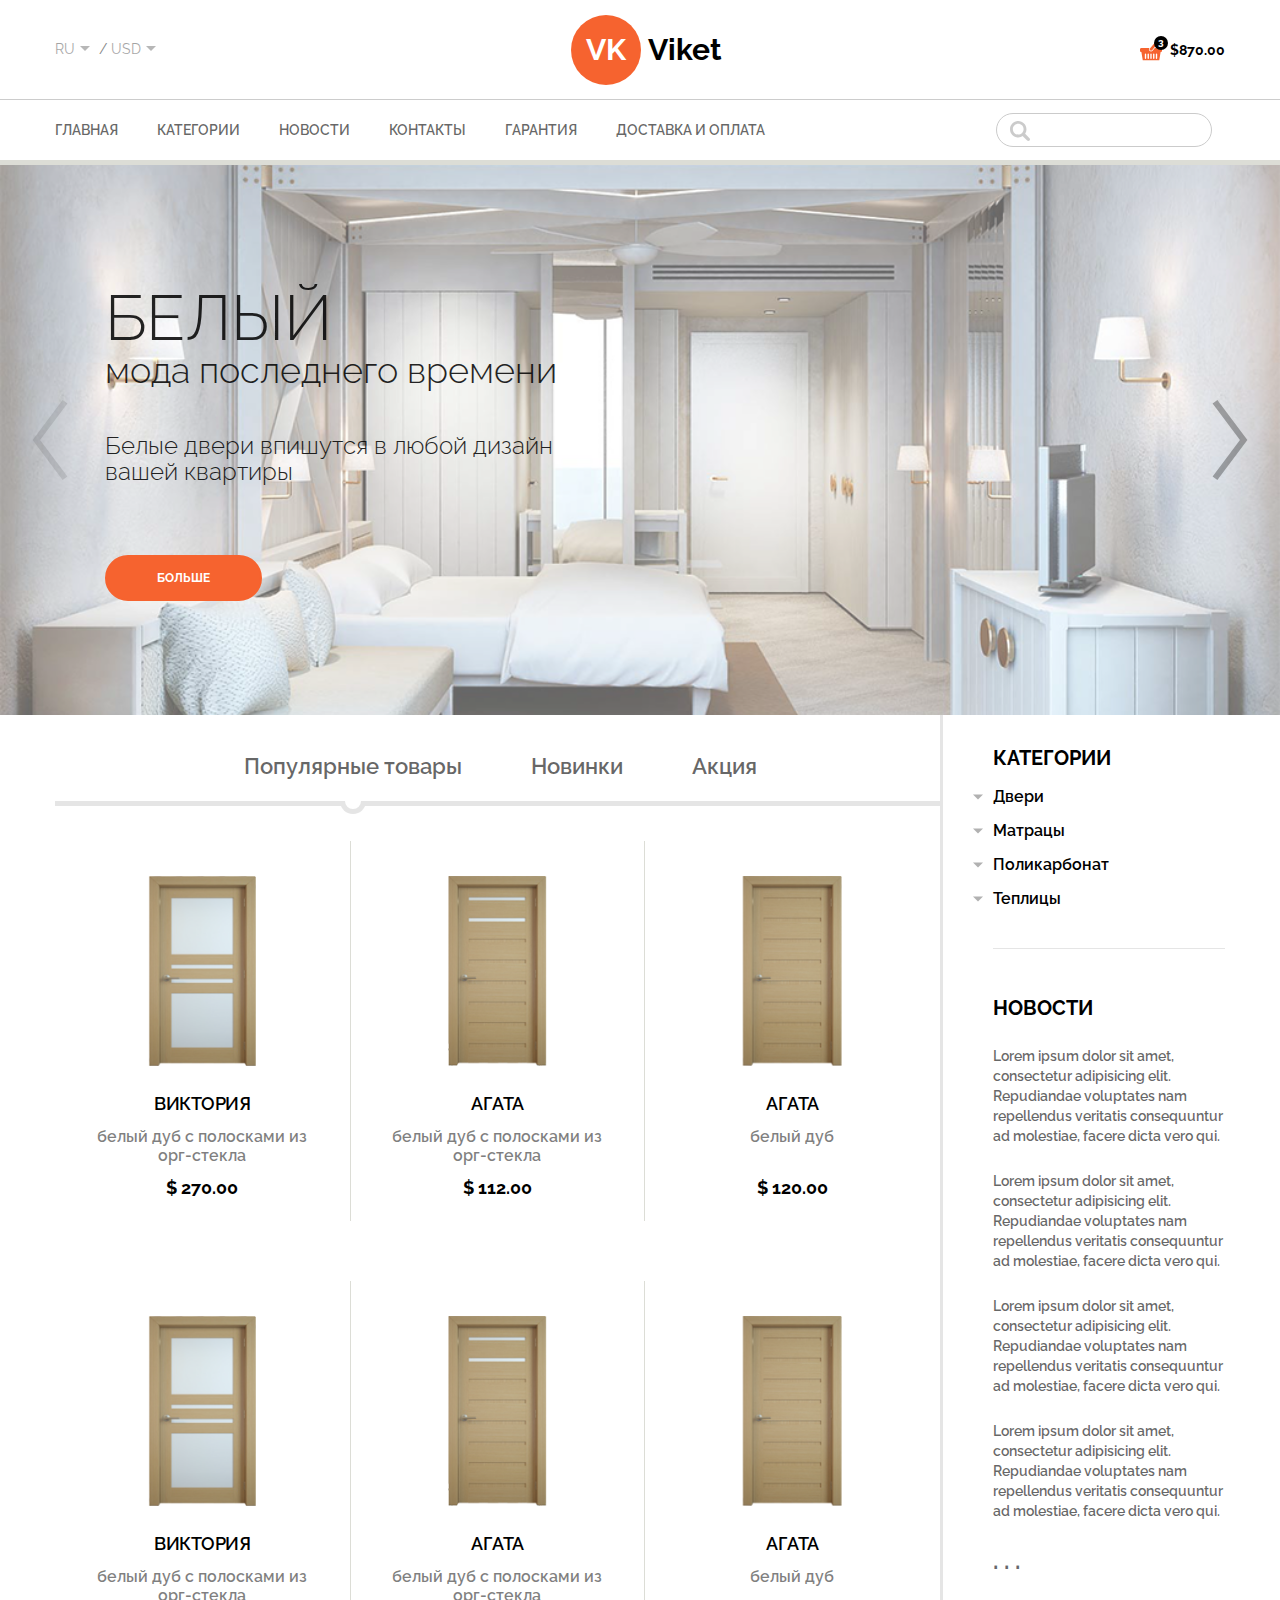
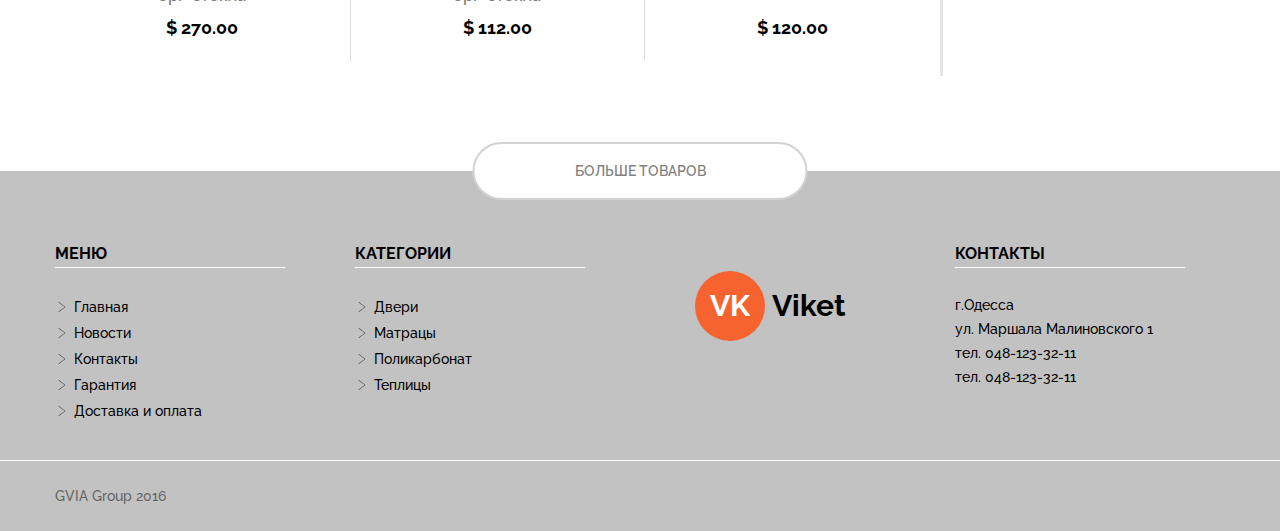
<file: index.html>
<!DOCTYPE html>
<html lang="en">
<head>
    <meta charset="UTF-8">
    <meta name="viewport" content="width=device-width,initial-scale=1">
    <title>Viket</title>
    <link href='https://fonts.googleapis.com/css?family=Raleway:400,200,100,300,500,600,700,300italic,400italic' rel='stylesheet' type='text/css'>
    <link rel="stylesheet" href="css/gg-grid.min.css">
    <link rel="stylesheet" href="css/gg-slider.min.css">
    <link rel="stylesheet" href="less/style.css">
</head>
<body data-content-area="1200px">
    <header id="site-header">
        <div class="up-header">
            <div class="wrapper">
                <div class="dropdowns">
                    <div class="select">
                        <span class="selector" data-menu-trigger="#select1">RU</span>
                        <div id="select1" class="select-menu">
                            <ul>
                                <li>RU</li>
                                <li>UK</li>
                                <li>EN</li>
                            </ul>
                        </div>
                    </div>
                    <span class="slash">/</span>
                    <div class="select">
                        <span class="selector" data-menu-trigger="#select2">USD</span>
                        <div id="select2" class="select-menu">
                            <ul>
                                <li>USD</li>
                                <li>PSD</li>
                                <li>LSD</li>
                            </ul>
                        </div>
                    </div>
                </div>
                <span class="logo">
                    <a href="index.html">
                        <span class="pic">VK</span>
                        <span class="logo-name">Viket</span>
                    </a>
                </span>
                <div class="basket">
                    <a href="cart.html">
                        <span class="img-cont" data-basket="3"><img src="img/icons/basket.svg"></span>
                        <span>$870.00</span>
                    </a>
                </div>
                <span class="mob-trigger" data-menu-trigger="#mob"><span class="img-cont"><img src="img/icons/menu-button.svg"></span></span>
            </div>
        </div>
        <div class="nav-cont">
            <div class="wrapper">
                <nav>
                    <ul>
                        <li class="circle-hover"><a href="index.html">Главная</a></li>
                        <li class="circle-hover"><a href="categories.html">Категории</a></li>
                        <li class="circle-hover"><a href="news.html">Новости</a></li>
                        <li class="circle-hover"><a href="contacts.html">Контакты</a></li>
                        <li class="circle-hover"><a href="guarantee.html">Гарантия</a></li>
                        <li class="circle-hover"><a href="delivery.html">Доставка и оплата</a></li>
                    </ul>
                </nav>
                <nav class="tab-menu">
                    <span data-menu-trigger="#tab">Меню</span>
                    <ul id="tab">
                        <li><a href="index.html">Главная</a></li>
                        <li><a href="categories.html">Категории</a></li>
                        <li><a href="news.html">Новости</a></li>
                        <li><a href="contacts.html">Контакты</a></li>
                        <li><a href="guarantee.html">Гарантия</a></li>
                        <li><a href="delivery.html">Доставка и оплата</a></li>
                    </ul>
                </nav>
                <div class="input-block">
                    <input type="text">
                    <span class="img-cont"><img src="img/icons/search.svg"></span>
                </div>
            </div>
        </div>
        <div class="banner">
            <div class="slider">
                <div class="slider-content">
                    <div class="slide">
                        <div class="img-cont"><img src="img/posts/slider-1.png"></div>
                        <div class="slider-face">
                            <div class="wrapper">
                                <div class="text-cont">
                                    <h2>Белый</h2>
                                    <h3>мода последнего времени</h3>
                                    <h4>Белые двери впишутся в любой дизайн вашей квартиры</h4>
                                </div>
                                <span class="btn">Больше</span>
                            </div>
                        </div>
                    </div>
                    <div class="slide">
                        <div class="img-cont"><img src="img/posts/bed-bedroom-room-furniture.jpg"></div>
                        <div class="slider-face">
                            <div class="wrapper">
                                <div class="text-cont">
                                    <h2>Чёрный</h2>
                                    <h3>мода последнего времени</h3>
                                    <h4>Чёрные двери впишутся в любой дизайн вашей квартиры</h4>
                                </div>
                                <span class="btn">Больше</span>
                            </div>
                        </div>
                    </div>
                    <div class="slide">
                        <div class="img-cont"><img src="img/posts/pexels-photo-26139.jpg"></div>
                        <div class="slider-face">
                            <div class="wrapper">
                                <div class="text-cont">
                                    <h2>Красный</h2>
                                    <h3>мода последнего времени</h3>
                                    <h4>Красные двери впишутся в любой дизайн вашей квартиры</h4>
                                </div>
                                <span class="btn">Больше</span>
                            </div>
                        </div>
                    </div>
                </div>
                <div class="ctrl ctrl-left">
                    <div class="img-cont"><img src="img/icons/left.svg"></div>
                </div>
                <div class="ctrl ctrl-right">
                    <div class="img-cont"><img src="img/icons/right.svg"></div>
                </div>
            </div>
        </div>
    </header>
    <main id="site-content">
        <div class="wrapper">
            <div class="row-12 more-cont">
                <div class="col lg-9 md-9 sm-9 xs-12 right-none">
                    <div class="products">
                        <div class="tabs-container">
                            <div class="tabs-controllers ">
                                <ul>
                                    <li class="circle-hover active-controller" data-target="#tab-1">Популярные товары</li>
                                    <li class="circle-hover padding-mob" data-target="#tab-2">Новинки</li>
                                    <li class="circle-hover" data-target="#tab-3">Акция</li>
                                </ul>
                            </div>
                            <div class="tabs">
                                <div id="tab-1" class="tab active-tab">
                                    <div class="row-12">
                                        <div class="wrapper">
                                            <div class="col lg-4 md-6 xs-12">
                                                <div class="tab-item">
                                                    <div class="img-cont">
                                                        <img src="img/posts/door-1.png">
                                                    </div>
                                                    <div class="text-cont">
                                                        <h4 class="item-headline">Виктория</h4>
                                                        <div class="info">белый дуб с полосками из орг-стекла</div>
                                                        <div class="price">$ 270.00</div>
                                                    </div>
                                                    <div class="absolute"><div class="btn">Купить</div></div>
                                                </div>
                                            </div>
                                            <div class="col lg-4 md-6 xs-12 product-border">
                                                <div class="tab-item">
                                                    <div class="img-cont">
                                                        <img src="img/posts/door-2.png">
                                                    </div>
                                                    <div class="text-cont">
                                                        <h4 class="item-headline">Агата</h4>
                                                        <div class="info">белый дуб с полосками из орг-стекла</div>
                                                        <div class="price">$ 112.00</div>
                                                    </div>
                                                    <div class="absolute"><div class="btn">Купить</div></div>
                                                </div>
                                            </div>
                                            <div class="col lg-4 md-6 xs-12">
                                                <div class="tab-item">
                                                    <div class="img-cont">
                                                        <img src="img/posts/door-3.png">
                                                    </div>
                                                    <div class="text-cont">
                                                        <h4 class="item-headline">Агата</h4>
                                                        <div class="info">белый дуб</div>
                                                        <div class="price">$ 120.00</div>
                                                    </div>
                                                    <div class="absolute"><div class="btn">Купить</div></div>
                                                </div>
                                            </div>
                                            <div class="col lg-4 md-6 xs-12">
                                                <div class="tab-item">
                                                    <div class="img-cont">
                                                        <img src="img/posts/door-1.png">
                                                    </div>
                                                    <div class="text-cont">
                                                        <h4 class="item-headline">Виктория</h4>
                                                        <div class="info">белый дуб с полосками из орг-стекла</div>
                                                        <div class="price">$ 270.00</div>
                                                    </div>
                                                    <div class="absolute"><div class="btn">Купить</div></div>
                                                </div>
                                            </div>
                                            <div class="col lg-4 md-6 xs-12 product-border">
                                                <div class="tab-item">
                                                    <div class="img-cont">
                                                        <img src="img/posts/door-2.png">
                                                    </div>
                                                    <div class="text-cont">
                                                        <h4 class="item-headline">Агата</h4>
                                                        <div class="info">белый дуб с полосками из орг-стекла</div>
                                                        <div class="price">$ 112.00</div>
                                                    </div>
                                                    <div class="absolute"><div class="btn">Купить</div></div>
                                                </div>
                                            </div>
                                            <div class="col lg-4 md-6 xs-12">
                                                <div class="tab-item">
                                                    <div class="img-cont">
                                                        <img src="img/posts/door-3.png">
                                                    </div>
                                                    <div class="text-cont">
                                                        <h4 class="item-headline">Агата</h4>
                                                        <div class="info">белый дуб</div>
                                                        <div class="price">$ 120.00</div>
                                                    </div>
                                                    <div class="absolute"><div class="btn">Купить</div></div>
                                                </div>
                                            </div>
                                        </div>
                                    </div>
                                </div>
                                <div id="tab-2" class="tab">
                                    <div class="row-12">
                                        <div class="wrapper">
                                            <div class="col lg-4 md-6 xs-12">
                                                <div class="tab-item">
                                                    <div class="img-cont">
                                                        <img src="img/posts/door-1.png">
                                                    </div>
                                                    <div class="text-cont">
                                                        <h4 class="item-headline">Виктория</h4>
                                                        <div class="info">белый дуб с полосками из орг-стекла</div>
                                                        <div class="price">$ 270.00</div>
                                                    </div>
                                                    <div class="absolute"><div class="btn">Купить</div></div>
                                                </div>
                                            </div>
                                            <div class="col lg-4 md-6 xs-12 product-border">
                                                <div class="tab-item">
                                                    <div class="img-cont">
                                                        <img src="img/posts/door-2.png">
                                                    </div>
                                                    <div class="text-cont">
                                                        <h4 class="item-headline">Агата</h4>
                                                        <div class="info">белый дуб с полосками из орг-стекла</div>
                                                        <div class="price">$ 112.00</div>
                                                    </div>
                                                    <div class="absolute"><div class="btn">Купить</div></div>
                                                </div>
                                            </div>
                                            <div class="col lg-4 md-6 xs-12">
                                                <div class="tab-item">
                                                    <div class="img-cont">
                                                        <img src="img/posts/door-3.png">
                                                    </div>
                                                    <div class="text-cont">
                                                        <h4 class="item-headline">Агата</h4>
                                                        <div class="info">белый дуб</div>
                                                        <div class="price">$ 120.00</div>
                                                    </div>
                                                    <div class="absolute"><div class="btn">Купить</div></div>
                                                </div>
                                            </div>
                                            <div class="col lg-4 md-6 xs-12">
                                                <div class="tab-item">
                                                    <div class="img-cont">
                                                        <img src="img/posts/door-1.png">
                                                    </div>
                                                    <div class="text-cont">
                                                        <h4 class="item-headline">Виктория</h4>
                                                        <div class="info">белый дуб с полосками из орг-стекла</div>
                                                        <div class="price">$ 270.00</div>
                                                    </div>
                                                    <div class="absolute"><div class="btn">Купить</div></div>
                                                </div>
                                            </div>
                                            <div class="col lg-4 md-6 xs-12 product-border">
                                                <div class="tab-item">
                                                    <div class="img-cont">
                                                        <img src="img/posts/door-2.png">
                                                    </div>
                                                    <div class="text-cont">
                                                        <h4 class="item-headline">Агата</h4>
                                                        <div class="info">белый дуб с полосками из орг-стекла</div>
                                                        <div class="price">$ 112.00</div>
                                                    </div>
                                                    <div class="absolute"><div class="btn">Купить</div></div>
                                                </div>
                                            </div>
                                            <div class="col lg-4 md-6 xs-12">
                                                <div class="tab-item">
                                                    <div class="img-cont">
                                                        <img src="img/posts/door-3.png">
                                                    </div>
                                                    <div class="text-cont">
                                                        <h4 class="item-headline">Агата</h4>
                                                        <div class="info">белый дуб</div>
                                                        <div class="price">$ 120.00</div>
                                                    </div>
                                                    <div class="absolute"><div class="btn">Купить</div></div>
                                                </div>
                                            </div>
                                        </div>
                                    </div>
                                </div>
                                <div id="tab-3" class="tab">
                                    <div class="row-12">
                                        <div class="wrapper">
                                            <div class="col lg-4 md-6 xs-12">
                                                <div class="tab-item">
                                                    <div class="img-cont">
                                                        <img src="img/posts/door-1.png">
                                                    </div>
                                                    <div class="text-cont">
                                                        <h4 class="item-headline">Виктория</h4>
                                                        <div class="info">белый дуб с полосками из орг-стекла</div>
                                                        <div class="price">$ 270.00</div>
                                                    </div>
                                                    <div class="absolute"><div class="btn">Купить</div></div>
                                                </div>
                                            </div>
                                            <div class="col lg-4 md-6 xs-12 product-border">
                                                <div class="tab-item">
                                                    <div class="img-cont">
                                                        <img src="img/posts/door-2.png">
                                                    </div>
                                                    <div class="text-cont">
                                                        <h4 class="item-headline">Агата</h4>
                                                        <div class="info">белый дуб с полосками из орг-стекла</div>
                                                        <div class="price">$ 112.00</div>
                                                    </div>
                                                    <div class="absolute"><div class="btn">Купить</div></div>
                                                </div>
                                            </div>
                                            <div class="col lg-4 md-6 xs-12">
                                                <div class="tab-item">
                                                    <div class="img-cont">
                                                        <img src="img/posts/door-3.png">
                                                    </div>
                                                    <div class="text-cont">
                                                        <h4 class="item-headline">Агата</h4>
                                                        <div class="info">белый дуб</div>
                                                        <div class="price">$ 120.00</div>
                                                    </div>
                                                    <div class="absolute"><div class="btn">Купить</div></div>
                                                </div>
                                            </div>
                                            <div class="col lg-4 md-6 xs-12">
                                                <div class="tab-item">
                                                    <div class="img-cont">
                                                        <img src="img/posts/door-1.png">
                                                    </div>
                                                    <div class="text-cont">
                                                        <h4 class="item-headline">Виктория</h4>
                                                        <div class="info">белый дуб с полосками из орг-стекла</div>
                                                        <div class="price">$ 270.00</div>
                                                    </div>
                                                    <div class="absolute"><div class="btn">Купить</div></div>
                                                </div>
                                            </div>
                                            <div class="col lg-4 md-6 xs-12 product-border">
                                                <div class="tab-item">
                                                    <div class="img-cont">
                                                        <img src="img/posts/door-2.png">
                                                    </div>
                                                    <div class="text-cont">
                                                        <h4 class="item-headline">Агата</h4>
                                                        <div class="info">белый дуб с полосками из орг-стекла</div>
                                                        <div class="price">$ 112.00</div>
                                                    </div>
                                                    <div class="absolute"><div class="btn">Купить</div></div>
                                                </div>
                                            </div>
                                            <div class="col lg-4 md-6 xs-12">
                                                <div class="tab-item">
                                                    <div class="img-cont">
                                                        <img src="img/posts/door-3.png">
                                                    </div>
                                                    <div class="text-cont">
                                                        <h4 class="item-headline">Агата</h4>
                                                        <div class="info">белый дуб</div>
                                                        <div class="price">$ 120.00</div>
                                                    </div>
                                                    <div class="absolute"><div class="btn">Купить</div></div>
                                                </div>
                                            </div>
                                        </div>
                                    </div>
                                </div>
                            </div>
                        </div>
                    </div>
                </div>
                <div class="col lg-3 md-3 left-none">
                    <aside>
                        <section>
                            <h2 class="aside-headline">Категории</h2>
                            <ul class="ac-menu">
                                <li class="menu-item">
                                    <input type="checkbox" id="group-1">
                                    <label for="group-1"><span class="absolute"></span>Двери</label>
                                    <ul class="menu-cont small">
                                        <li>- Геодезический купол</li>
                                        <li>- Теплица Митлайдера</li>
                                        <li>- Солнечный вегетарий</li>
                                    </ul>
                                </li>
                                <li class="menu-item">
                                    <input type="checkbox" id="group-2">
                                    <label for="group-2"><span class="absolute"></span>Матрацы</label>
                                    <ul class="menu-cont small">
                                        <li>- Геодезический купол</li>
                                        <li>- Теплица Митлайдера</li>
                                        <li>- Солнечный вегетарий</li>
                                    </ul>
                                </li>
                                <li class="menu-item">
                                    <input type="checkbox" id="group-3">
                                    <label for="group-3"><span class="absolute"></span>Поликарбонат</label>
                                    <ul class="menu-cont small">
                                        <li>- Геодезический купол</li>
                                        <li>- Теплица Митлайдера</li>
                                        <li>- Солнечный вегетарий</li>
                                    </ul>
                                </li>
                                <li class="menu-item">
                                    <input type="checkbox" id="group-4">
                                    <label for="group-4"><span class="absolute"></span>Теплицы</label>
                                    <ul class="menu-cont small">
                                        <li>- Геодезический купол</li>
                                        <li>- Теплица Митлайдера</li>
                                        <li>- Солнечный вегетарий</li>
                                    </ul>
                                </li>
                            </ul>
                        </section>
                        <section>
                            <h2 class="aside-headline">Новости</h2>
                            <article><a>Lorem ipsum dolor sit amet, consectetur adipisicing elit. Repudiandae voluptates nam repellendus veritatis consequuntur ad molestiae, facere dicta vero qui.</a></article>
                            <article><a>Lorem ipsum dolor sit amet, consectetur adipisicing elit. Repudiandae voluptates nam repellendus veritatis consequuntur ad molestiae, facere dicta vero qui.</a></article>
                            <article><a>Lorem ipsum dolor sit amet, consectetur adipisicing elit. Repudiandae voluptates nam repellendus veritatis consequuntur ad molestiae, facere dicta vero qui.</a></article>
                            <article><a>Lorem ipsum dolor sit amet, consectetur adipisicing elit. Repudiandae voluptates nam repellendus veritatis consequuntur ad molestiae, facere dicta vero qui.</a></article>
                            <article><a>. . .</a></article>
                        </section>
                    </aside>
                </div>
                <div class="absolute-more btn">Больше товаров</div>
            </div>
        </div>
    </main>
    <footer id="site-footer">
        <div class="up-foot">
            <div class="wrapper">
                <div class="row-12">
                    <div class="col lg-3 md-3 sm-6 xs-12">
                        <div class="foot-item">
                            <h4 class="foot-heading">Меню</h4>
                            <ul>
                                <li><span class="img-cont"><img src="img/icons/arrow-list.svg"></span><a>Главная</a></li>
                                <li><span class="img-cont"><img src="img/icons/arrow-list.svg"></span><a>Новости</a></li>
                                <li><span class="img-cont"><img src="img/icons/arrow-list.svg"></span><a>Контакты</a></li>
                                <li><span class="img-cont"><img src="img/icons/arrow-list.svg"></span><a>Гарантия</a></li>
                                <li><span class="img-cont"><img src="img/icons/arrow-list.svg"></span><a>Доставка и оплата</a></li>
                            </ul>
                        </div>
                    </div>
                    <div class="col lg-3 md-3 sm-6 xs-12">
                        <div class="foot-item">
                            <h4 class="foot-heading">Категории</h4>
                            <ul>
                                <li><span class="img-cont"><img src="img/icons/arrow-list.svg"></span><a>Двери</a></li>
                                <li><span class="img-cont"><img src="img/icons/arrow-list.svg"></span><a>Матрацы</a></li>
                                <li><span class="img-cont"><img src="img/icons/arrow-list.svg"></span><a>Поликарбонат</a></li>
                                <li><span class="img-cont"><img src="img/icons/arrow-list.svg"></span><a>Теплицы</a></li>
                            </ul>
                        </div>
                    </div>
                    <div class="col lg-3 md-3 sm-6 xs-12">
                        <div class="foot-item">
                            <div class="logo">
                                <a href="index.html">
                                    <span class="pic">VK</span>
                                    <span>Viket</span>
                                </a>
                            </div>
                        </div>
                    </div>
                    <div class="col lg-3 md-3 sm-6 xs-12">
                        <div class="foot-item">
                            <h4 class="foot-heading">Контакты</h4>
                            <ul>
                                <li>г.Одесса</li>
                                <li>ул. Маршала Малиновского 1</li>
                                <li>тел. 048-123-32-11</li>
                                <li>тел. 048-123-32-11</li>
                            </ul>
                        </div>
                    </div>
                </div>
            </div>
        </div>
        <div class="down-foot">
            <div class="wrapper">
                <a href="https://gviagroup.com/"><span class="left-foot">GVIA Group 2016</span></a>
            </div>
        </div>
    </footer>

    <nav class="mob-menu">
        <ul id="mob">
            <li class="close-btn"><div class="img-cont close" data-menu-trigger="#mob"><img src="img/icons/close.svg"></div></li>
            <li><a href="index.html">Главная</a></li>
            <li><a href="categories.html">Категории</a></li>
            <li><a href="news.html">Новости</a></li>
            <li><a href="contacts.html">Контакты</a></li>
            <li><a href="guarantee.html">Гарантия</a></li>
            <li><a href="delivery.html">Доставка и оплата</a></li>
        </ul>
    </nav>

    <script src="js/jquery-2.2.0.min.js"></script>
<!--    <script src="//cdnjs.cloudflare.com/ajax/libs/less.js/2.6.1/less.min.js"></script>-->
    <script src="js/gg-slider.min.js"></script>
    <script src="js/function.js"></script>
    <script src="js/main.js"></script>
</body>
</html>
</file>
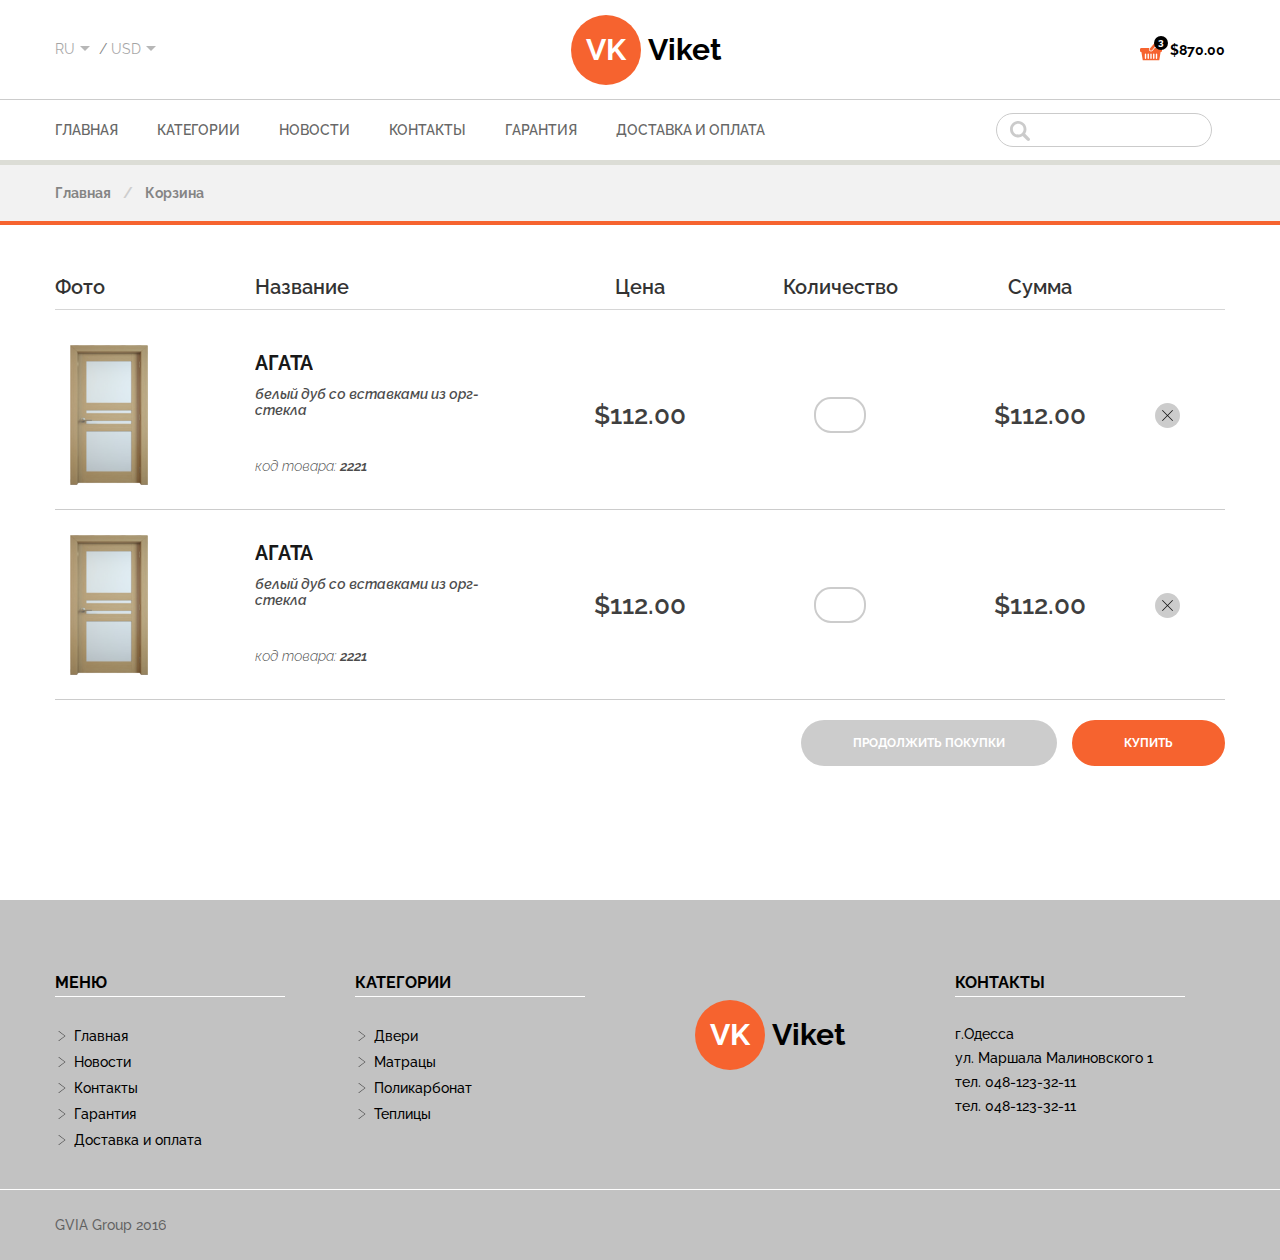
<file: cart.html>
<!DOCTYPE html>
<html lang="en">
<head>
    <meta charset="UTF-8">
    <meta name="viewport" content="width=device-width,initial-scale=1">
    <title>Viket</title>
    <link href='https://fonts.googleapis.com/css?family=Raleway:400,200,100,300,500,600,700,300italic,400italic' rel='stylesheet' type='text/css'>
    <link rel="stylesheet" href="css/gg-grid.min.css">
    <link rel="stylesheet" href="css/gg-slider.min.css">
    <link rel="stylesheet" href="css/normalize.css">
    <link rel="stylesheet" href="css/ion.rangeSlider.css">
    <link rel="stylesheet" href="css/ion.rangeSlider.skinHTML5.css">
    <link rel="stylesheet" href="less/style.css">
</head>
<body data-content-area="1200px">
    <header id="site-header">
        <div class="up-header">
            <div class="wrapper">
                <div class="dropdowns">
                    <div class="select">
                        <span class="selector" data-menu-trigger="#select1">RU</span>
                        <div id="select1" class="select-menu">
                            <ul>
                                <li>RU</li>
                                <li>UK</li>
                                <li>EN</li>
                            </ul>
                        </div>
                    </div>
                    <span class="slash">/</span>
                    <div class="select">
                        <span class="selector" data-menu-trigger="#select2">USD</span>
                        <div id="select2" class="select-menu">
                            <ul>
                                <li>USD</li>
                                <li>PSD</li>
                                <li>LSD</li>
                            </ul>
                        </div>
                    </div>
                </div>
                <span class="logo">
                    <a href="index.html">
                        <span class="pic">VK</span>
                        <span class="logo-name">Viket</span>
                    </a>
                </span>
                <div class="basket">
                    <a href="cart.html">
                        <span class="img-cont" data-basket="3"><img src="img/icons/basket.svg"></span>
                        <span>$870.00</span>
                    </a>
                </div>
                <span class="mob-trigger" data-menu-trigger="#mob"><span class="img-cont"><img src="img/icons/menu-button.svg"></span></span>
            </div>
        </div>
        <div class="nav-cont">
            <div class="wrapper">
                <nav>
                    <ul>
                        <li class="circle-hover"><a href="index.html">Главная</a></li>
                        <li class="circle-hover"><a href="categories.html">Категории</a></li>
                        <li class="circle-hover"><a href="news.html">Новости</a></li>
                        <li class="circle-hover"><a href="contacts.html">Контакты</a></li>
                        <li class="circle-hover"><a href="guarantee.html">Гарантия</a></li>
                        <li class="circle-hover"><a href="delivery.html">Доставка и оплата</a></li>
                    </ul>
                </nav>
                <nav class="tab-menu">
                    <span data-menu-trigger="#tab">Меню</span>
                    <ul id="tab">
                        <li><a href="index.html">Главная</a></li>
                        <li><a href="categories.html">Категории</a></li>
                        <li><a href="news.html">Новости</a></li>
                        <li><a href="contacts.html">Контакты</a></li>
                        <li><a href="guarantee.html">Гарантия</a></li>
                        <li><a href="delivery.html">Доставка и оплата</a></li>
                    </ul>
                </nav>
                <div class="input-block">
                    <input type="text">
                    <span class="img-cont"><img src="img/icons/search.svg"></span>
                </div>
            </div>
        </div>
        <div class="breadcrumbs">
            <div class="wrapper">
                <div class="float-left">
                    <a>Главная</a>
                    <span class="slash">/</span>
                    <a>Корзина</a>
                </div>
            </div>
        </div>
    </header>
    <main id="site-content">
        <div class="wrapper">
            <div class="cart">
                <div class="cart-head hidden-xs visible-sm">
                    <div class="row-12">
                        <div class="col lg-2 ta-left">Фото</div>
                        <div class="col lg-3 ta-left">Название</div>
                        <div class="col lg-2">Цена</div>
                        <div class="col lg-2">Количество</div>
                        <div class="col lg-2">Сумма</div>
                        <div class="col lg-1"></div>
                    </div>
                </div>
                <div class="cart-item">
                    <div class="row-12">
                        <div class="col lg-2 xs-5 ta-left">
                            <div class="img-cont prod"><img src="img/posts/door-1.png"></div>
                        </div>
                        <div class="col lg-3 xs-7 ta-left">
                            <h4 class="prod-headline">Агата</h4>
                            <div class="info">Белый дуб со вставками из орг-стекла</div>
                            <div class="code">Код товара: <span class="numb">2221</span></div>
                        </div>
                        <div class="col lg-2 xs-3">
                            <span class="price">$112.00</span>
                        </div>
                        <div class="col lg-2 xs-3">
                            <input type="number" min="0" max="99">
                        </div>
                        <div class="col lg-2 xs-3">
                            <span class="sum">$112.00</span>
                        </div>
                        <div class="col lg-1 xs-3">
                            <div class="img-cont remove"><img src="img/icons/remove.svg"></div>
                        </div>
                    </div>
                </div>
                <div class="cart-item">
                    <div class="row-12">
                        <div class="col lg-2 xs-5 ta-left">
                            <div class="img-cont prod"><img src="img/posts/door-1.png"></div>
                        </div>
                        <div class="col lg-3 xs-7 ta-left">
                            <h4 class="prod-headline">Агата</h4>
                            <div class="info">Белый дуб со вставками из орг-стекла</div>
                            <div class="code">Код товара: <span class="numb">2221</span></div>
                        </div>
                        <div class="col lg-2 xs-3">
                            <span class="price">$112.00</span>
                        </div>
                        <div class="col lg-2 xs-3">
                            <input type="number" min="0" max="99">
                        </div>
                        <div class="col lg-2 xs-3">
                            <span class="sum">$112.00</span>
                        </div>
                        <div class="col lg-1 xs-3">
                            <div class="img-cont remove"><img src="img/icons/remove.svg"></div>
                        </div>
                    </div>
                </div>
                <div class="btns float-right">
                    <div class="btn unactive float-left">Продолжить покупки</div>
                    <div class="btn float-left">Купить</div>
                </div>
            </div>
        </div>
    </main>
    <footer id="site-footer">
        <div class="up-foot">
            <div class="wrapper">
                <div class="row-12">
                    <div class="col lg-3 md-3 sm-6 xs-12">
                        <div class="foot-item">
                            <h4 class="foot-heading">Меню</h4>
                            <ul>
                                <li><span class="img-cont"><img src="img/icons/arrow-list.svg"></span><a>Главная</a></li>
                                <li><span class="img-cont"><img src="img/icons/arrow-list.svg"></span><a>Новости</a></li>
                                <li><span class="img-cont"><img src="img/icons/arrow-list.svg"></span><a>Контакты</a></li>
                                <li><span class="img-cont"><img src="img/icons/arrow-list.svg"></span><a>Гарантия</a></li>
                                <li><span class="img-cont"><img src="img/icons/arrow-list.svg"></span><a>Доставка и оплата</a></li>
                            </ul>
                        </div>
                    </div>
                    <div class="col lg-3 md-3 sm-6 xs-12">
                        <div class="foot-item">
                            <h4 class="foot-heading">Категории</h4>
                            <ul>
                                <li><span class="img-cont"><img src="img/icons/arrow-list.svg"></span><a>Двери</a></li>
                                <li><span class="img-cont"><img src="img/icons/arrow-list.svg"></span><a>Матрацы</a></li>
                                <li><span class="img-cont"><img src="img/icons/arrow-list.svg"></span><a>Поликарбонат</a></li>
                                <li><span class="img-cont"><img src="img/icons/arrow-list.svg"></span><a>Теплицы</a></li>
                            </ul>
                        </div>
                    </div>
                    <div class="col lg-3 md-3 sm-6 xs-12">
                        <div class="foot-item">
                            <div class="logo">
                                <a href="index.html">
                                    <span class="pic">VK</span>
                                    <span>Viket</span>
                                </a>
                            </div>
                        </div>
                    </div>
                    <div class="col lg-3 md-3 sm-6 xs-12">
                        <div class="foot-item">
                            <h4 class="foot-heading">Контакты</h4>
                            <ul>
                                <li>г.Одесса</li>
                                <li>ул. Маршала Малиновского 1</li>
                                <li>тел. 048-123-32-11</li>
                                <li>тел. 048-123-32-11</li>
                            </ul>
                        </div>
                    </div>
                </div>
            </div>
        </div>
        <div class="down-foot">
            <div class="wrapper">
                <a href="https://gviagroup.com/"><span class="left-foot">GVIA Group 2016</span></a>
            </div>
        </div>
    </footer>

   <nav class="mob-menu">
        <div class="img-cont close" data-menu-trigger="#mob"><img src="img/icons/close.svg"></div>
        <ul id="mob">
            <li><a href="index.html">Главная</a></li>
            <li><a href="categories.html">Категории</a></li>
            <li><a href="news.html">Новости</a></li>
            <li><a href="contacts.html">Контакты</a></li>
            <li><a href="guarantee.html">Гарантия</a></li>
            <li><a href="delivery.html">Доставка и оплата</a></li>
        </ul>
    </nav>

    <script src="js/jquery-2.2.0.min.js"></script>
    <script src="js/ion.rangeSlider.min.js"></script>
<!--    <script src="//cdnjs.cloudflare.com/ajax/libs/less.js/2.6.1/less.min.js"></script>-->
    <script src="js/gg-slider.min.js"></script>
    <script src="js/function.js"></script>
    <script src="js/main.js"></script>
</body>
</html>
</file>
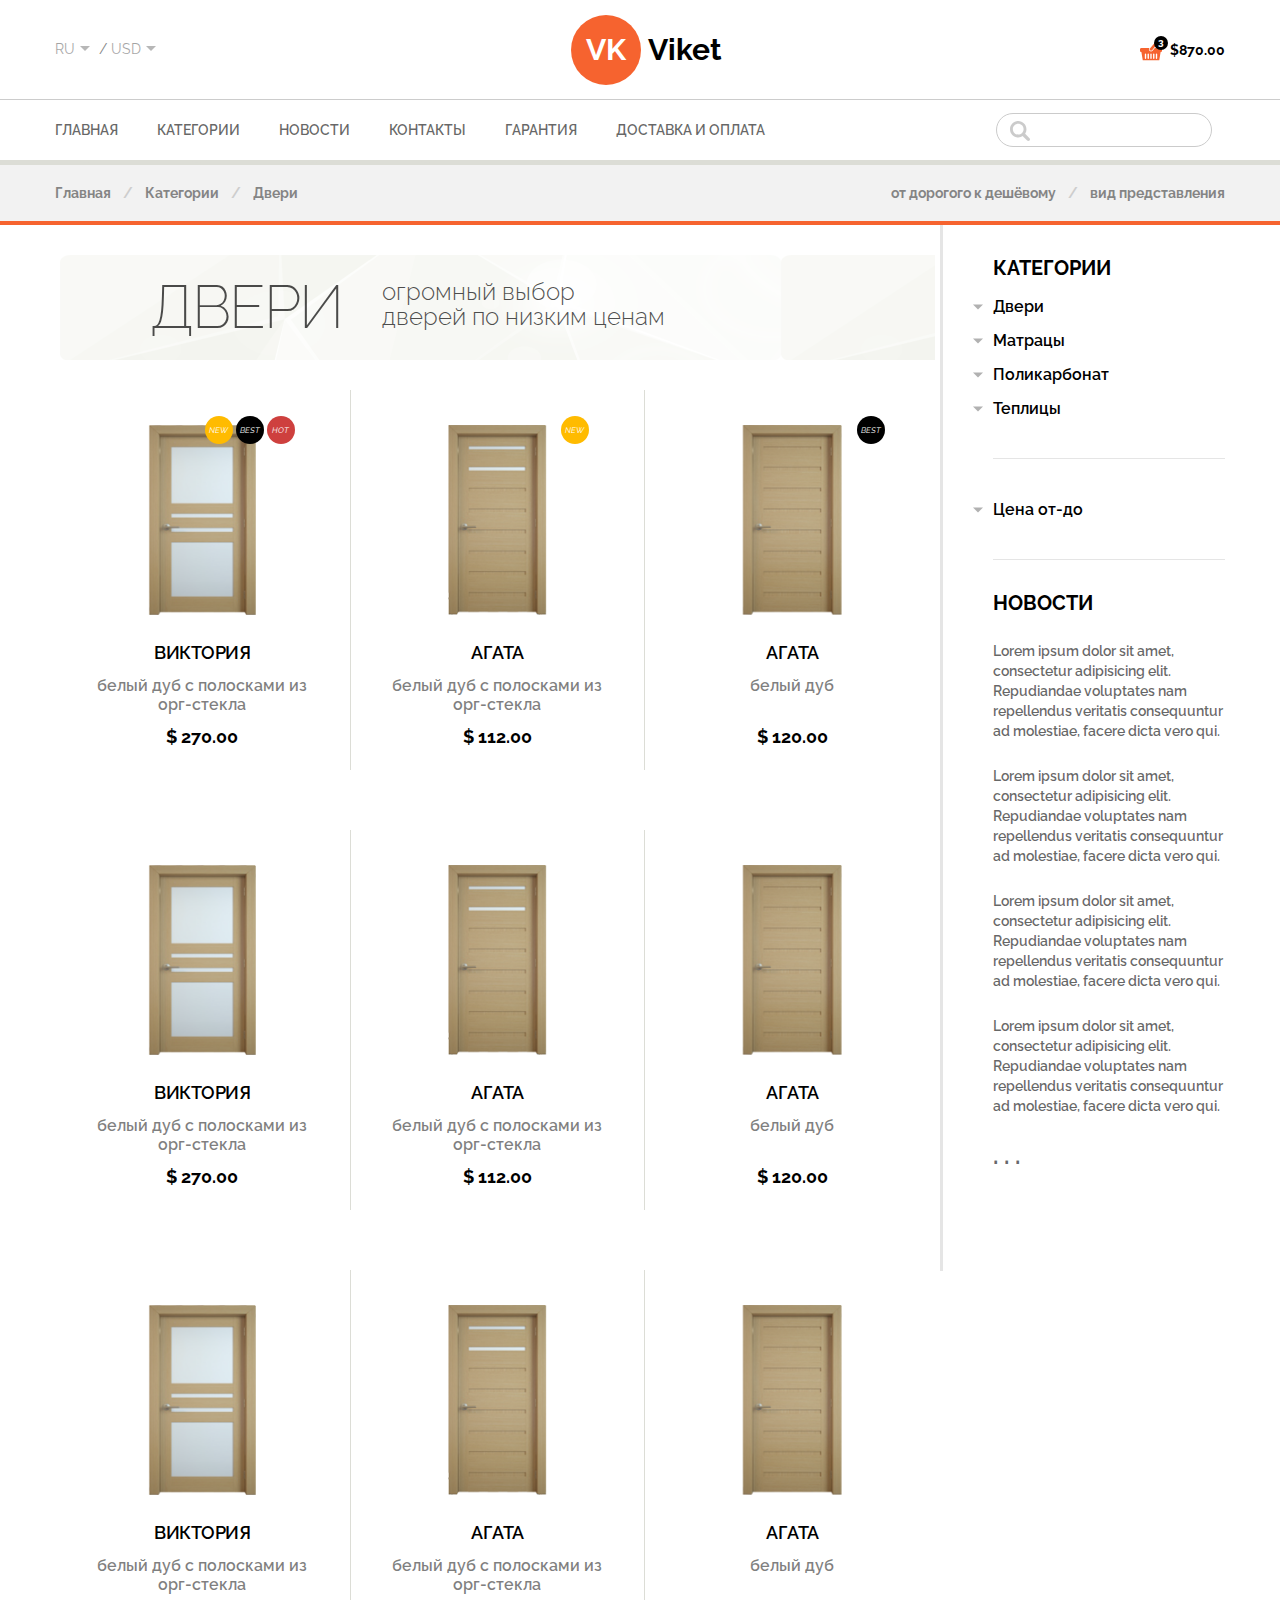
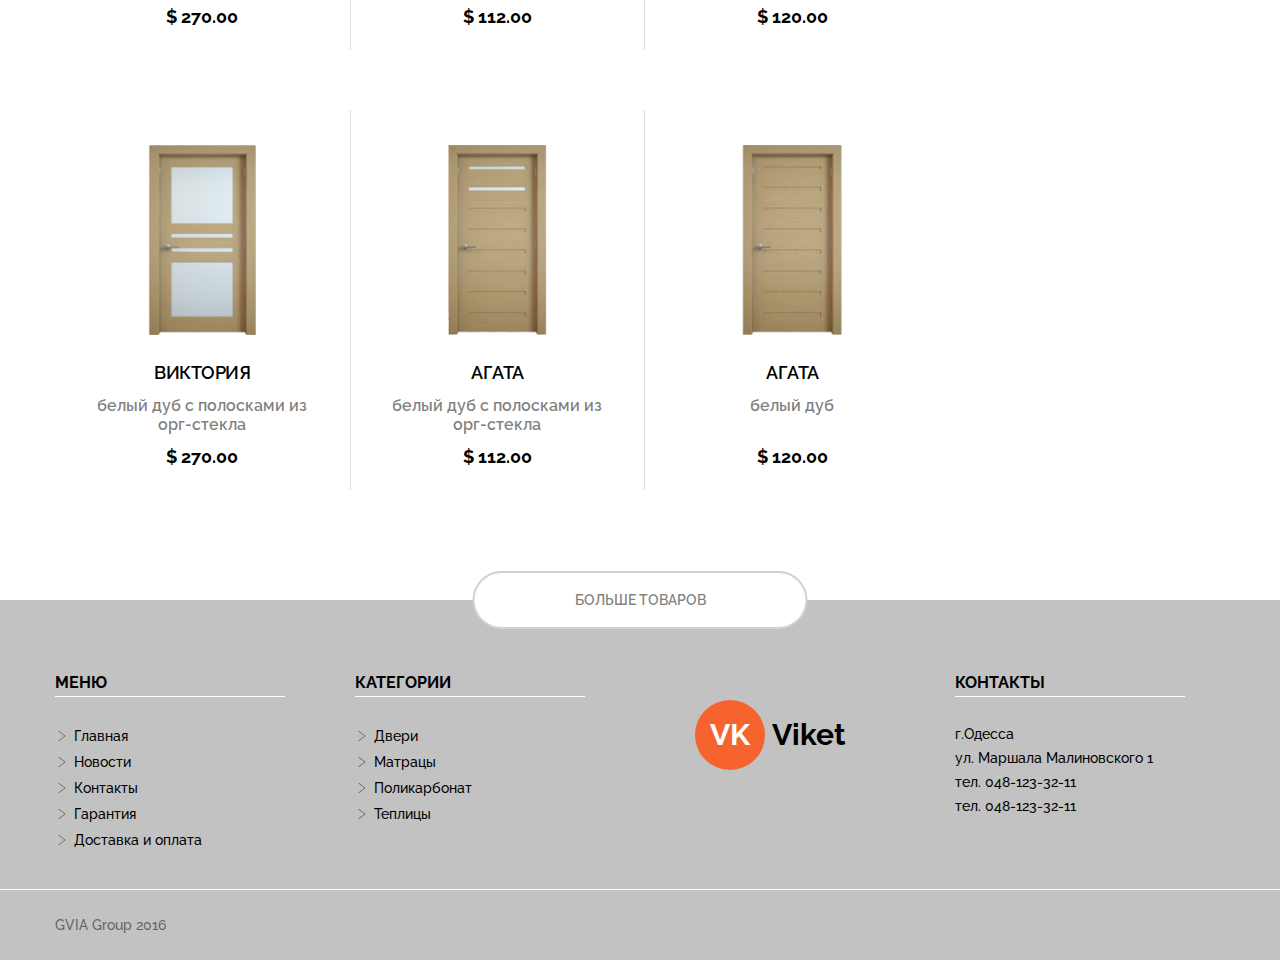
<file: categories.html>
<!DOCTYPE html>
<html lang="en">
<head>
    <meta charset="UTF-8">
    <meta name="viewport" content="width=device-width,initial-scale=1">
    <title>Viket</title>
    <link href='https://fonts.googleapis.com/css?family=Raleway:400,200,100,300,500,600,700,300italic,400italic' rel='stylesheet' type='text/css'>
    <link rel="stylesheet" href="css/gg-grid.min.css">
    <link rel="stylesheet" href="css/gg-slider.min.css">
    <link rel="stylesheet" href="css/normalize.css">
    <link rel="stylesheet" href="css/ion.rangeSlider.css">
    <link rel="stylesheet" href="css/ion.rangeSlider.skinHTML5.css">
    <link rel="stylesheet" href="less/style.css">
</head>
<body data-content-area="1200px">
    <header id="site-header">
        <div class="up-header">
            <div class="wrapper">
                <div class="dropdowns">
                    <div class="select">
                        <span class="selector" data-menu-trigger="#select1">RU</span>
                        <div id="select1" class="select-menu">
                            <ul>
                                <li>RU</li>
                                <li>UK</li>
                                <li>EN</li>
                            </ul>
                        </div>
                    </div>
                    <span class="slash">/</span>
                    <div class="select">
                        <span class="selector" data-menu-trigger="#select2">USD</span>
                        <div id="select2" class="select-menu">
                            <ul>
                                <li>USD</li>
                                <li>PSD</li>
                                <li>LSD</li>
                            </ul>
                        </div>
                    </div>
                </div>
                <span class="logo">
                    <a href="index.html">
                        <span class="pic">VK</span>
                        <span class="logo-name">Viket</span>
                    </a>
                </span>
                <div class="basket">
                    <a href="cart.html">
                        <span class="img-cont" data-basket="3"><img src="img/icons/basket.svg"></span>
                        <span>$870.00</span>
                    </a>
                </div>
                <span class="mob-trigger" data-menu-trigger="#mob"><span class="img-cont"><img src="img/icons/menu-button.svg"></span></span>
            </div>
        </div>
        <div class="nav-cont">
            <div class="wrapper">
                <nav>
                    <ul>
                        <li class="circle-hover"><a href="index.html">Главная</a></li>
                        <li class="circle-hover"><a href="categories.html">Категории</a></li>
                        <li class="circle-hover"><a href="news.html">Новости</a></li>
                        <li class="circle-hover"><a href="contacts.html">Контакты</a></li>
                        <li class="circle-hover"><a href="guarantee.html">Гарантия</a></li>
                        <li class="circle-hover"><a href="delivery.html">Доставка и оплата</a></li>
                    </ul>
                </nav>
                <nav class="tab-menu">
                    <span data-menu-trigger="#tab">Меню</span>
                    <ul id="tab">
                        <li><a href="index.html">Главная</a></li>
                        <li><a href="categories.html">Категории</a></li>
                        <li><a href="news.html">Новости</a></li>
                        <li><a href="contacts.html">Контакты</a></li>
                        <li><a href="guarantee.html">Гарантия</a></li>
                        <li><a href="delivery.html">Доставка и оплата</a></li>
                    </ul>
                </nav>
                <div class="input-block">
                    <input type="text">
                    <span class="img-cont"><img src="img/icons/search.svg"></span>
                </div>
            </div>
        </div>
        <div class="breadcrumbs triple">
            <div class="wrapper">
                <div class="float-left">
                    <a>Главная</a>
                    <span class="slash">/</span>
                    <a>Категории</a>
                    <span class="slash">/</span>
                    <a>Двери</a>
                </div>
                <div class="float-right">
                    <span>От дорогого к дешёвому</span>
                    <span class="slash">/</span>
                    <span>Вид представления</span>
                </div>
            </div>
        </div>
    </header>
    <main id="site-content">
        <div class="wrapper">
            <div class="row-12 more-cont">
                <div class="col lg-9 md-9 sm-9 xs-12 right-none">
                    <div class="products">
                        <div class="tabs-container">
                            <div class="cat-head-cont">
                                <div class="categories-headline">
                                    <h1 class="main-headline">Двери</h1>
                                    <h4 class="second-headline">Огромный выбор <br>дверей по низким ценам</h4>
                                </div>
                            </div>
                            <div class="tabs">
                                <div class="tab active-tab">
                                    <div class="row-12">
                                        <div class="wrapper">
                                            <div class="col lg-4 md-6 sm-12 xs-12">
                                                <div class="tab-item">
                                                    <div class="img-cont">
                                                        <img src="img/posts/door-1.png">
                                                    </div>
                                                    <div class="text-cont">
                                                        <h4 class="item-headline">Виктория</h4>
                                                        <div class="info">белый дуб с полосками из орг-стекла</div>
                                                        <div class="price">$ 270.00</div>
                                                    </div>
                                                    <div class="product-badges">
                                                        <div class="badge hot">Hot</div>
                                                        <div class="badge best">Best</div>
                                                        <div class="badge new">New</div>
                                                    </div>
                                                    <div class="absolute"><div class="btn"><a href="product.html">Купить</a></div></div>
                                                </div>
                                            </div>
                                            <div class="col lg-4 md-6 sm-12 xs-12 product-border">
                                                <div class="tab-item">
                                                    <div class="img-cont">
                                                        <img src="img/posts/door-2.png">
                                                    </div>
                                                    <div class="text-cont">
                                                        <h4 class="item-headline">Агата</h4>
                                                        <div class="info">белый дуб с полосками из орг-стекла</div>
                                                        <div class="price">$ 112.00</div>
                                                    </div>
                                                    <div class="product-badges">
                                                        <div class="badge new">New</div>
                                                    </div>
                                                    <div class="absolute"><div class="btn"><a href="product.html">Купить</a></div></div>
                                                </div>
                                            </div>
                                            <div class="col lg-4 md-6 sm-12 xs-12">
                                                <div class="tab-item">
                                                    <div class="img-cont">
                                                        <img src="img/posts/door-3.png">
                                                    </div>
                                                    <div class="text-cont">
                                                        <h4 class="item-headline">Агата</h4>
                                                        <div class="info">белый дуб</div>
                                                        <div class="price">$ 120.00</div>
                                                    </div>
                                                    <div class="product-badges">
                                                        <div class="badge best">Best</div>
                                                    </div>
                                                    <div class="absolute"><div class="btn"><a href="product.html">Купить</a></div></div>
                                                </div>
                                            </div>
                                            <div class="col lg-4 md-6 sm-12 xs-12">
                                                <div class="tab-item">
                                                    <div class="img-cont">
                                                        <img src="img/posts/door-1.png">
                                                    </div>
                                                    <div class="text-cont">
                                                        <h4 class="item-headline">Виктория</h4>
                                                        <div class="info">белый дуб с полосками из орг-стекла</div>
                                                        <div class="price">$ 270.00</div>
                                                    </div>
                                                    <div class="absolute"><div class="btn"><a href="product.html">Купить</a></div></div>
                                                </div>
                                            </div>
                                            <div class="col lg-4 md-6 sm-12 xs-12 product-border">
                                                <div class="tab-item">
                                                    <div class="img-cont">
                                                        <img src="img/posts/door-2.png">
                                                    </div>
                                                    <div class="text-cont">
                                                        <h4 class="item-headline">Агата</h4>
                                                        <div class="info">белый дуб с полосками из орг-стекла</div>
                                                        <div class="price">$ 112.00</div>
                                                    </div>
                                                    <div class="absolute"><div class="btn"><a href="product.html">Купить</a></div></div>
                                                </div>
                                            </div>
                                            <div class="col lg-4 md-6 sm-12 xs-12">
                                                <div class="tab-item">
                                                    <div class="img-cont">
                                                        <img src="img/posts/door-3.png">
                                                    </div>
                                                    <div class="text-cont">
                                                        <h4 class="item-headline">Агата</h4>
                                                        <div class="info">белый дуб</div>
                                                        <div class="price">$ 120.00</div>
                                                    </div>
                                                    <div class="absolute"><div class="btn"><a href="product.html">Купить</a></div></div>
                                                </div>
                                            </div>
                                            <div class="col lg-4 md-6 sm-12 xs-12">
                                                <div class="tab-item">
                                                    <div class="img-cont">
                                                        <img src="img/posts/door-1.png">
                                                    </div>
                                                    <div class="text-cont">
                                                        <h4 class="item-headline">Виктория</h4>
                                                        <div class="info">белый дуб с полосками из орг-стекла</div>
                                                        <div class="price">$ 270.00</div>
                                                    </div>
                                                    <div class="absolute"><div class="btn"><a href="product.html">Купить</a></div></div>
                                                </div>
                                            </div>
                                            <div class="col lg-4 md-6 sm-12 xs-12 product-border">
                                                <div class="tab-item">
                                                    <div class="img-cont">
                                                        <img src="img/posts/door-2.png">
                                                    </div>
                                                    <div class="text-cont">
                                                        <h4 class="item-headline">Агата</h4>
                                                        <div class="info">белый дуб с полосками из орг-стекла</div>
                                                        <div class="price">$ 112.00</div>
                                                    </div>
                                                    <div class="absolute"><div class="btn"><a href="product.html">Купить</a></div></div>
                                                </div>
                                            </div>
                                            <div class="col lg-4 md-6 sm-12 xs-12">
                                                <div class="tab-item">
                                                    <div class="img-cont">
                                                        <img src="img/posts/door-3.png">
                                                    </div>
                                                    <div class="text-cont">
                                                        <h4 class="item-headline">Агата</h4>
                                                        <div class="info">белый дуб</div>
                                                        <div class="price">$ 120.00</div>
                                                    </div>
                                                    <div class="absolute"><div class="btn"><a href="product.html">Купить</a></div></div>
                                                </div>
                                            </div>
                                            <div class="col lg-4 md-6 sm-12 xs-12">
                                                <div class="tab-item">
                                                    <div class="img-cont">
                                                        <img src="img/posts/door-1.png">
                                                    </div>
                                                    <div class="text-cont">
                                                        <h4 class="item-headline">Виктория</h4>
                                                        <div class="info">белый дуб с полосками из орг-стекла</div>
                                                        <div class="price">$ 270.00</div>
                                                    </div>
                                                    <div class="absolute"><div class="btn"><a href="product.html">Купить</a></div></div>
                                                </div>
                                            </div>
                                            <div class="col lg-4 md-6 sm-12 xs-12 product-border">
                                                <div class="tab-item">
                                                    <div class="img-cont">
                                                        <img src="img/posts/door-2.png">
                                                    </div>
                                                    <div class="text-cont">
                                                        <h4 class="item-headline">Агата</h4>
                                                        <div class="info">белый дуб с полосками из орг-стекла</div>
                                                        <div class="price">$ 112.00</div>
                                                    </div>
                                                    <div class="absolute"><div class="btn"><a href="product.html">Купить</a></div></div>
                                                </div>
                                            </div>
                                            <div class="col lg-4 md-6 sm-12 xs-12">
                                                <div class="tab-item">
                                                    <div class="img-cont">
                                                        <img src="img/posts/door-3.png">
                                                    </div>
                                                    <div class="text-cont">
                                                        <h4 class="item-headline">Агата</h4>
                                                        <div class="info">белый дуб</div>
                                                        <div class="price">$ 120.00</div>
                                                    </div>
                                                    <div class="absolute"><div class="btn"><a href="product.html">Купить</a></div></div>
                                                </div>
                                            </div>
                                        </div>
                                    </div>
                                </div>
                            </div>
                        </div>
                    </div>
                </div>
                <div class="col lg-3 md-3 sm-3 xs-12 left-none">
                    <aside>
                        <section>
                            <h2 class="aside-headline">Категории</h2>
                            <ul class="ac-menu">
                                <li class="menu-item">
                                    <input type="checkbox" id="group-1">
                                    <label for="group-1"><span class="absolute"></span>Двери</label>
                                    <ul class="menu-cont small">
                                        <li>- Геодезический купол</li>
                                        <li>- Теплица Митлайдера</li>
                                        <li>- Солнечный вегетарий</li>
                                    </ul>
                                </li>
                                <li class="menu-item">
                                    <input type="checkbox" id="group-2">
                                    <label for="group-2"><span class="absolute"></span>Матрацы</label>
                                    <ul class="menu-cont small">
                                        <li>- Геодезический купол</li>
                                        <li>- Теплица Митлайдера</li>
                                        <li>- Солнечный вегетарий</li>
                                    </ul>
                                </li>
                                <li class="menu-item">
                                    <input type="checkbox" id="group-3">
                                    <label for="group-3"><span class="absolute"></span>Поликарбонат</label>
                                    <ul class="menu-cont small">
                                        <li>- Геодезический купол</li>
                                        <li>- Теплица Митлайдера</li>
                                        <li>- Солнечный вегетарий</li>
                                    </ul>
                                </li>
                                <li class="menu-item">
                                    <input type="checkbox" id="group-4">
                                    <label for="group-4"><span class="absolute"></span>Теплицы</label>
                                    <ul class="menu-cont small">
                                        <li>- Геодезический купол</li>
                                        <li>- Теплица Митлайдера</li>
                                        <li>- Солнечный вегетарий</li>
                                    </ul>
                                </li>
                            </ul>
                        </section>
                        <section class="second">
                            <div class="ac-menu">
                                <div class="menu-item">
                                    <input type="checkbox" id="group-5">
                                    <label for="group-5"><span class="absolute"></span>Цена от-до</label>
                                    <div class="menu-cont small">
                                        <input type="text" id="range">
                                    </div>
                                </div>
                            </div>
                        </section>
                        <section>
                            <h2 class="aside-headline">Новости</h2>
                            <article><a>Lorem ipsum dolor sit amet, consectetur adipisicing elit. Repudiandae voluptates nam repellendus veritatis consequuntur ad molestiae, facere dicta vero qui.</a></article>
                            <article><a>Lorem ipsum dolor sit amet, consectetur adipisicing elit. Repudiandae voluptates nam repellendus veritatis consequuntur ad molestiae, facere dicta vero qui.</a></article>
                            <article><a>Lorem ipsum dolor sit amet, consectetur adipisicing elit. Repudiandae voluptates nam repellendus veritatis consequuntur ad molestiae, facere dicta vero qui.</a></article>
                            <article><a>Lorem ipsum dolor sit amet, consectetur adipisicing elit. Repudiandae voluptates nam repellendus veritatis consequuntur ad molestiae, facere dicta vero qui.</a></article>
                            <article><a>. . .</a></article>
                        </section>
                    </aside>
                </div>
                <div class="absolute-more btn">Больше товаров</div>
            </div>
        </div>
    </main>
    <footer id="site-footer">
        <div class="up-foot">
            <div class="wrapper">
                <div class="row-12">
                    <div class="col lg-3 md-3 sm-6 xs-12">
                        <div class="foot-item">
                            <h4 class="foot-heading">Меню</h4>
                            <ul>
                                <li><span class="img-cont"><img src="img/icons/arrow-list.svg"></span><a>Главная</a></li>
                                <li><span class="img-cont"><img src="img/icons/arrow-list.svg"></span><a>Новости</a></li>
                                <li><span class="img-cont"><img src="img/icons/arrow-list.svg"></span><a>Контакты</a></li>
                                <li><span class="img-cont"><img src="img/icons/arrow-list.svg"></span><a>Гарантия</a></li>
                                <li><span class="img-cont"><img src="img/icons/arrow-list.svg"></span><a>Доставка и оплата</a></li>
                            </ul>
                        </div>
                    </div>
                    <div class="col lg-3 md-3 sm-6 xs-12">
                        <div class="foot-item">
                            <h4 class="foot-heading">Категории</h4>
                            <ul>
                                <li><span class="img-cont"><img src="img/icons/arrow-list.svg"></span><a>Двери</a></li>
                                <li><span class="img-cont"><img src="img/icons/arrow-list.svg"></span><a>Матрацы</a></li>
                                <li><span class="img-cont"><img src="img/icons/arrow-list.svg"></span><a>Поликарбонат</a></li>
                                <li><span class="img-cont"><img src="img/icons/arrow-list.svg"></span><a>Теплицы</a></li>
                            </ul>
                        </div>
                    </div>
                    <div class="col lg-3 md-3 sm-6 xs-12">
                        <div class="foot-item">
                            <div class="logo">
                                <a href="index.html">
                                    <span class="pic">VK</span>
                                    <span>Viket</span>
                                </a>
                            </div>
                        </div>
                    </div>
                    <div class="col lg-3 md-3 sm-6 xs-12">
                        <div class="foot-item">
                            <h4 class="foot-heading">Контакты</h4>
                            <ul>
                                <li>г.Одесса</li>
                                <li>ул. Маршала Малиновского 1</li>
                                <li>тел. 048-123-32-11</li>
                                <li>тел. 048-123-32-11</li>
                            </ul>
                        </div>
                    </div>
                </div>
            </div>
        </div>
        <div class="down-foot">
            <div class="wrapper">
                <a href="https://gviagroup.com/"><span class="left-foot">GVIA Group 2016</span></a>
            </div>
        </div>
    </footer>

   <nav class="mob-menu">
        <ul id="mob">
            <li class="close-btn"><div class="img-cont close" data-menu-trigger="#mob"><img src="img/icons/close.svg"></div></li>
            <li><a href="index.html">Главная</a></li>
            <li><a href="categories.html">Категории</a></li>
            <li><a href="news.html">Новости</a></li>
            <li><a href="contacts.html">Контакты</a></li>
            <li><a href="guarantee.html">Гарантия</a></li>
            <li><a href="delivery.html">Доставка и оплата</a></li>
        </ul>
    </nav>

    <script src="js/jquery-2.2.0.min.js"></script>
    <script src="js/ion.rangeSlider.min.js"></script>
<!--    <script src="//cdnjs.cloudflare.com/ajax/libs/less.js/2.6.1/less.min.js"></script>-->
    <script src="js/gg-slider.min.js"></script>
    <script src="js/function.js"></script>
    <script src="js/main.js"></script>
</body>
</html>
</file>
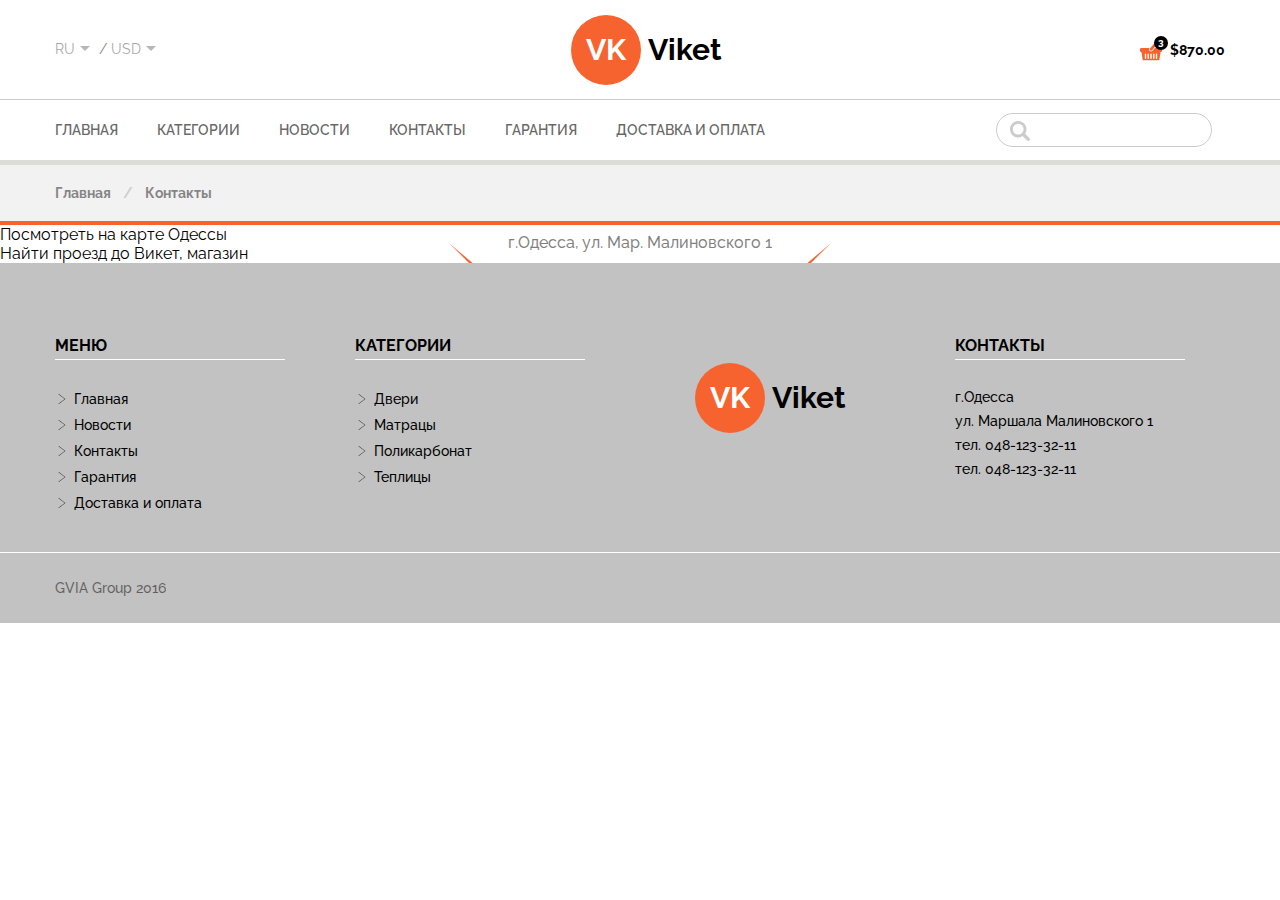
<file: contacts.html>
<!DOCTYPE html>
<html lang="en">
<head>
    <meta charset="UTF-8">
    <meta name="viewport" content="width=device-width,initial-scale=1">
    <title>Viket</title>
    <link href='https://fonts.googleapis.com/css?family=Raleway:400,200,100,300,500,600,700,300italic,400italic,500italic' rel='stylesheet' type='text/css'>
    <link rel="stylesheet" href="css/gg-grid.min.css">
    <link rel="stylesheet" href="css/gg-slider.min.css">
    <link rel="stylesheet" href="css/normalize.css">
    <link rel="stylesheet" href="css/ion.rangeSlider.css">
    <link rel="stylesheet" href="css/ion.rangeSlider.skinHTML5.css">
    <link rel="stylesheet" href="less/style.css">
</head>
<body data-content-area="1200px">
    <header id="site-header">
        <div class="up-header">
            <div class="wrapper">
                <div class="dropdowns">
                    <div class="select">
                        <span class="selector" data-menu-trigger="#select1">RU</span>
                        <div id="select1" class="select-menu">
                            <ul>
                                <li>RU</li>
                                <li>UK</li>
                                <li>EN</li>
                            </ul>
                        </div>
                    </div>
                    <span class="slash">/</span>
                    <div class="select">
                        <span class="selector" data-menu-trigger="#select2">USD</span>
                        <div id="select2" class="select-menu">
                            <ul>
                                <li>USD</li>
                                <li>PSD</li>
                                <li>LSD</li>
                            </ul>
                        </div>
                    </div>
                </div>
                <span class="logo">
                    <a href="index.html">
                        <span class="pic">VK</span>
                        <span class="logo-name">Viket</span>
                    </a>
                </span>
                <div class="basket">
                    <a href="cart.html">
                        <span class="img-cont" data-basket="3"><img src="img/icons/basket.svg"></span>
                        <span>$870.00</span>
                    </a>
                </div>
                <span class="mob-trigger" data-menu-trigger="#mob"><span class="img-cont"><img src="img/icons/menu-button.svg"></span></span>
            </div>
        </div>
        <div class="nav-cont">
            <div class="wrapper">
                <nav>
                    <ul>
                        <li class="circle-hover"><a href="index.html">Главная</a></li>
                        <li class="circle-hover"><a href="categories.html">Категории</a></li>
                        <li class="circle-hover"><a href="news.html">Новости</a></li>
                        <li class="circle-hover"><a href="contacts.html">Контакты</a></li>
                        <li class="circle-hover"><a href="guarantee.html">Гарантия</a></li>
                        <li class="circle-hover"><a href="delivery.html">Доставка и оплата</a></li>
                    </ul>
                </nav>
                <nav class="tab-menu">
                    <span data-menu-trigger="#tab">Меню</span>
                    <ul id="tab">
                        <li><a href="index.html">Главная</a></li>
                        <li><a href="categories.html">Категории</a></li>
                        <li><a href="news.html">Новости</a></li>
                        <li><a href="contacts.html">Контакты</a></li>
                        <li><a href="guarantee.html">Гарантия</a></li>
                        <li><a href="delivery.html">Доставка и оплата</a></li>
                    </ul>
                </nav>
                <div class="input-block">
                    <input type="text">
                    <span class="img-cont"><img src="img/icons/search.svg"></span>
                </div>
            </div>
        </div>
        <div class="breadcrumbs">
            <div class="wrapper">
                <div class="float-left">
                    <a>Главная</a>
                    <span class="slash">/</span>
                    <a>Контакты</a>
                </div>
            </div>
        </div>
    </header>
    <main id="site-content">
        <div class="map-cont">
            <div class="visible-sm hidden-xs">
                <a class="dg-widget-link" href="http://2gis.ua/odessa/firm/1970853118133302/center/30.701508522033695,46.44632939338082/zoom/16?utm_medium=widget-source&utm_campaign=firmsonmap&utm_source=bigMap">Посмотреть на карте Одессы</a><div class="dg-widget-link"><a href="http://2gis.ua/odessa/center/30.710254,46.446595/zoom/16/routeTab/rsType/bus/to/30.710254,46.446595╎Викет, магазин?utm_medium=widget-source&utm_campaign=firmsonmap&utm_source=route">Найти проезд до Викет, магазин</a></div><script charset="utf-8" src="http://widgets.2gis.com/js/DGWidgetLoader.js"></script><script charset="utf-8">new DGWidgetLoader({"width":"100%","height":600,"borderColor":"#a3a3a3","pos":{"lat":46.44632939338082,"lon":30.701508522033695,"zoom":16},"opt":{"city":"odessa"},"org":[{"id":"1970853118133302"}]});</script><noscript style="color:#c00;font-size:16px;font-weight:bold;">Виджет карты использует JavaScript. Включите его в настройках вашего браузера.</noscript>
            </div>
            <div class="visible-xs hidden-sm">
                <a class="dg-widget-link" href="http://2gis.ua/odessa/firm/1970853118133302/center/30.715799331665043,46.447689601949826/zoom/16?utm_medium=widget-source&utm_campaign=firmsonmap&utm_source=bigMap">Посмотреть на карте Одессы</a><div class="dg-widget-link"><a href="http://2gis.ua/odessa/center/30.710254,46.446595/zoom/16/routeTab/rsType/bus/to/30.710254,46.446595╎Викет, магазин?utm_medium=widget-source&utm_campaign=firmsonmap&utm_source=route">Найти проезд до Викет, магазин</a></div><script charset="utf-8" src="http://widgets.2gis.com/js/DGWidgetLoader.js"></script><script charset="utf-8">new DGWidgetLoader({"width":"100%","height":600,"borderColor":"#a3a3a3","pos":{"lat":46.447689601949826,"lon":30.715799331665043,"zoom":16},"opt":{"city":"odessa"},"org":[{"id":"1970853118133302"}]});</script><noscript style="color:#c00;font-size:16px;font-weight:bold;">Виджет карты использует JavaScript. Включите его в настройках вашего браузера.</noscript>
            </div>
            <div class="absolute contact">
                <div class="box">
                    <div class="text">
                        <h3 class="viket">Viket</h3>
                        <div class="products">Матрацы, кровати, фурнитура, системы раздвижных дверей</div>
                        <div class="addr">г.Одесса, ул. Мар. Малиновского 1</div>
                        <div class="tel">048-123-23-11</div>
                        <div class="post">info@viket.com</div>
                    </div>
                </div>
            </div>
        </div>
    </main>
    <footer id="site-footer">
        <div class="up-foot">
            <div class="wrapper">
                <div class="row-12">
                    <div class="col lg-3 md-3 sm-6 xs-12">
                        <div class="foot-item">
                            <h4 class="foot-heading">Меню</h4>
                            <ul>
                                <li><span class="img-cont"><img src="img/icons/arrow-list.svg"></span><a>Главная</a></li>
                                <li><span class="img-cont"><img src="img/icons/arrow-list.svg"></span><a>Новости</a></li>
                                <li><span class="img-cont"><img src="img/icons/arrow-list.svg"></span><a>Контакты</a></li>
                                <li><span class="img-cont"><img src="img/icons/arrow-list.svg"></span><a>Гарантия</a></li>
                                <li><span class="img-cont"><img src="img/icons/arrow-list.svg"></span><a>Доставка и оплата</a></li>
                            </ul>
                        </div>
                    </div>
                    <div class="col lg-3 md-3 sm-6 xs-12">
                        <div class="foot-item">
                            <h4 class="foot-heading">Категории</h4>
                            <ul>
                                <li><span class="img-cont"><img src="img/icons/arrow-list.svg"></span><a>Двери</a></li>
                                <li><span class="img-cont"><img src="img/icons/arrow-list.svg"></span><a>Матрацы</a></li>
                                <li><span class="img-cont"><img src="img/icons/arrow-list.svg"></span><a>Поликарбонат</a></li>
                                <li><span class="img-cont"><img src="img/icons/arrow-list.svg"></span><a>Теплицы</a></li>
                            </ul>
                        </div>
                    </div>
                    <div class="col lg-3 md-3 sm-6 xs-12">
                        <div class="foot-item">
                            <div class="logo">
                                <a href="index.html">
                                    <span class="pic">VK</span>
                                    <span>Viket</span>
                                </a>
                            </div>
                        </div>
                    </div>
                    <div class="col lg-3 md-3 sm-6 xs-12">
                        <div class="foot-item">
                            <h4 class="foot-heading">Контакты</h4>
                            <ul>
                                <li>г.Одесса</li>
                                <li>ул. Маршала Малиновского 1</li>
                                <li>тел. 048-123-32-11</li>
                                <li>тел. 048-123-32-11</li>
                            </ul>
                        </div>
                    </div>
                </div>
            </div>
        </div>
        <div class="down-foot">
            <div class="wrapper">
                <a href="https://gviagroup.com/"><span class="left-foot">GVIA Group 2016</span></a>
            </div>
        </div>
    </footer>

   <nav class="mob-menu">
        <ul id="mob">
            <li class="close-btn"><div class="img-cont close" data-menu-trigger="#mob"><img src="img/icons/close.svg"></div></li>
            <li><a href="index.html">Главная</a></li>
            <li><a href="categories.html">Категории</a></li>
            <li><a href="news.html">Новости</a></li>
            <li><a href="contacts.html">Контакты</a></li>
            <li><a href="guarantee.html">Гарантия</a></li>
            <li><a href="delivery.html">Доставка и оплата</a></li>
        </ul>
    </nav>

    <script src="js/jquery-2.2.0.min.js"></script>
    <script src="js/ion.rangeSlider.min.js"></script>
<!--    <script src="//cdnjs.cloudflare.com/ajax/libs/less.js/2.6.1/less.min.js"></script>-->
    <script src="js/gg-slider.min.js"></script>
    <script src="js/function.js"></script>
    <script src="js/main.js"></script>
</body>
</html>
</file>
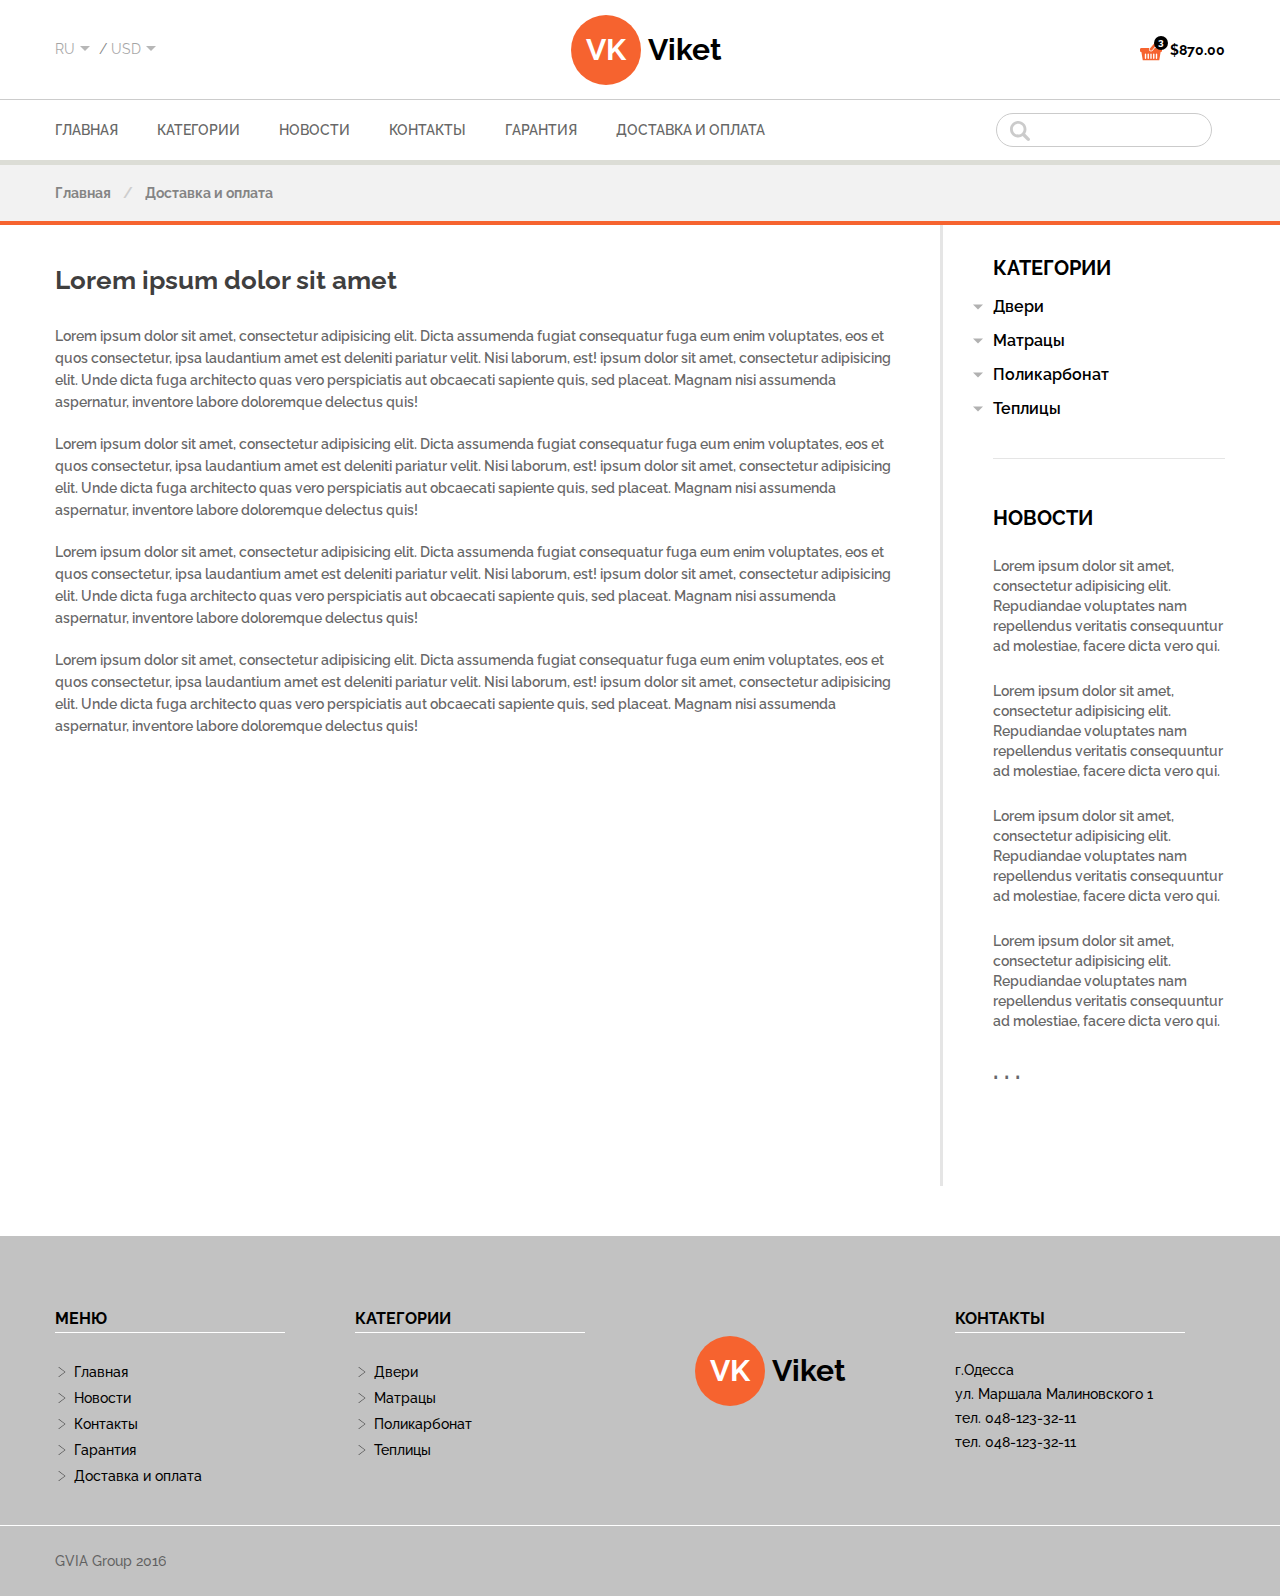
<file: delivery.html>
<!DOCTYPE html>
<html lang="en">
<head>
    <meta charset="UTF-8">
    <meta name="viewport" content="width=device-width,initial-scale=1">
    <title>Viket</title>
    <link href='https://fonts.googleapis.com/css?family=Raleway:400,200,100,300,500,600,700,300italic,400italic,500italic' rel='stylesheet' type='text/css'>
    <link rel="stylesheet" href="css/gg-grid.min.css">
    <link rel="stylesheet" href="css/gg-slider.min.css">
    <link rel="stylesheet" href="css/normalize.css">
    <link rel="stylesheet" href="css/ion.rangeSlider.css">
    <link rel="stylesheet" href="css/ion.rangeSlider.skinHTML5.css">
    <link rel="stylesheet" href="less/style.css">
</head>
<body data-content-area="1200px">
    <header id="site-header">
        <div class="up-header">
            <div class="wrapper">
                <div class="dropdowns">
                    <div class="select">
                        <span class="selector" data-menu-trigger="#select1">RU</span>
                        <div id="select1" class="select-menu">
                            <ul>
                                <li>RU</li>
                                <li>UK</li>
                                <li>EN</li>
                            </ul>
                        </div>
                    </div>
                    <span class="slash">/</span>
                    <div class="select">
                        <span class="selector" data-menu-trigger="#select2">USD</span>
                        <div id="select2" class="select-menu">
                            <ul>
                                <li>USD</li>
                                <li>PSD</li>
                                <li>LSD</li>
                            </ul>
                        </div>
                    </div>
                </div>
                <span class="logo">
                    <a href="index.html">
                        <span class="pic">VK</span>
                        <span class="logo-name">Viket</span>
                    </a>
                </span>
                <div class="basket">
                    <a href="cart.html">
                        <span class="img-cont" data-basket="3"><img src="img/icons/basket.svg"></span>
                        <span>$870.00</span>
                    </a>
                </div>
                <span class="mob-trigger" data-menu-trigger="#mob"><span class="img-cont"><img src="img/icons/menu-button.svg"></span></span>
            </div>
        </div>
        <div class="nav-cont">
            <div class="wrapper">
                <nav>
                    <ul>
                        <li class="circle-hover"><a href="index.html">Главная</a></li>
                        <li class="circle-hover"><a href="categories.html">Категории</a></li>
                        <li class="circle-hover"><a href="news.html">Новости</a></li>
                        <li class="circle-hover"><a href="contacts.html">Контакты</a></li>
                        <li class="circle-hover"><a href="guarantee.html">Гарантия</a></li>
                        <li class="circle-hover"><a href="delivery.html">Доставка и оплата</a></li>
                    </ul>
                </nav>
                <nav class="tab-menu">
                    <span data-menu-trigger="#tab">Меню</span>
                    <ul id="tab">
                        <li><a href="index.html">Главная</a></li>
                        <li><a href="categories.html">Категории</a></li>
                        <li><a href="news.html">Новости</a></li>
                        <li><a href="contacts.html">Контакты</a></li>
                        <li><a href="guarantee.html">Гарантия</a></li>
                        <li><a href="delivery.html">Доставка и оплата</a></li>
                    </ul>
                </nav>
                <div class="input-block">
                    <input type="text">
                    <span class="img-cont"><img src="img/icons/search.svg"></span>
                </div>
            </div>
        </div>
        <div class="breadcrumbs">
            <div class="wrapper">
                <div class="float-left">
                    <a>Главная</a>
                    <span class="slash">/</span>
                    <a>Доставка и оплата</a>
                </div>
            </div>
        </div>
    </header>
    <main id="site-content">
        <div class="wrapper">
            <div class="row-12 more-cont">
                <div class="col lg-9 xs-12 right-none">
                    <div class="products">
                        <div class="tabs-container">
                            <div class="pion-cont">
                                <div class="pion-heading">
                                    <h4 class="heading float-left">Lorem ipsum dolor sit amet</h4>
                                </div>
                                <div class="pion-body">
                                    <div class="pion-text">
                                        <p>Lorem ipsum dolor sit amet, consectetur adipisicing elit. Dicta assumenda fugiat consequatur fuga eum enim voluptates, eos et quos consectetur, ipsa laudantium amet est deleniti pariatur velit. Nisi laborum, est! ipsum dolor sit amet, consectetur adipisicing elit. Unde dicta fuga architecto quas vero perspiciatis aut obcaecati sapiente quis, sed placeat. Magnam nisi assumenda aspernatur, inventore labore doloremque delectus quis!</p>
                                        <p>Lorem ipsum dolor sit amet, consectetur adipisicing elit. Dicta assumenda fugiat consequatur fuga eum enim voluptates, eos et quos consectetur, ipsa laudantium amet est deleniti pariatur velit. Nisi laborum, est! ipsum dolor sit amet, consectetur adipisicing elit. Unde dicta fuga architecto quas vero perspiciatis aut obcaecati sapiente quis, sed placeat. Magnam nisi assumenda aspernatur, inventore labore doloremque delectus quis!</p>
                                        <p>Lorem ipsum dolor sit amet, consectetur adipisicing elit. Dicta assumenda fugiat consequatur fuga eum enim voluptates, eos et quos consectetur, ipsa laudantium amet est deleniti pariatur velit. Nisi laborum, est! ipsum dolor sit amet, consectetur adipisicing elit. Unde dicta fuga architecto quas vero perspiciatis aut obcaecati sapiente quis, sed placeat. Magnam nisi assumenda aspernatur, inventore labore doloremque delectus quis!</p>
                                        <p>Lorem ipsum dolor sit amet, consectetur adipisicing elit. Dicta assumenda fugiat consequatur fuga eum enim voluptates, eos et quos consectetur, ipsa laudantium amet est deleniti pariatur velit. Nisi laborum, est! ipsum dolor sit amet, consectetur adipisicing elit. Unde dicta fuga architecto quas vero perspiciatis aut obcaecati sapiente quis, sed placeat. Magnam nisi assumenda aspernatur, inventore labore doloremque delectus quis!</p>
                                    </div>
                                </div>
                            </div>
                            <div class="clc"></div>
                        </div>
                    </div>
                </div>
                <div class="col lg-3 xs-12 left-none">
                    <aside>
                        <section>
                            <h2 class="aside-headline">Категории</h2>
                            <ul class="ac-menu">
                                <li class="menu-item">
                                    <input type="checkbox" id="group-1">
                                    <label for="group-1"><span class="absolute"></span><a href="categories.html">Двери</a></label>
                                    <ul class="menu-cont small">
                                        <li>- Геодезический купол</li>
                                        <li>- Теплица Митлайдера</li>
                                        <li>- Солнечный вегетарий</li>
                                    </ul>
                                </li>
                                <li class="menu-item">
                                    <input type="checkbox" id="group-2">
                                    <label for="group-2"><span class="absolute"></span>Матрацы</label>
                                    <ul class="menu-cont small">
                                        <li>- Геодезический купол</li>
                                        <li>- Теплица Митлайдера</li>
                                        <li>- Солнечный вегетарий</li>
                                    </ul>
                                </li>
                                <li class="menu-item">
                                    <input type="checkbox" id="group-3">
                                    <label for="group-3"><span class="absolute"></span>Поликарбонат</label>
                                    <ul class="menu-cont small">
                                        <li>- Геодезический купол</li>
                                        <li>- Теплица Митлайдера</li>
                                        <li>- Солнечный вегетарий</li>
                                    </ul>
                                </li>
                                <li class="menu-item">
                                    <input type="checkbox" id="group-4">
                                    <label for="group-4"><span class="absolute"></span>Теплицы</label>
                                    <ul class="menu-cont small">
                                        <li>- Геодезический купол</li>
                                        <li>- Теплица Митлайдера</li>
                                        <li>- Солнечный вегетарий</li>
                                    </ul>
                                </li>
                            </ul>
                        </section>
                        <section>
                            <h2 class="aside-headline">Новости</h2>
                            <article><a>Lorem ipsum dolor sit amet, consectetur adipisicing elit. Repudiandae voluptates nam repellendus veritatis consequuntur ad molestiae, facere dicta vero qui.</a></article>
                            <article><a>Lorem ipsum dolor sit amet, consectetur adipisicing elit. Repudiandae voluptates nam repellendus veritatis consequuntur ad molestiae, facere dicta vero qui.</a></article>
                            <article><a>Lorem ipsum dolor sit amet, consectetur adipisicing elit. Repudiandae voluptates nam repellendus veritatis consequuntur ad molestiae, facere dicta vero qui.</a></article>
                            <article><a>Lorem ipsum dolor sit amet, consectetur adipisicing elit. Repudiandae voluptates nam repellendus veritatis consequuntur ad molestiae, facere dicta vero qui.</a></article>
                            <article><a>. . .</a></article>
                        </section>
                    </aside>
                </div>
            </div>
        </div>
    </main>
    <footer id="site-footer">
        <div class="up-foot">
            <div class="wrapper">
                <div class="row-12">
                    <div class="col lg-3 md-3 sm-6 xs-12">
                        <div class="foot-item">
                            <h4 class="foot-heading">Меню</h4>
                            <ul>
                                <li><span class="img-cont"><img src="img/icons/arrow-list.svg"></span><a>Главная</a></li>
                                <li><span class="img-cont"><img src="img/icons/arrow-list.svg"></span><a>Новости</a></li>
                                <li><span class="img-cont"><img src="img/icons/arrow-list.svg"></span><a>Контакты</a></li>
                                <li><span class="img-cont"><img src="img/icons/arrow-list.svg"></span><a>Гарантия</a></li>
                                <li><span class="img-cont"><img src="img/icons/arrow-list.svg"></span><a>Доставка и оплата</a></li>
                            </ul>
                        </div>
                    </div>
                    <div class="col lg-3 md-3 sm-6 xs-12">
                        <div class="foot-item">
                            <h4 class="foot-heading">Категории</h4>
                            <ul>
                                <li><span class="img-cont"><img src="img/icons/arrow-list.svg"></span><a>Двери</a></li>
                                <li><span class="img-cont"><img src="img/icons/arrow-list.svg"></span><a>Матрацы</a></li>
                                <li><span class="img-cont"><img src="img/icons/arrow-list.svg"></span><a>Поликарбонат</a></li>
                                <li><span class="img-cont"><img src="img/icons/arrow-list.svg"></span><a>Теплицы</a></li>
                            </ul>
                        </div>
                    </div>
                    <div class="col lg-3 md-3 sm-6 xs-12">
                        <div class="foot-item">
                            <div class="logo">
                                <a href="index.html">
                                    <span class="pic">VK</span>
                                    <span>Viket</span>
                                </a>
                            </div>
                        </div>
                    </div>
                    <div class="col lg-3 md-3 sm-6 xs-12">
                        <div class="foot-item">
                            <h4 class="foot-heading">Контакты</h4>
                            <ul>
                                <li>г.Одесса</li>
                                <li>ул. Маршала Малиновского 1</li>
                                <li>тел. 048-123-32-11</li>
                                <li>тел. 048-123-32-11</li>
                            </ul>
                        </div>
                    </div>
                </div>
            </div>
        </div>
        <div class="down-foot">
            <div class="wrapper">
                <a href="https://gviagroup.com/"><span class="left-foot">GVIA Group 2016</span></a>
            </div>
        </div>
    </footer>

   <nav class="mob-menu">
        <ul id="mob">
            <li class="close-btn"><div class="img-cont close" data-menu-trigger="#mob"><img src="img/icons/close.svg"></div></li>
            <li><a href="index.html">Главная</a></li>
            <li><a href="categories.html">Категории</a></li>
            <li><a href="news.html">Новости</a></li>
            <li><a href="contacts.html">Контакты</a></li>
            <li><a href="guarantee.html">Гарантия</a></li>
            <li><a href="delivery.html">Доставка и оплата</a></li>
        </ul>
    </nav>

    <script src="js/jquery-2.2.0.min.js"></script>
    <script src="js/ion.rangeSlider.min.js"></script>
<!--    <script src="//cdnjs.cloudflare.com/ajax/libs/less.js/2.6.1/less.min.js"></script>-->
    <script src="js/gg-slider.min.js"></script>
    <script src="js/function.js"></script>
    <script src="js/main.js"></script>
</body>
</html>
</file>
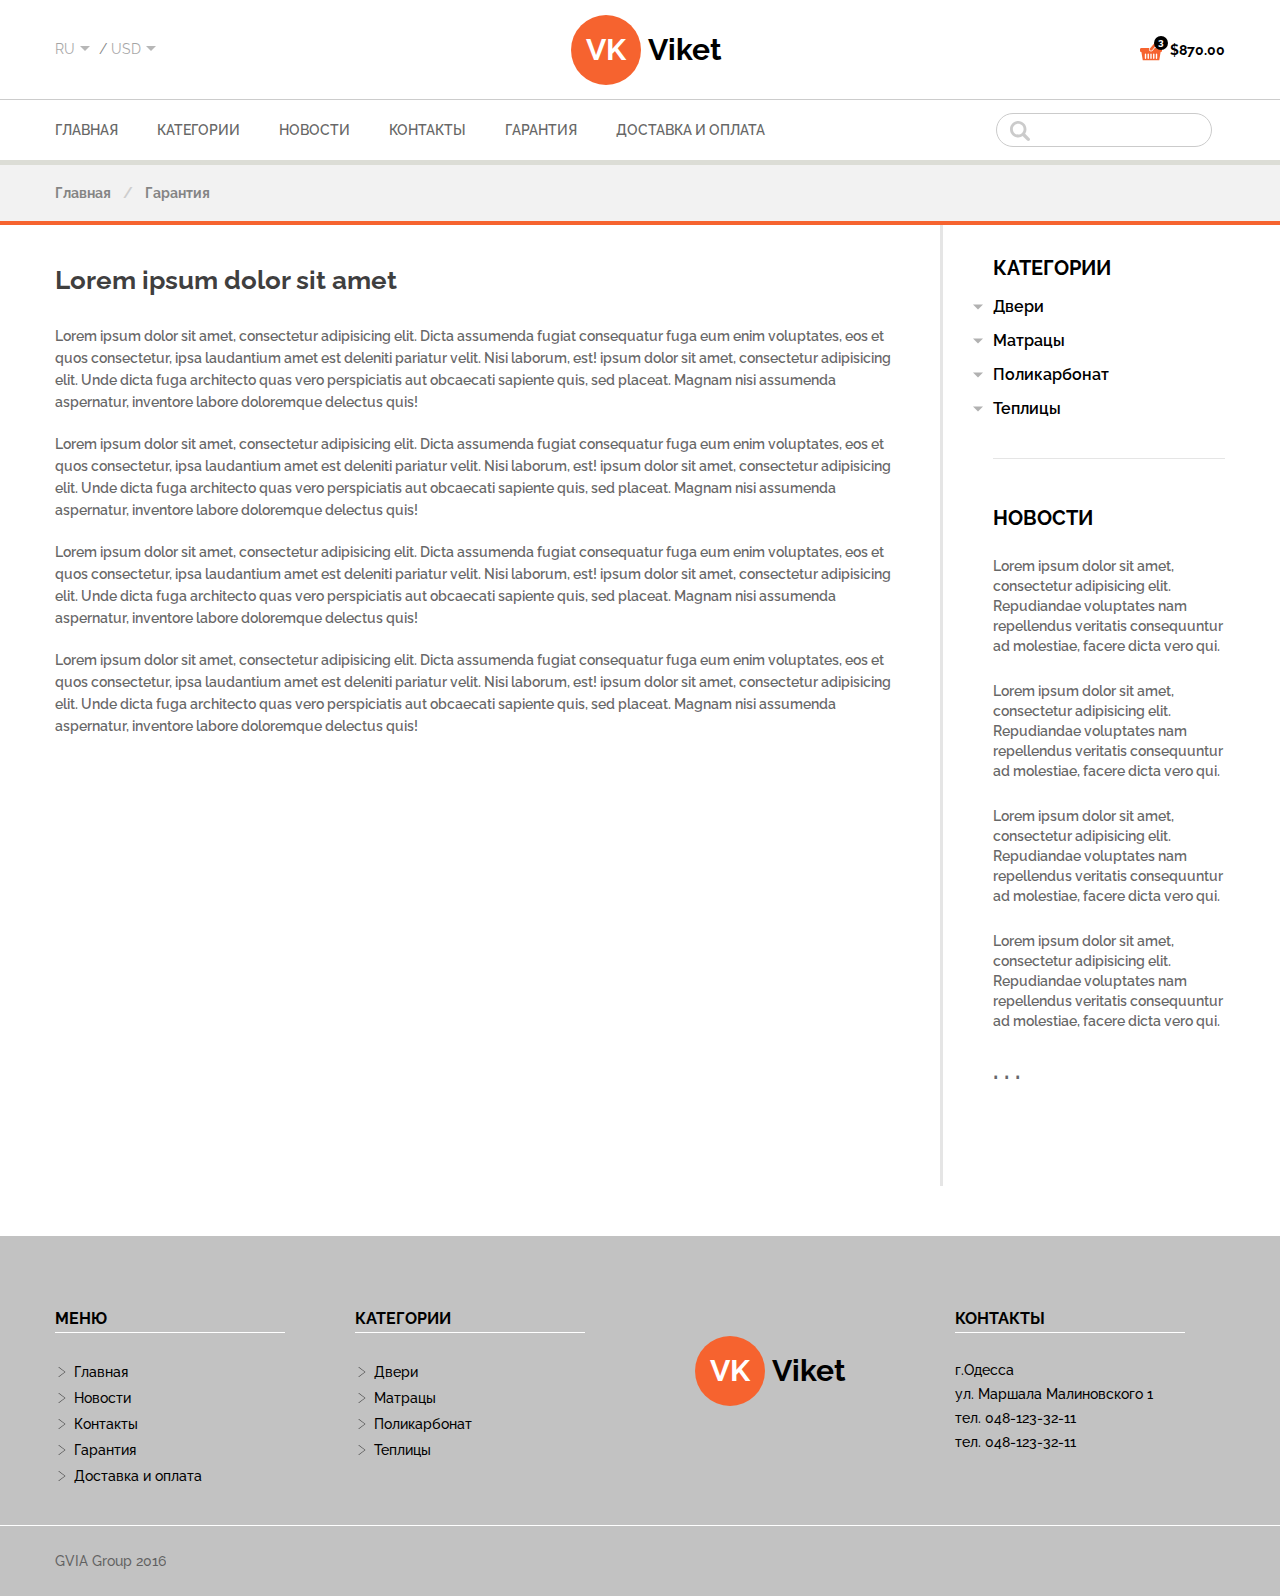
<file: guarantee.html>
<!DOCTYPE html>
<html lang="en">
<head>
    <meta charset="UTF-8">
    <meta name="viewport" content="width=device-width,initial-scale=1">
    <title>Viket</title>
    <link href='https://fonts.googleapis.com/css?family=Raleway:400,200,100,300,500,600,700,300italic,400italic,500italic' rel='stylesheet' type='text/css'>
    <link rel="stylesheet" href="css/gg-grid.min.css">
    <link rel="stylesheet" href="css/gg-slider.min.css">
    <link rel="stylesheet" href="css/normalize.css">
    <link rel="stylesheet" href="css/ion.rangeSlider.css">
    <link rel="stylesheet" href="css/ion.rangeSlider.skinHTML5.css">
    <link rel="stylesheet" href="less/style.css">
</head>
<body data-content-area="1200px">
    <header id="site-header">
        <div class="up-header">
            <div class="wrapper">
                <div class="dropdowns">
                   <div class="select">
                        <span class="selector" data-menu-trigger="#select1">RU</span>
                        <div id="select1" class="select-menu">
                            <ul>
                                <li>RU</li>
                                <li>UK</li>
                                <li>EN</li>
                            </ul>
                        </div>
                    </div>
                    <span class="slash">/</span>
                    <div class="select">
                        <span class="selector" data-menu-trigger="#select2">USD</span>
                        <div id="select2" class="select-menu">
                            <ul>
                                <li>USD</li>
                                <li>PSD</li>
                                <li>LSD</li>
                            </ul>
                        </div>
                    </div>
                </div>
                <span class="logo">
                    <a href="index.html">
                        <span class="pic">VK</span>
                        <span class="logo-name">Viket</span>
                    </a>
                </span>
                <div class="basket">
                    <a href="cart.html">
                        <span class="img-cont" data-basket="3"><img src="img/icons/basket.svg"></span>
                        <span>$870.00</span>
                    </a>
                </div>
                <span class="mob-trigger" data-menu-trigger="#mob"><span class="img-cont"><img src="img/icons/menu-button.svg"></span></span>
            </div>
        </div>
        <div class="nav-cont">
            <div class="wrapper">
                <nav>
                    <ul>
                        <li class="circle-hover"><a href="index.html">Главная</a></li>
                        <li class="circle-hover"><a href="categories.html">Категории</a></li>
                        <li class="circle-hover"><a href="news.html">Новости</a></li>
                        <li class="circle-hover"><a href="contacts.html">Контакты</a></li>
                        <li class="circle-hover"><a href="guarantee.html">Гарантия</a></li>
                        <li class="circle-hover"><a href="delivery.html">Доставка и оплата</a></li>
                    </ul>
                </nav>
                <nav class="tab-menu">
                    <span data-menu-trigger="#tab">Меню</span>
                    <ul id="tab">
                        <li><a href="index.html">Главная</a></li>
                        <li><a href="categories.html">Категории</a></li>
                        <li><a href="news.html">Новости</a></li>
                        <li><a href="contacts.html">Контакты</a></li>
                        <li><a href="guarantee.html">Гарантия</a></li>
                        <li><a href="delivery.html">Доставка и оплата</a></li>
                    </ul>
                </nav>
                <div class="input-block">
                    <input type="text">
                    <span class="img-cont"><img src="img/icons/search.svg"></span>
                </div>
            </div>
        </div>
        <div class="breadcrumbs">
            <div class="wrapper">
                <div class="float-left">
                    <a>Главная</a>
                    <span class="slash">/</span>
                    <a>Гарантия</a>
                </div>
            </div>
        </div>
    </header>
    <main id="site-content">
        <div class="wrapper">
            <div class="row-12 more-cont">
                <div class="col lg-9 xs-12 right-none">
                    <div class="products">
                        <div class="tabs-container">
                            <div class="pion-cont">
                                <div class="pion-heading">
                                    <h4 class="heading float-left">Lorem ipsum dolor sit amet</h4>
                                </div>
                                <div class="pion-body">
                                    <div class="pion-text">
                                        <p>Lorem ipsum dolor sit amet, consectetur adipisicing elit. Dicta assumenda fugiat consequatur fuga eum enim voluptates, eos et quos consectetur, ipsa laudantium amet est deleniti pariatur velit. Nisi laborum, est! ipsum dolor sit amet, consectetur adipisicing elit. Unde dicta fuga architecto quas vero perspiciatis aut obcaecati sapiente quis, sed placeat. Magnam nisi assumenda aspernatur, inventore labore doloremque delectus quis!</p>
                                        <p>Lorem ipsum dolor sit amet, consectetur adipisicing elit. Dicta assumenda fugiat consequatur fuga eum enim voluptates, eos et quos consectetur, ipsa laudantium amet est deleniti pariatur velit. Nisi laborum, est! ipsum dolor sit amet, consectetur adipisicing elit. Unde dicta fuga architecto quas vero perspiciatis aut obcaecati sapiente quis, sed placeat. Magnam nisi assumenda aspernatur, inventore labore doloremque delectus quis!</p>
                                        <p>Lorem ipsum dolor sit amet, consectetur adipisicing elit. Dicta assumenda fugiat consequatur fuga eum enim voluptates, eos et quos consectetur, ipsa laudantium amet est deleniti pariatur velit. Nisi laborum, est! ipsum dolor sit amet, consectetur adipisicing elit. Unde dicta fuga architecto quas vero perspiciatis aut obcaecati sapiente quis, sed placeat. Magnam nisi assumenda aspernatur, inventore labore doloremque delectus quis!</p>
                                        <p>Lorem ipsum dolor sit amet, consectetur adipisicing elit. Dicta assumenda fugiat consequatur fuga eum enim voluptates, eos et quos consectetur, ipsa laudantium amet est deleniti pariatur velit. Nisi laborum, est! ipsum dolor sit amet, consectetur adipisicing elit. Unde dicta fuga architecto quas vero perspiciatis aut obcaecati sapiente quis, sed placeat. Magnam nisi assumenda aspernatur, inventore labore doloremque delectus quis!</p>
                                    </div>
                                </div>
                            </div>
                            <div class="clc"></div>
                        </div>
                    </div>
                </div>
                <div class="col lg-3 xs-12 left-none">
                    <aside>
                        <section>
                            <h2 class="aside-headline">Категории</h2>
                            <ul class="ac-menu">
                                <li class="menu-item">
                                    <input type="checkbox" id="group-1">
                                    <label for="group-1"><span class="absolute"></span><a href="categories.html">Двери</a></label>
                                    <ul class="menu-cont small">
                                        <li>- Геодезический купол</li>
                                        <li>- Теплица Митлайдера</li>
                                        <li>- Солнечный вегетарий</li>
                                    </ul>
                                </li>
                                <li class="menu-item">
                                    <input type="checkbox" id="group-2">
                                    <label for="group-2"><span class="absolute"></span>Матрацы</label>
                                    <ul class="menu-cont small">
                                        <li>- Геодезический купол</li>
                                        <li>- Теплица Митлайдера</li>
                                        <li>- Солнечный вегетарий</li>
                                    </ul>
                                </li>
                                <li class="menu-item">
                                    <input type="checkbox" id="group-3">
                                    <label for="group-3"><span class="absolute"></span>Поликарбонат</label>
                                    <ul class="menu-cont small">
                                        <li>- Геодезический купол</li>
                                        <li>- Теплица Митлайдера</li>
                                        <li>- Солнечный вегетарий</li>
                                    </ul>
                                </li>
                                <li class="menu-item">
                                    <input type="checkbox" id="group-4">
                                    <label for="group-4"><span class="absolute"></span>Теплицы</label>
                                    <ul class="menu-cont small">
                                        <li>- Геодезический купол</li>
                                        <li>- Теплица Митлайдера</li>
                                        <li>- Солнечный вегетарий</li>
                                    </ul>
                                </li>
                            </ul>
                        </section>
                        <section>
                            <h2 class="aside-headline">Новости</h2>
                            <article><a>Lorem ipsum dolor sit amet, consectetur adipisicing elit. Repudiandae voluptates nam repellendus veritatis consequuntur ad molestiae, facere dicta vero qui.</a></article>
                            <article><a>Lorem ipsum dolor sit amet, consectetur adipisicing elit. Repudiandae voluptates nam repellendus veritatis consequuntur ad molestiae, facere dicta vero qui.</a></article>
                            <article><a>Lorem ipsum dolor sit amet, consectetur adipisicing elit. Repudiandae voluptates nam repellendus veritatis consequuntur ad molestiae, facere dicta vero qui.</a></article>
                            <article><a>Lorem ipsum dolor sit amet, consectetur adipisicing elit. Repudiandae voluptates nam repellendus veritatis consequuntur ad molestiae, facere dicta vero qui.</a></article>
                            <article><a>. . .</a></article>
                        </section>
                    </aside>
                </div>
            </div>
        </div>
    </main>
    <footer id="site-footer">
        <div class="up-foot">
            <div class="wrapper">
                <div class="row-12">
                    <div class="col lg-3 md-3 sm-6 xs-12">
                        <div class="foot-item">
                            <h4 class="foot-heading">Меню</h4>
                            <ul>
                                <li><span class="img-cont"><img src="img/icons/arrow-list.svg"></span><a>Главная</a></li>
                                <li><span class="img-cont"><img src="img/icons/arrow-list.svg"></span><a>Новости</a></li>
                                <li><span class="img-cont"><img src="img/icons/arrow-list.svg"></span><a>Контакты</a></li>
                                <li><span class="img-cont"><img src="img/icons/arrow-list.svg"></span><a>Гарантия</a></li>
                                <li><span class="img-cont"><img src="img/icons/arrow-list.svg"></span><a>Доставка и оплата</a></li>
                            </ul>
                        </div>
                    </div>
                    <div class="col lg-3 md-3 sm-6 xs-12">
                        <div class="foot-item">
                            <h4 class="foot-heading">Категории</h4>
                            <ul>
                                <li><span class="img-cont"><img src="img/icons/arrow-list.svg"></span><a>Двери</a></li>
                                <li><span class="img-cont"><img src="img/icons/arrow-list.svg"></span><a>Матрацы</a></li>
                                <li><span class="img-cont"><img src="img/icons/arrow-list.svg"></span><a>Поликарбонат</a></li>
                                <li><span class="img-cont"><img src="img/icons/arrow-list.svg"></span><a>Теплицы</a></li>
                            </ul>
                        </div>
                    </div>
                    <div class="col lg-3 md-3 sm-6 xs-12">
                        <div class="foot-item">
                            <div class="logo">
                                <a href="index.html">
                                    <span class="pic">VK</span>
                                    <span>Viket</span>
                                </a>
                            </div>
                        </div>
                    </div>
                    <div class="col lg-3 md-3 sm-6 xs-12">
                        <div class="foot-item">
                            <h4 class="foot-heading">Контакты</h4>
                            <ul>
                                <li>г.Одесса</li>
                                <li>ул. Маршала Малиновского 1</li>
                                <li>тел. 048-123-32-11</li>
                                <li>тел. 048-123-32-11</li>
                            </ul>
                        </div>
                    </div>
                </div>
            </div>
        </div>
        <div class="down-foot">
            <div class="wrapper">
                <a href="https://gviagroup.com/"><span class="left-foot">GVIA Group 2016</span></a>
            </div>
        </div>
    </footer>

   <nav class="mob-menu">
        <ul id="mob">
            <li class="close-btn"><div class="img-cont close" data-menu-trigger="#mob"><img src="img/icons/close.svg"></div></li>
            <li><a href="index.html">Главная</a></li>
            <li><a href="categories.html">Категории</a></li>
            <li><a href="news.html">Новости</a></li>
            <li><a href="contacts.html">Контакты</a></li>
            <li><a href="guarantee.html">Гарантия</a></li>
            <li><a href="delivery.html">Доставка и оплата</a></li>
        </ul>
    </nav>

    <script src="js/jquery-2.2.0.min.js"></script>
    <script src="js/ion.rangeSlider.min.js"></script>
<!--    <script src="//cdnjs.cloudflare.com/ajax/libs/less.js/2.6.1/less.min.js"></script>-->
    <script src="js/gg-slider.min.js"></script>
    <script src="js/function.js"></script>
    <script src="js/main.js"></script>
</body>
</html>
</file>
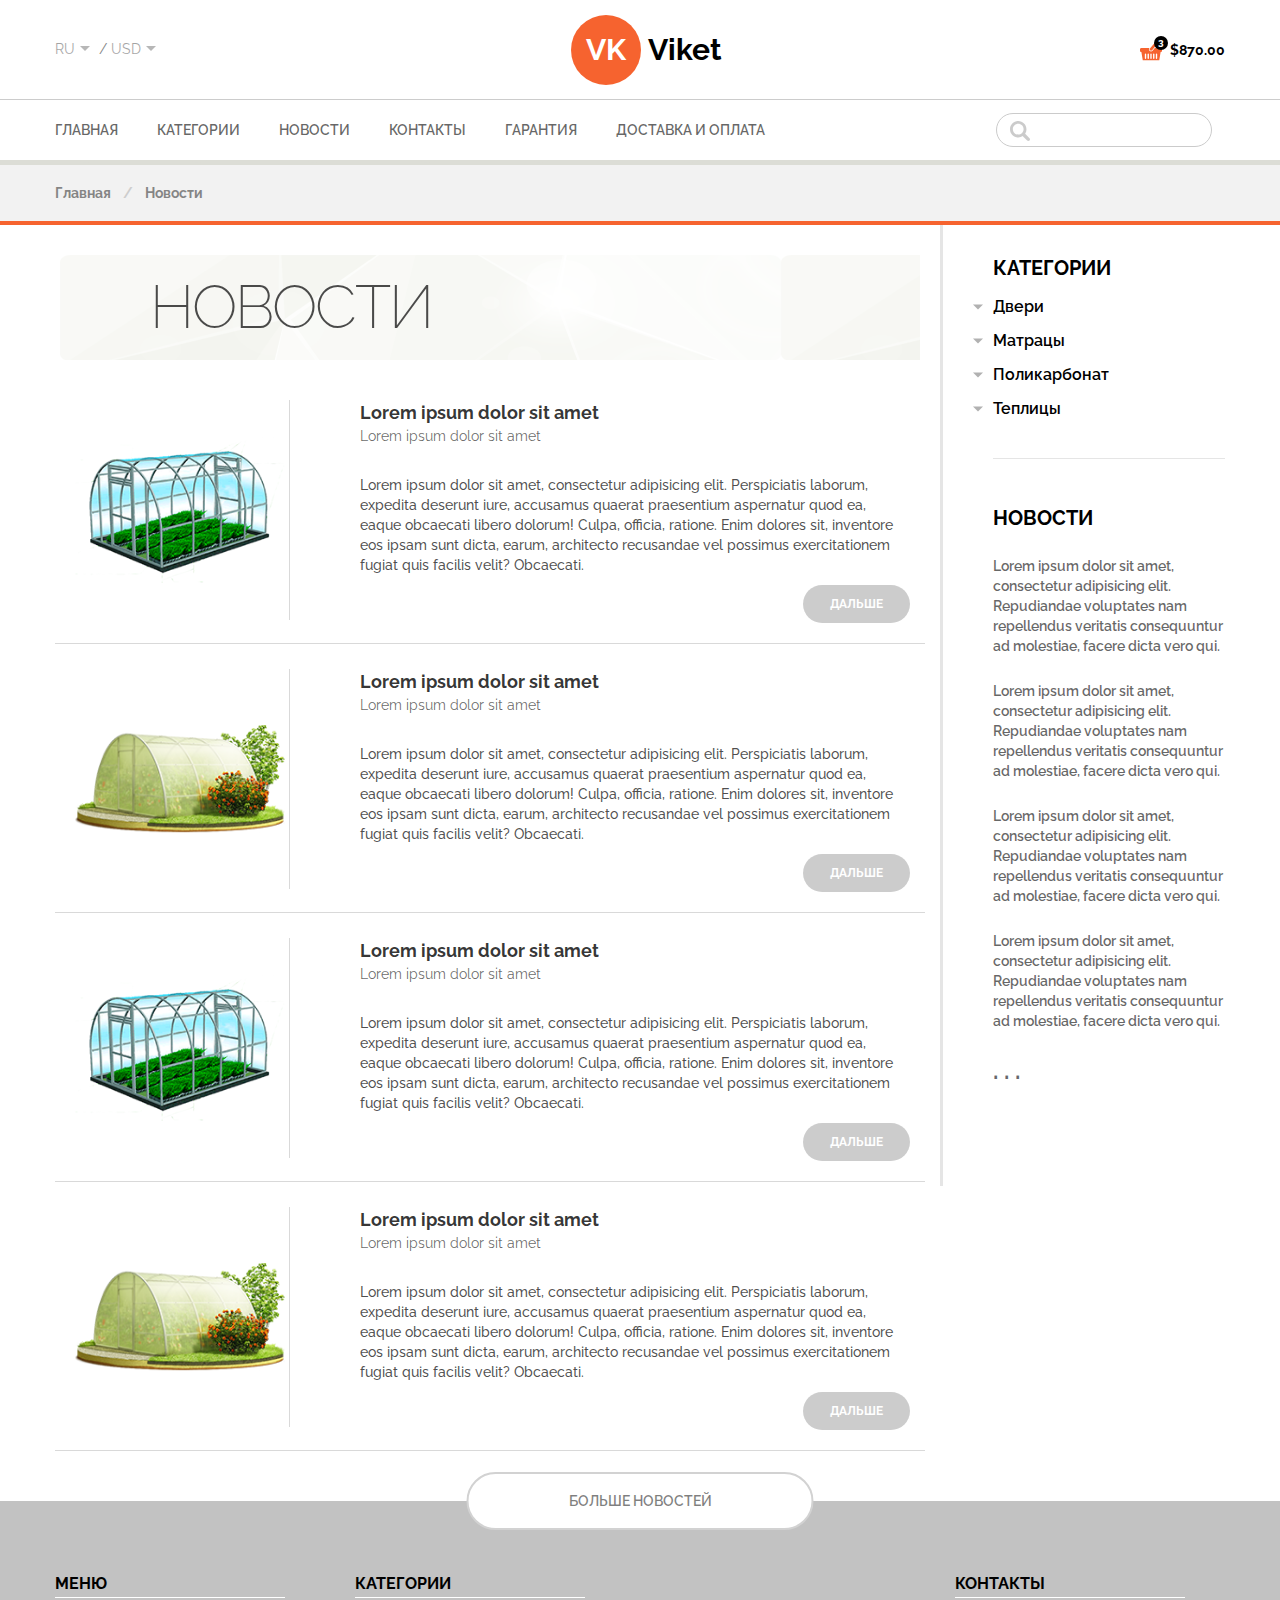
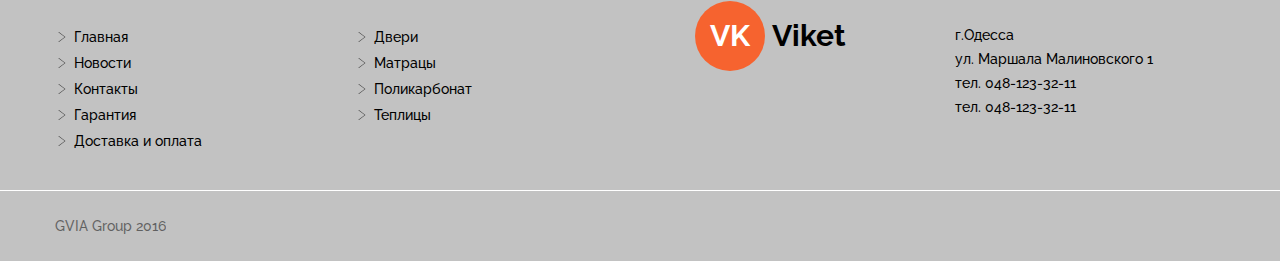
<file: news.html>
<!DOCTYPE html>
<html lang="en">
<head>
    <meta charset="UTF-8">
    <meta name="viewport" content="width=device-width,initial-scale=1">
    <title>Viket</title>
    <link href='https://fonts.googleapis.com/css?family=Raleway:400,200,100,300,500,600,700,300italic,400italic' rel='stylesheet' type='text/css'>
    <link rel="stylesheet" href="css/gg-grid.min.css">
    <link rel="stylesheet" href="css/gg-slider.min.css">
    <link rel="stylesheet" href="css/normalize.css">
    <link rel="stylesheet" href="css/ion.rangeSlider.css">
    <link rel="stylesheet" href="css/ion.rangeSlider.skinHTML5.css">
    <link rel="stylesheet" href="less/style.css">
</head>
<body data-content-area="1200px">
    <header id="site-header">
        <div class="up-header">
            <div class="wrapper">
                <div class="dropdowns">
                    <div class="select">
                        <span class="selector" data-menu-trigger="#select1">RU</span>
                        <div id="select1" class="select-menu">
                            <ul>
                                <li>RU</li>
                                <li>UK</li>
                                <li>EN</li>
                            </ul>
                        </div>
                    </div>
                    <span class="slash">/</span>
                    <div class="select">
                        <span class="selector" data-menu-trigger="#select2">USD</span>
                        <div id="select2" class="select-menu">
                            <ul>
                                <li>USD</li>
                                <li>PSD</li>
                                <li>LSD</li>
                            </ul>
                        </div>
                    </div>
                </div>
                <span class="logo">
                    <a href="index.html">
                        <span class="pic">VK</span>
                        <span class="logo-name">Viket</span>
                    </a>
                </span>
                <div class="basket">
                    <a href="cart.html">
                        <span class="img-cont" data-basket="3"><img src="img/icons/basket.svg"></span>
                        <span>$870.00</span>
                    </a>
                </div>
                <span class="mob-trigger" data-menu-trigger="#mob"><span class="img-cont"><img src="img/icons/menu-button.svg"></span></span>
            </div>
        </div>
        <div class="nav-cont">
            <div class="wrapper">
                <nav>
                    <ul>
                        <li class="circle-hover"><a href="index.html">Главная</a></li>
                        <li class="circle-hover"><a href="categories.html">Категории</a></li>
                        <li class="circle-hover"><a href="news.html">Новости</a></li>
                        <li class="circle-hover"><a href="contacts.html">Контакты</a></li>
                        <li class="circle-hover"><a href="guarantee.html">Гарантия</a></li>
                        <li class="circle-hover"><a href="delivery.html">Доставка и оплата</a></li>
                    </ul>
                </nav>
                <nav class="tab-menu">
                    <span data-menu-trigger="#tab">Меню</span>
                    <ul id="tab">
                        <li><a href="index.html">Главная</a></li>
                        <li><a href="categories.html">Категории</a></li>
                        <li><a href="news.html">Новости</a></li>
                        <li><a href="contacts.html">Контакты</a></li>
                        <li><a href="guarantee.html">Гарантия</a></li>
                        <li><a href="delivery.html">Доставка и оплата</a></li>
                    </ul>
                </nav>
                <div class="input-block">
                    <input type="text">
                    <span class="img-cont"><img src="img/icons/search.svg"></span>
                </div>
            </div>
        </div>
        <div class="breadcrumbs">
            <div class="wrapper">
                <div class="float-left">
                    <a>Главная</a>
                    <span class="slash">/</span>
                    <a>Новости</a>
                </div>
            </div>
        </div>
    </header>
    <main id="site-content">
        <div class="wrapper">
            <div class="row-12 more-cont">
                <div class="col lg-9 xs-12">
                    <div class="products">
                        <div class="tabs-container">
                            <div class="cat-head-cont">
                                <div class="categories-headline">
                                    <h1 class="main-headline">Новости</h1>
                                </div>
                            </div>
                            <div class="tabs">
                                <div class="tab active-tab">
                                    <div class="news-cont">
                                        <div class="news-item">
                                            <div class="row-12 m-right-none m-left-none">
                                                <div class="col lg-4 xs-12">
                                                    <div class="img-cont"><img src="img/posts/news-1.png"></div>
                                                </div>
                                                <div class="col lg-8 xs-12">
                                                    <div class="news-heading">
                                                        <h4 class="heading">Lorem ipsum dolor sit amet</h4>
                                                        <span class="sub-heading">Lorem ipsum dolor sit amet</span>
                                                    </div>
                                                    <div class="news-text">
                                                        Lorem ipsum dolor sit amet, consectetur adipisicing elit. Perspiciatis laborum, expedita deserunt iure, accusamus quaerat praesentium aspernatur quod ea, eaque obcaecati libero dolorum! Culpa, officia, ratione. Enim dolores sit, inventore eos ipsam sunt dicta, earum, architecto recusandae vel possimus exercitationem fugiat quis facilis velit? Obcaecati.
                                                    </div>
                                                    <div class="btn unactive float-right"><a href="pion.html">Дальше</a></div>
                                                </div>
                                            </div>
                                        </div>
                                        <div class="news-item">
                                            <div class="row-12 m-right-none m-left-none">
                                                <div class="col lg-4 xs-12">
                                                    <div class="img-cont"><img src="img/posts/news-2.png"></div>
                                                </div>
                                                <div class="col lg-8 xs-12">
                                                    <div class="news-heading">
                                                        <h4 class="heading">Lorem ipsum dolor sit amet</h4>
                                                        <span class="sub-heading">Lorem ipsum dolor sit amet</span>
                                                    </div>
                                                    <div class="news-text">
                                                        Lorem ipsum dolor sit amet, consectetur adipisicing elit. Perspiciatis laborum, expedita deserunt iure, accusamus quaerat praesentium aspernatur quod ea, eaque obcaecati libero dolorum! Culpa, officia, ratione. Enim dolores sit, inventore eos ipsam sunt dicta, earum, architecto recusandae vel possimus exercitationem fugiat quis facilis velit? Obcaecati.
                                                    </div>
                                                    <div class="btn unactive float-right"><a href="pion.html">Дальше</a></div>
                                                </div>
                                            </div>
                                        </div>
                                        <div class="news-item">
                                            <div class="row-12 m-right-none m-left-none">
                                                <div class="col lg-4">
                                                    <div class="img-cont"><img src="img/posts/news-1.png"></div>
                                                </div>
                                                <div class="col lg-8">
                                                    <div class="news-heading">
                                                        <h4 class="heading">Lorem ipsum dolor sit amet</h4>
                                                        <span class="sub-heading">Lorem ipsum dolor sit amet</span>
                                                    </div>
                                                    <div class="news-text">
                                                        Lorem ipsum dolor sit amet, consectetur adipisicing elit. Perspiciatis laborum, expedita deserunt iure, accusamus quaerat praesentium aspernatur quod ea, eaque obcaecati libero dolorum! Culpa, officia, ratione. Enim dolores sit, inventore eos ipsam sunt dicta, earum, architecto recusandae vel possimus exercitationem fugiat quis facilis velit? Obcaecati.
                                                    </div>
                                                    <div class="btn unactive float-right">Дальше</div>
                                                </div>
                                            </div>
                                        </div>
                                        <div class="news-item">
                                            <div class="row-12 m-right-none m-left-none">
                                                <div class="col lg-4">
                                                    <div class="img-cont"><img src="img/posts/news-2.png"></div>
                                                </div>
                                                <div class="col lg-8">
                                                    <div class="news-heading">
                                                        <h4 class="heading">Lorem ipsum dolor sit amet</h4>
                                                        <span class="sub-heading">Lorem ipsum dolor sit amet</span>
                                                    </div>
                                                    <div class="news-text">
                                                        Lorem ipsum dolor sit amet, consectetur adipisicing elit. Perspiciatis laborum, expedita deserunt iure, accusamus quaerat praesentium aspernatur quod ea, eaque obcaecati libero dolorum! Culpa, officia, ratione. Enim dolores sit, inventore eos ipsam sunt dicta, earum, architecto recusandae vel possimus exercitationem fugiat quis facilis velit? Obcaecati.
                                                    </div>
                                                    <div class="btn unactive float-right">Дальше</div>
                                                </div>
                                            </div>
                                        </div>
                                    </div>
                                </div>
                            </div>
                        </div>
                    </div>
                </div>
                <div class="col lg-3 xs-12 left-none">
                    <aside>
                        <section>
                            <h2 class="aside-headline">Категории</h2>
                            <ul class="ac-menu">
                                <li class="menu-item">
                                    <input type="checkbox" id="group-1">
                                    <label for="group-1"><span class="absolute"></span>Двери</label>
                                    <ul class="menu-cont small">
                                        <li>- Геодезический купол</li>
                                        <li>- Теплица Митлайдера</li>
                                        <li>- Солнечный вегетарий</li>
                                    </ul>
                                </li>
                                <li class="menu-item">
                                    <input type="checkbox" id="group-2">
                                    <label for="group-2"><span class="absolute"></span>Матрацы</label>
                                    <ul class="menu-cont small">
                                        <li>- Геодезический купол</li>
                                        <li>- Теплица Митлайдера</li>
                                        <li>- Солнечный вегетарий</li>
                                    </ul>
                                </li>
                                <li class="menu-item">
                                    <input type="checkbox" id="group-3">
                                    <label for="group-3"><span class="absolute"></span>Поликарбонат</label>
                                    <ul class="menu-cont small">
                                        <li>- Геодезический купол</li>
                                        <li>- Теплица Митлайдера</li>
                                        <li>- Солнечный вегетарий</li>
                                    </ul>
                                </li>
                                <li class="menu-item">
                                    <input type="checkbox" id="group-4">
                                    <label for="group-4"><span class="absolute"></span>Теплицы</label>
                                    <ul class="menu-cont small">
                                        <li>- Геодезический купол</li>
                                        <li>- Теплица Митлайдера</li>
                                        <li>- Солнечный вегетарий</li>
                                    </ul>
                                </li>
                            </ul>
                        </section>
                        <section>
                            <h2 class="aside-headline">Новости</h2>
                            <article><a>Lorem ipsum dolor sit amet, consectetur adipisicing elit. Repudiandae voluptates nam repellendus veritatis consequuntur ad molestiae, facere dicta vero qui.</a></article>
                            <article><a>Lorem ipsum dolor sit amet, consectetur adipisicing elit. Repudiandae voluptates nam repellendus veritatis consequuntur ad molestiae, facere dicta vero qui.</a></article>
                            <article><a>Lorem ipsum dolor sit amet, consectetur adipisicing elit. Repudiandae voluptates nam repellendus veritatis consequuntur ad molestiae, facere dicta vero qui.</a></article>
                            <article><a>Lorem ipsum dolor sit amet, consectetur adipisicing elit. Repudiandae voluptates nam repellendus veritatis consequuntur ad molestiae, facere dicta vero qui.</a></article>
                            <article><a>. . .</a></article>
                        </section>
                    </aside>
                </div>
                <div class="absolute-more btn">Больше новостей</div>
            </div>
        </div>
    </main>
    <footer id="site-footer">
        <div class="up-foot">
            <div class="wrapper">
                <div class="row-12">
                    <div class="col lg-3 md-3 sm-6 xs-12">
                        <div class="foot-item">
                            <h4 class="foot-heading">Меню</h4>
                            <ul>
                                <li><span class="img-cont"><img src="img/icons/arrow-list.svg"></span><a>Главная</a></li>
                                <li><span class="img-cont"><img src="img/icons/arrow-list.svg"></span><a>Новости</a></li>
                                <li><span class="img-cont"><img src="img/icons/arrow-list.svg"></span><a>Контакты</a></li>
                                <li><span class="img-cont"><img src="img/icons/arrow-list.svg"></span><a>Гарантия</a></li>
                                <li><span class="img-cont"><img src="img/icons/arrow-list.svg"></span><a>Доставка и оплата</a></li>
                            </ul>
                        </div>
                    </div>
                    <div class="col lg-3 md-3 sm-6 xs-12">
                        <div class="foot-item">
                            <h4 class="foot-heading">Категории</h4>
                            <ul>
                                <li><span class="img-cont"><img src="img/icons/arrow-list.svg"></span><a>Двери</a></li>
                                <li><span class="img-cont"><img src="img/icons/arrow-list.svg"></span><a>Матрацы</a></li>
                                <li><span class="img-cont"><img src="img/icons/arrow-list.svg"></span><a>Поликарбонат</a></li>
                                <li><span class="img-cont"><img src="img/icons/arrow-list.svg"></span><a>Теплицы</a></li>
                            </ul>
                        </div>
                    </div>
                    <div class="col lg-3 md-3 sm-6 xs-12">
                        <div class="foot-item">
                            <div class="logo">
                                <a href="index.html">
                                    <span class="pic">VK</span>
                                    <span>Viket</span>
                                </a>
                            </div>
                        </div>
                    </div>
                    <div class="col lg-3 md-3 sm-6 xs-12">
                        <div class="foot-item">
                            <h4 class="foot-heading">Контакты</h4>
                            <ul>
                                <li>г.Одесса</li>
                                <li>ул. Маршала Малиновского 1</li>
                                <li>тел. 048-123-32-11</li>
                                <li>тел. 048-123-32-11</li>
                            </ul>
                        </div>
                    </div>
                </div>
            </div>
        </div>
        <div class="down-foot">
            <div class="wrapper">
                <a href="https://gviagroup.com/"><span class="left-foot">GVIA Group 2016</span></a>
            </div>
        </div>
    </footer>

   <nav class="mob-menu">
        <ul id="mob">
            <li class="close-btn"><div class="img-cont close" data-menu-trigger="#mob"><img src="img/icons/close.svg"></div></li>
            <li><a href="index.html">Главная</a></li>
            <li><a href="categories.html">Категории</a></li>
            <li><a href="news.html">Новости</a></li>
            <li><a href="contacts.html">Контакты</a></li>
            <li><a href="guarantee.html">Гарантия</a></li>
            <li><a href="delivery.html">Доставка и оплата</a></li>
        </ul>
    </nav>

    <script src="js/jquery-2.2.0.min.js"></script>
    <script src="js/ion.rangeSlider.min.js"></script>
<!--    <script src="//cdnjs.cloudflare.com/ajax/libs/less.js/2.6.1/less.min.js"></script>-->
    <script src="js/gg-slider.min.js"></script>
    <script src="js/function.js"></script>
    <script src="js/main.js"></script>
</body>
</html>
</file>
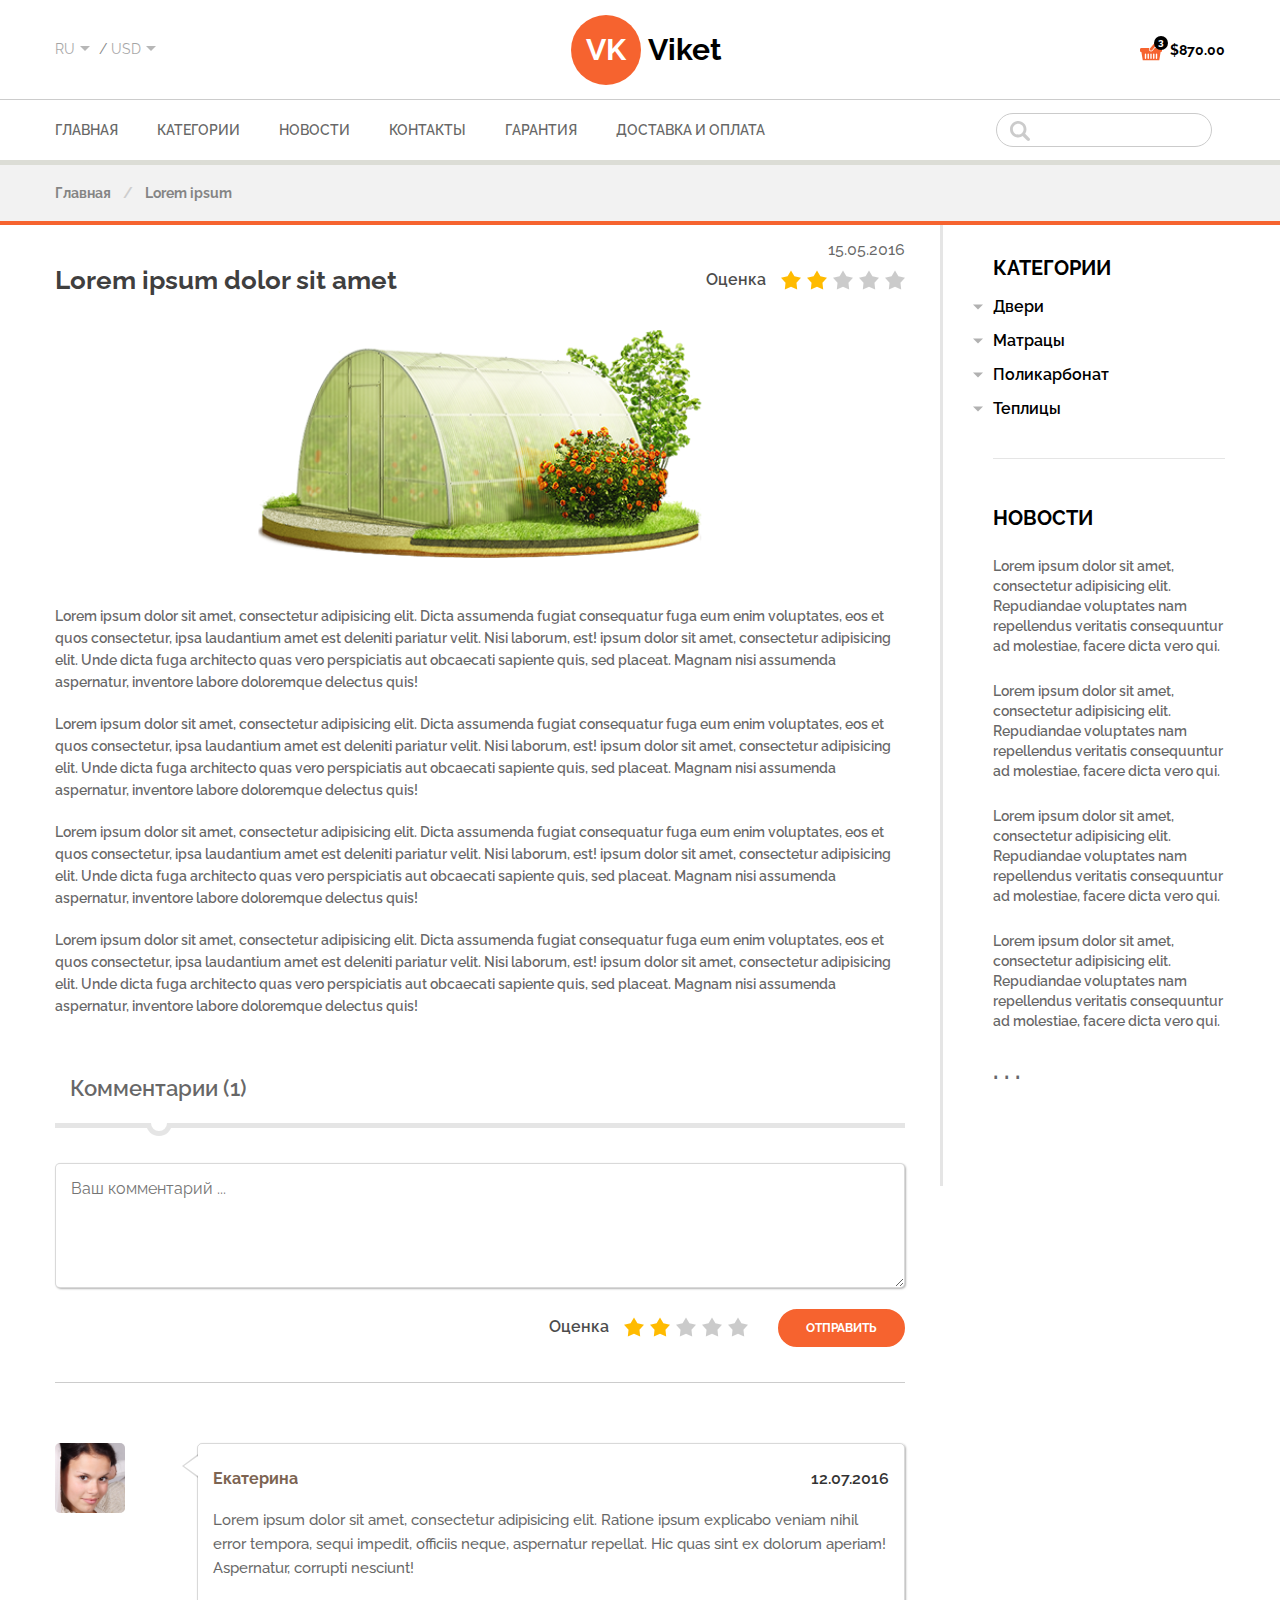
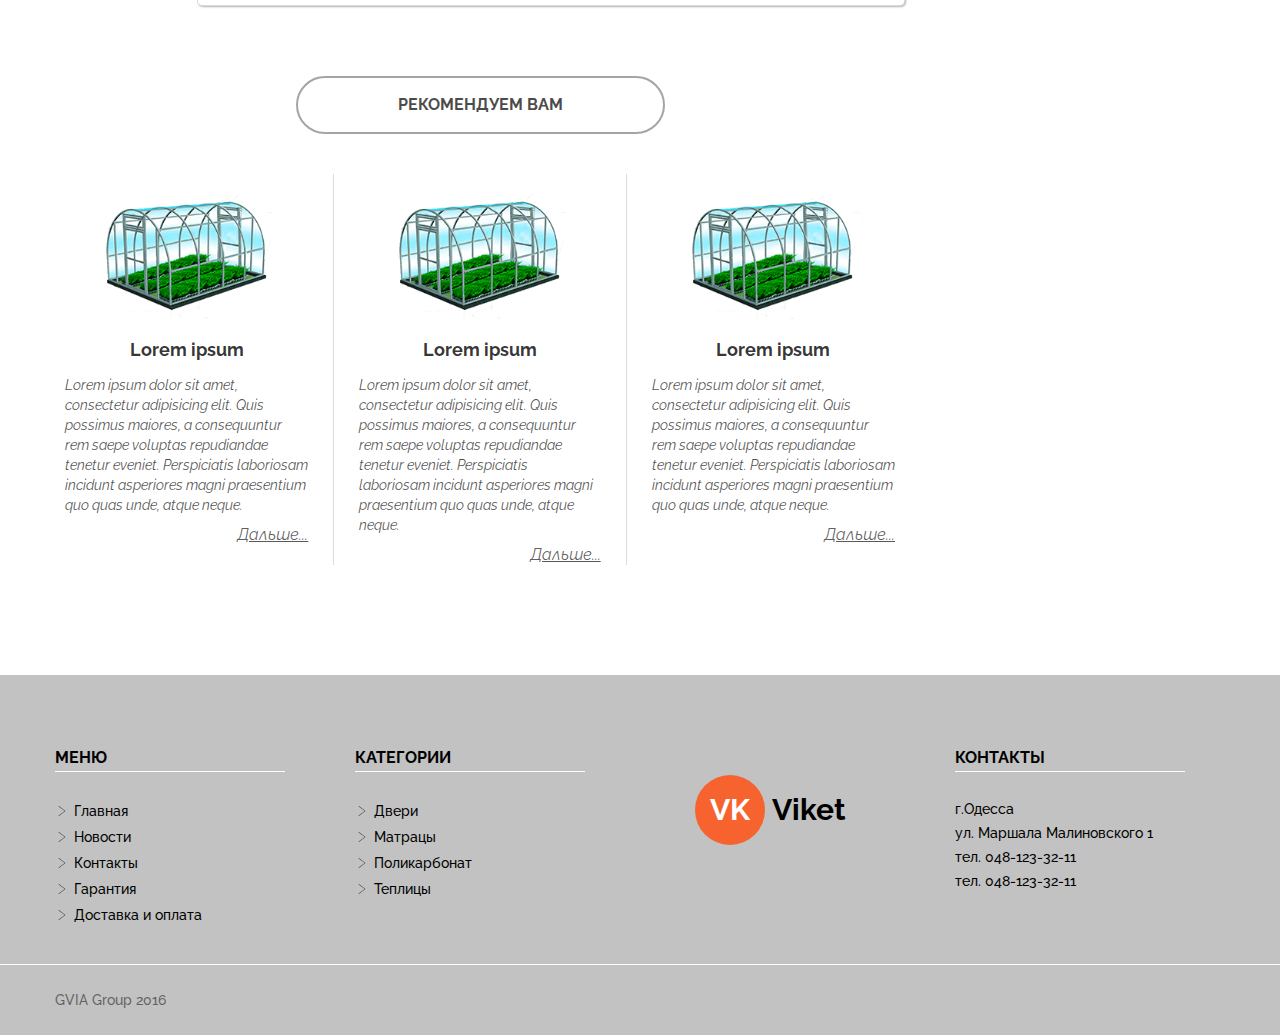
<file: pion.html>
<!DOCTYPE html>
<html lang="en">
<head>
    <meta charset="UTF-8">
    <meta name="viewport" content="width=device-width,initial-scale=1">
    <title>Viket</title>
    <link href='https://fonts.googleapis.com/css?family=Raleway:400,200,100,300,500,600,700,300italic,400italic,500italic' rel='stylesheet' type='text/css'>
    <link rel="stylesheet" href="css/gg-grid.min.css">
    <link rel="stylesheet" href="css/gg-slider.min.css">
    <link rel="stylesheet" href="css/normalize.css">
    <link rel="stylesheet" href="css/ion.rangeSlider.css">
    <link rel="stylesheet" href="css/ion.rangeSlider.skinHTML5.css">
    <link rel="stylesheet" href="less/style.css">
</head>
<body data-content-area="1200px">
    <header id="site-header">
        <div class="up-header">
            <div class="wrapper">
                <div class="dropdowns">
                    <div class="select">
                        <span class="selector" data-menu-trigger="#select1">RU</span>
                        <div id="select1" class="select-menu">
                            <ul>
                                <li>RU</li>
                                <li>UK</li>
                                <li>EN</li>
                            </ul>
                        </div>
                    </div>
                    <span class="slash">/</span>
                    <div class="select">
                        <span class="selector" data-menu-trigger="#select2">USD</span>
                        <div id="select2" class="select-menu">
                            <ul>
                                <li>USD</li>
                                <li>PSD</li>
                                <li>LSD</li>
                            </ul>
                        </div>
                    </div>
                </div>
                <span class="logo">
                    <a href="index.html">
                        <span class="pic">VK</span>
                        <span class="logo-name">Viket</span>
                    </a>
                </span>
                <div class="basket">
                    <a href="cart.html">
                        <span class="img-cont" data-basket="3"><img src="img/icons/basket.svg"></span>
                        <span>$870.00</span>
                    </a>
                </div>
                <span class="mob-trigger" data-menu-trigger="#mob"><span class="img-cont"><img src="img/icons/menu-button.svg"></span></span>
            </div>
        </div>
        <div class="nav-cont">
            <div class="wrapper">
                <nav>
                    <ul>
                        <li class="circle-hover"><a href="index.html">Главная</a></li>
                        <li class="circle-hover"><a href="categories.html">Категории</a></li>
                        <li class="circle-hover"><a href="news.html">Новости</a></li>
                        <li class="circle-hover"><a href="contacts.html">Контакты</a></li>
                        <li class="circle-hover"><a href="guarantee.html">Гарантия</a></li>
                        <li class="circle-hover"><a href="delivery.html">Доставка и оплата</a></li>
                    </ul>
                </nav>
                <nav class="tab-menu">
                    <span data-menu-trigger="#tab">Меню</span>
                    <ul id="tab">
                        <li><a href="index.html">Главная</a></li>
                        <li><a href="categories.html">Категории</a></li>
                        <li><a href="news.html">Новости</a></li>
                        <li><a href="contacts.html">Контакты</a></li>
                        <li><a href="guarantee.html">Гарантия</a></li>
                        <li><a href="delivery.html">Доставка и оплата</a></li>
                    </ul>
                </nav>
                <div class="input-block">
                    <input type="text">
                    <span class="img-cont"><img src="img/icons/search.svg"></span>
                </div>
            </div>
        </div>
        <div class="breadcrumbs">
            <div class="wrapper">
                <div class="float-left">
                    <a>Главная</a>
                    <span class="slash">/</span>
                    <a>Lorem ipsum</a>
                </div>
            </div>
        </div>
    </header>
    <main id="site-content">
        <div class="wrapper">
            <div class="row-12 more-cont">
                <div class="col lg-9 right-none">
                    <div class="products">
                        <div class="tabs-container">
                            <div class="pion-cont">
                                <div class="pion-heading">
                                    <h4 class="heading float-left">Lorem ipsum dolor sit amet</h4>
                                    <div class="stars-cont float-right">
                                        <span class="float-left">Оценка</span>
                                        <div class="float-left stars">
                                            <div class="img-cont"><img src="img/icons/star-hover.svg"></div>
                                            <div class="img-cont"><img src="img/icons/star-hover.svg"></div>
                                            <div class="img-cont unactive"><img src="img/icons/star.svg"></div>
                                            <div class="img-cont unactive"><img src="img/icons/star.svg"></div>
                                            <div class="img-cont unactive"><img src="img/icons/star.svg"></div>
                                        </div>
                                        <div class="date">15.05.2016</div>
                                    </div>
                                </div>
                                <div class="pion-body">
                                    <div class="img-cont pion"><img src="img/posts/pion-1.png"></div>
                                    <div class="pion-text">
                                        <p>Lorem ipsum dolor sit amet, consectetur adipisicing elit. Dicta assumenda fugiat consequatur fuga eum enim voluptates, eos et quos consectetur, ipsa laudantium amet est deleniti pariatur velit. Nisi laborum, est! ipsum dolor sit amet, consectetur adipisicing elit. Unde dicta fuga architecto quas vero perspiciatis aut obcaecati sapiente quis, sed placeat. Magnam nisi assumenda aspernatur, inventore labore doloremque delectus quis!</p>
                                        <p>Lorem ipsum dolor sit amet, consectetur adipisicing elit. Dicta assumenda fugiat consequatur fuga eum enim voluptates, eos et quos consectetur, ipsa laudantium amet est deleniti pariatur velit. Nisi laborum, est! ipsum dolor sit amet, consectetur adipisicing elit. Unde dicta fuga architecto quas vero perspiciatis aut obcaecati sapiente quis, sed placeat. Magnam nisi assumenda aspernatur, inventore labore doloremque delectus quis!</p>
                                        <p>Lorem ipsum dolor sit amet, consectetur adipisicing elit. Dicta assumenda fugiat consequatur fuga eum enim voluptates, eos et quos consectetur, ipsa laudantium amet est deleniti pariatur velit. Nisi laborum, est! ipsum dolor sit amet, consectetur adipisicing elit. Unde dicta fuga architecto quas vero perspiciatis aut obcaecati sapiente quis, sed placeat. Magnam nisi assumenda aspernatur, inventore labore doloremque delectus quis!</p>
                                        <p>Lorem ipsum dolor sit amet, consectetur adipisicing elit. Dicta assumenda fugiat consequatur fuga eum enim voluptates, eos et quos consectetur, ipsa laudantium amet est deleniti pariatur velit. Nisi laborum, est! ipsum dolor sit amet, consectetur adipisicing elit. Unde dicta fuga architecto quas vero perspiciatis aut obcaecati sapiente quis, sed placeat. Magnam nisi assumenda aspernatur, inventore labore doloremque delectus quis!</p>
                                    </div>
                                </div>
                            </div>
                            <div class="clc"></div>
                            <div class="tabs-controllers product-tabs">
                                <ul>
                                    <li class="circle-hover active-controller" data-target="#tab-6">Комментарии (<span>1</span>)</li>
                                </ul>
                            </div>
                            <div class="tabs product-tabs">
                                <div id="tab-6" class="tab active-tab">
                                    <div class="comments-cont">
                                        <form class="textarea-cont">
                                            <textarea rows="10" placeholder="Ваш комментарий ..." required></textarea>
                                            <div class="stars-cont float-right">
                                                <span class="float-left">Оценка</span>
                                                <div class="float-left stars">
                                                    <div class="img-cont"><img src="img/icons/star-hover.svg"></div>
                                                    <div class="img-cont"><img src="img/icons/star-hover.svg"></div>
                                                    <div class="img-cont unactive"><img src="img/icons/star.svg"></div>
                                                    <div class="img-cont unactive"><img src="img/icons/star.svg"></div>
                                                    <div class="img-cont unactive"><img src="img/icons/star.svg"></div>
                                                </div>
                                                <button type="submit" class="btn float-right">Отправить</button>
                                            </div>
                                        </form>
                                        <div class="clc"></div>
                                        <div class="comments pion-comments">
                                            <div class="comment-block">
                                                <div class="row-12 m-right-none m-left-none">
                                                    <div class="col lg-2 left-none">
                                                        <div class="img-cont float-left"><img src="img/posts/brunette-cute-face-fashion-41367.jpeg" alt=""></div>
                                                    </div>
                                                    <div class="col lg-10 comment float-right">
                                                        <span class="name float-left">Екатерина</span>
                                                        <span class="date float-right">12.07.2016</span>
                                                        <div class="clc"></div>
                                                        <div class="text float-left">Lorem ipsum dolor sit amet, consectetur adipisicing elit. Ratione ipsum explicabo veniam nihil error tempora, sequi impedit, officiis neque, aspernatur repellat. Hic quas sint ex dolorum aperiam! Aspernatur, corrupti nesciunt!</div>
                                                    </div>
                                                </div>
                                            </div>
                                        </div>
                                    </div>
                                    <div class="recommend"><div class="btn">Рекомендуем вам</div></div>
                                    <div class="row-12">
                                        <div class="col lg-4">
                                            <div class="pion-item">
                                                <div class="img-cont"><img src="img/posts/news-1.png"></div>
                                                <div class="text-cont">
                                                    <div class="heading">Lorem ipsum</div>
                                                    <div class="text">Lorem ipsum dolor sit amet, consectetur adipisicing elit. Quis possimus maiores, a consequuntur rem saepe voluptas repudiandae tenetur eveniet. Perspiciatis laboriosam incidunt asperiores magni praesentium quo quas unde, atque neque.</div>
                                                    <div class="next float-right">Дальше...</div>
                                                </div>
                                            </div>
                                        </div>
                                        <div class="col lg-4 product-border">
                                            <div class="pion-item">
                                                <div class="img-cont"><img src="img/posts/news-1.png"></div>
                                                <div class="text-cont">
                                                    <div class="heading">Lorem ipsum</div>
                                                    <div class="text">Lorem ipsum dolor sit amet, consectetur adipisicing elit. Quis possimus maiores, a consequuntur rem saepe voluptas repudiandae tenetur eveniet. Perspiciatis laboriosam incidunt asperiores magni praesentium quo quas unde, atque neque.</div>
                                                    <div class="next float-right">Дальше...</div>
                                                </div>
                                            </div>
                                        </div>
                                        <div class="col lg-4">
                                            <div class="pion-item">
                                                <div class="img-cont"><img src="img/posts/news-1.png"></div>
                                                <div class="text-cont">
                                                    <div class="heading">Lorem ipsum</div>
                                                    <div class="text">Lorem ipsum dolor sit amet, consectetur adipisicing elit. Quis possimus maiores, a consequuntur rem saepe voluptas repudiandae tenetur eveniet. Perspiciatis laboriosam incidunt asperiores magni praesentium quo quas unde, atque neque.</div>
                                                    <div class="next float-right">Дальше...</div>
                                                </div>
                                            </div>
                                        </div>
                                    </div>
                                </div>
                            </div>
                        </div>
                    </div>
                </div>
                <div class="col lg-3 left-none">
                    <aside>
                        <section>
                            <h2 class="aside-headline">Категории</h2>
                            <ul class="ac-menu">
                                <li class="menu-item">
                                    <input type="checkbox" id="group-1">
                                    <label for="group-1"><span class="absolute"></span><a href="categories.html">Двери</a></label>
                                    <ul class="menu-cont small">
                                        <li>- Геодезический купол</li>
                                        <li>- Теплица Митлайдера</li>
                                        <li>- Солнечный вегетарий</li>
                                    </ul>
                                </li>
                                <li class="menu-item">
                                    <input type="checkbox" id="group-2">
                                    <label for="group-2"><span class="absolute"></span>Матрацы</label>
                                    <ul class="menu-cont small">
                                        <li>- Геодезический купол</li>
                                        <li>- Теплица Митлайдера</li>
                                        <li>- Солнечный вегетарий</li>
                                    </ul>
                                </li>
                                <li class="menu-item">
                                    <input type="checkbox" id="group-3">
                                    <label for="group-3"><span class="absolute"></span>Поликарбонат</label>
                                    <ul class="menu-cont small">
                                        <li>- Геодезический купол</li>
                                        <li>- Теплица Митлайдера</li>
                                        <li>- Солнечный вегетарий</li>
                                    </ul>
                                </li>
                                <li class="menu-item">
                                    <input type="checkbox" id="group-4">
                                    <label for="group-4"><span class="absolute"></span>Теплицы</label>
                                    <ul class="menu-cont small">
                                        <li>- Геодезический купол</li>
                                        <li>- Теплица Митлайдера</li>
                                        <li>- Солнечный вегетарий</li>
                                    </ul>
                                </li>
                            </ul>
                        </section>
                        <section>
                            <h2 class="aside-headline">Новости</h2>
                            <article><a>Lorem ipsum dolor sit amet, consectetur adipisicing elit. Repudiandae voluptates nam repellendus veritatis consequuntur ad molestiae, facere dicta vero qui.</a></article>
                            <article><a>Lorem ipsum dolor sit amet, consectetur adipisicing elit. Repudiandae voluptates nam repellendus veritatis consequuntur ad molestiae, facere dicta vero qui.</a></article>
                            <article><a>Lorem ipsum dolor sit amet, consectetur adipisicing elit. Repudiandae voluptates nam repellendus veritatis consequuntur ad molestiae, facere dicta vero qui.</a></article>
                            <article><a>Lorem ipsum dolor sit amet, consectetur adipisicing elit. Repudiandae voluptates nam repellendus veritatis consequuntur ad molestiae, facere dicta vero qui.</a></article>
                            <article><a>. . .</a></article>
                        </section>
                    </aside>
                </div>
            </div>
        </div>
    </main>
    <footer id="site-footer">
        <div class="up-foot">
            <div class="wrapper">
                <div class="row-12">
                    <div class="col lg-3 md-3 sm-6 xs-12">
                        <div class="foot-item">
                            <h4 class="foot-heading">Меню</h4>
                            <ul>
                                <li><span class="img-cont"><img src="img/icons/arrow-list.svg"></span><a>Главная</a></li>
                                <li><span class="img-cont"><img src="img/icons/arrow-list.svg"></span><a>Новости</a></li>
                                <li><span class="img-cont"><img src="img/icons/arrow-list.svg"></span><a>Контакты</a></li>
                                <li><span class="img-cont"><img src="img/icons/arrow-list.svg"></span><a>Гарантия</a></li>
                                <li><span class="img-cont"><img src="img/icons/arrow-list.svg"></span><a>Доставка и оплата</a></li>
                            </ul>
                        </div>
                    </div>
                    <div class="col lg-3 md-3 sm-6 xs-12">
                        <div class="foot-item">
                            <h4 class="foot-heading">Категории</h4>
                            <ul>
                                <li><span class="img-cont"><img src="img/icons/arrow-list.svg"></span><a>Двери</a></li>
                                <li><span class="img-cont"><img src="img/icons/arrow-list.svg"></span><a>Матрацы</a></li>
                                <li><span class="img-cont"><img src="img/icons/arrow-list.svg"></span><a>Поликарбонат</a></li>
                                <li><span class="img-cont"><img src="img/icons/arrow-list.svg"></span><a>Теплицы</a></li>
                            </ul>
                        </div>
                    </div>
                    <div class="col lg-3 md-3 sm-6 xs-12">
                        <div class="foot-item">
                            <div class="logo">
                                <a href="index.html">
                                    <span class="pic">VK</span>
                                    <span>Viket</span>
                                </a>
                            </div>
                        </div>
                    </div>
                    <div class="col lg-3 md-3 sm-6 xs-12">
                        <div class="foot-item">
                            <h4 class="foot-heading">Контакты</h4>
                            <ul>
                                <li>г.Одесса</li>
                                <li>ул. Маршала Малиновского 1</li>
                                <li>тел. 048-123-32-11</li>
                                <li>тел. 048-123-32-11</li>
                            </ul>
                        </div>
                    </div>
                </div>
            </div>
        </div>
        <div class="down-foot">
            <div class="wrapper">
                <a href="https://gviagroup.com/"><span class="left-foot">GVIA Group 2016</span></a>
            </div>
        </div>
    </footer>

   <nav class="mob-menu">
        <ul id="mob">
            <li class="close-btn"><div class="img-cont close" data-menu-trigger="#mob"><img src="img/icons/close.svg"></div></li>
            <li><a href="index.html">Главная</a></li>
            <li><a href="categories.html">Категории</a></li>
            <li><a href="news.html">Новости</a></li>
            <li><a href="contacts.html">Контакты</a></li>
            <li><a href="guarantee.html">Гарантия</a></li>
            <li><a href="delivery.html">Доставка и оплата</a></li>
        </ul>
    </nav>

    <script src="js/jquery-2.2.0.min.js"></script>
    <script src="js/ion.rangeSlider.min.js"></script>
<!--    <script src="//cdnjs.cloudflare.com/ajax/libs/less.js/2.6.1/less.min.js"></script>-->
    <script src="js/gg-slider.min.js"></script>
    <script src="js/function.js"></script>
    <script src="js/main.js"></script>
</body>
</html>
</file>
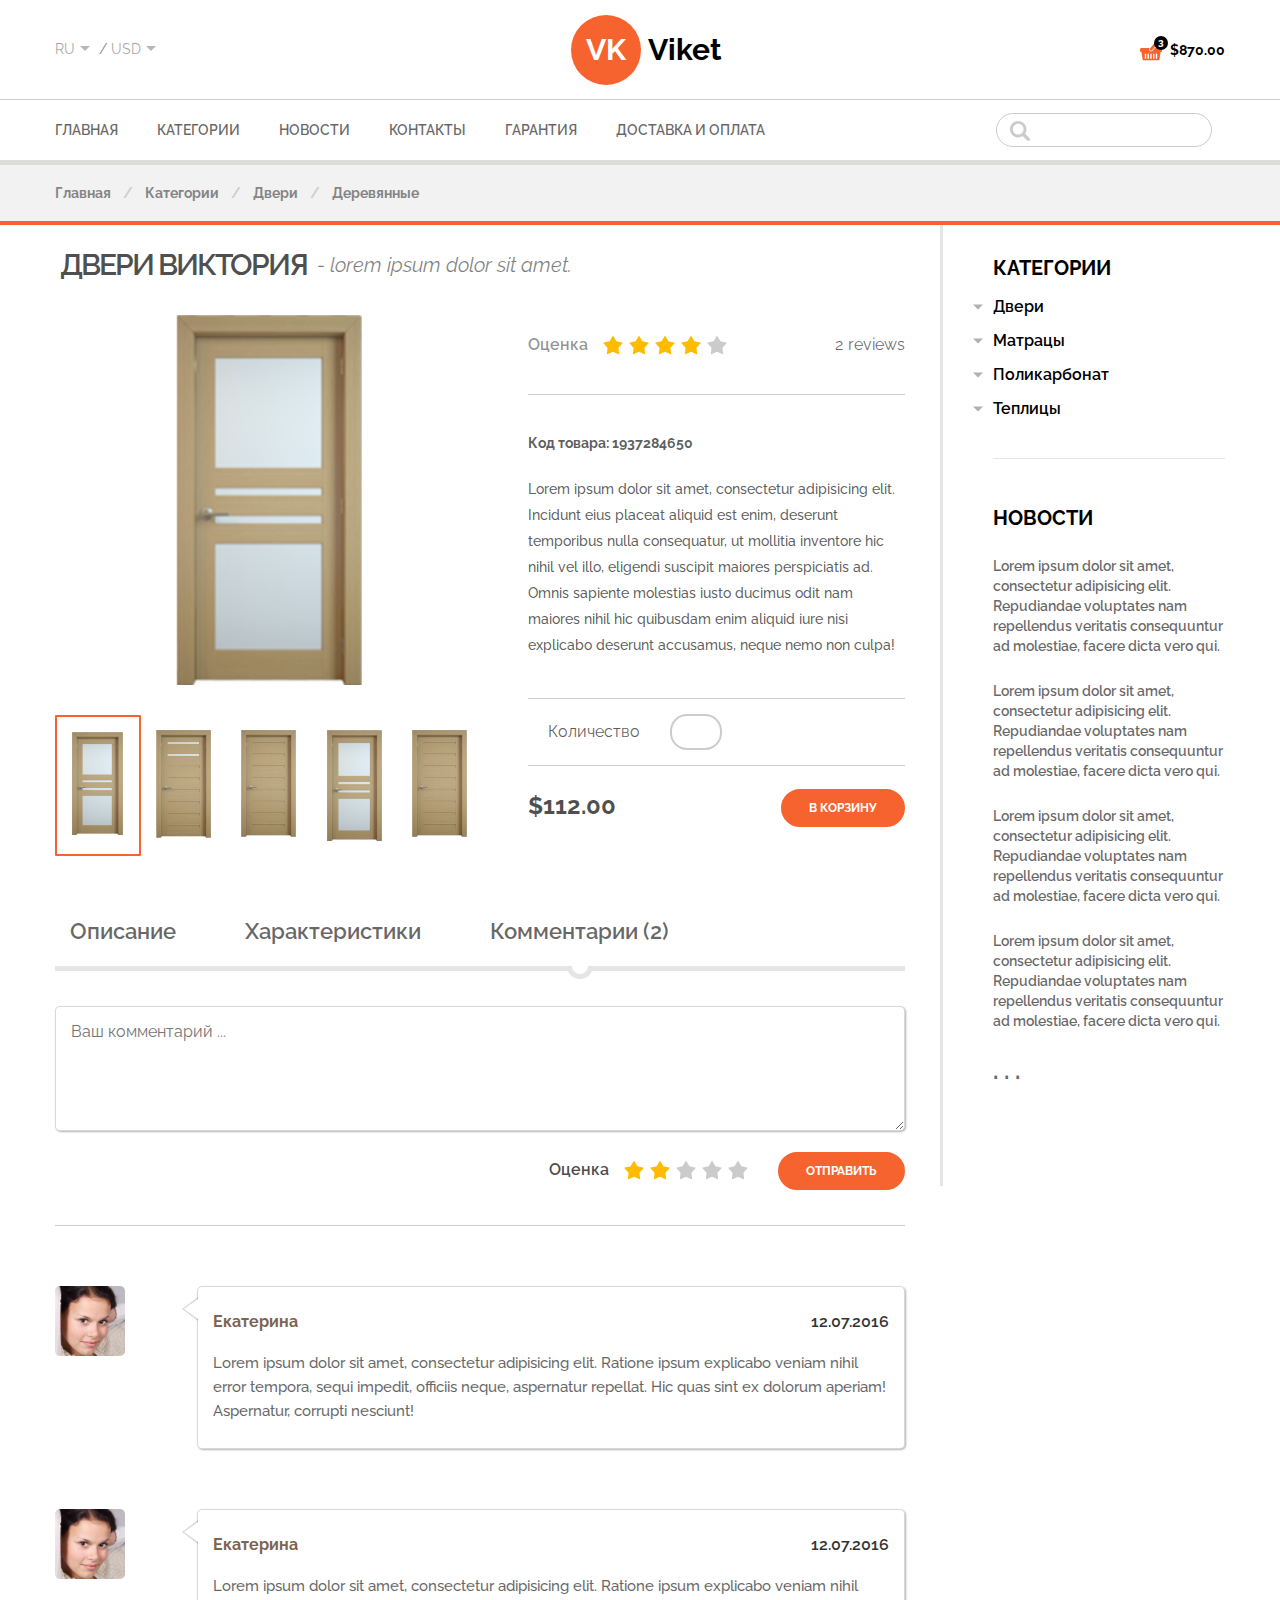
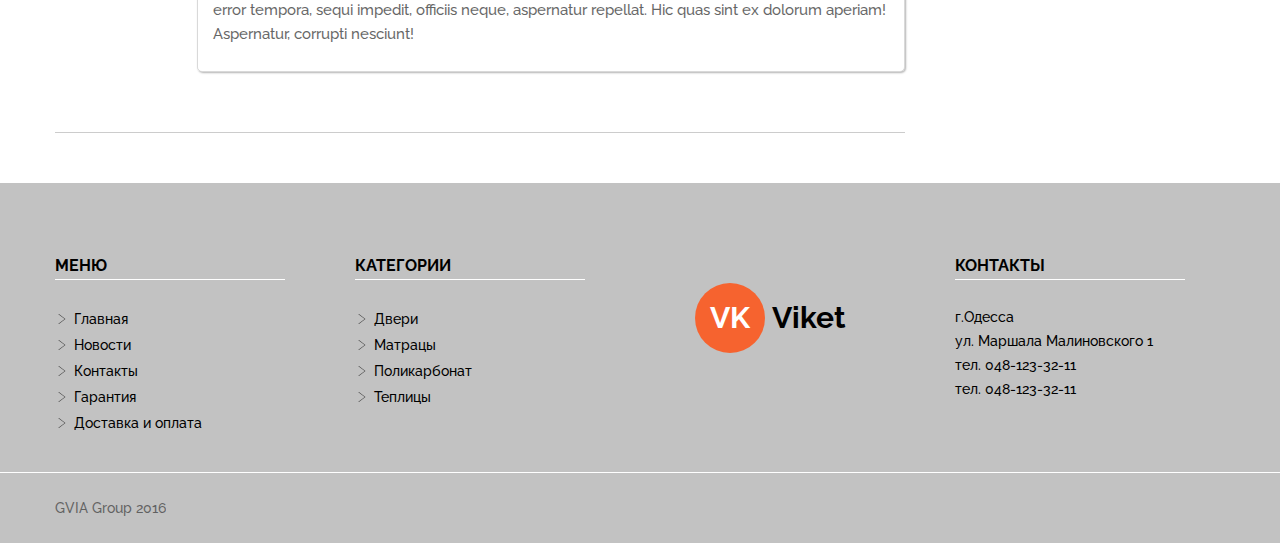
<file: product.html>
<!DOCTYPE html>
<html lang="en">
<head>
    <meta charset="UTF-8">
    <meta name="viewport" content="width=device-width,initial-scale=1">
    <title>Viket</title>
    <link href='https://fonts.googleapis.com/css?family=Raleway:400,200,100,300,500,600,700,300italic,400italic' rel='stylesheet' type='text/css'>
    <link rel="stylesheet" href="css/gg-grid.min.css">
    <link rel="stylesheet" href="css/gg-slider.min.css">
    <link rel="stylesheet" href="css/normalize.css">
    <link rel="stylesheet" href="css/ion.rangeSlider.css">
    <link rel="stylesheet" href="css/ion.rangeSlider.skinHTML5.css">
    <link rel="stylesheet" href="less/style.css">
</head>
<body data-content-area="1200px">
    <header id="site-header">
        <div class="up-header">
            <div class="wrapper">
                <div class="dropdowns">
                    <div class="select">
                        <span class="selector" data-menu-trigger="#select1">RU</span>
                        <div id="select1" class="select-menu">
                            <ul>
                                <li>RU</li>
                                <li>UK</li>
                                <li>EN</li>
                            </ul>
                        </div>
                    </div>
                    <span class="slash">/</span>
                    <div class="select">
                        <span class="selector" data-menu-trigger="#select2">USD</span>
                        <div id="select2" class="select-menu">
                            <ul>
                                <li>USD</li>
                                <li>PSD</li>
                                <li>LSD</li>
                            </ul>
                        </div>
                    </div>
                </div>
                <span class="logo">
                    <a href="index.html">
                        <span class="pic">VK</span>
                        <span class="logo-name">Viket</span>
                    </a>
                </span>
                <div class="basket">
                    <a href="cart.html">
                        <span class="img-cont" data-basket="3"><img src="img/icons/basket.svg"></span>
                        <span>$870.00</span>
                    </a>
                </div>
                <span class="mob-trigger" data-menu-trigger="#mob"><span class="img-cont"><img src="img/icons/menu-button.svg"></span></span>
            </div>
        </div>
        <div class="nav-cont">
            <div class="wrapper">
                <nav>
                    <ul>
                        <li class="circle-hover"><a href="index.html">Главная</a></li>
                        <li class="circle-hover"><a href="categories.html">Категории</a></li>
                        <li class="circle-hover"><a href="news.html">Новости</a></li>
                        <li class="circle-hover"><a href="contacts.html">Контакты</a></li>
                        <li class="circle-hover"><a href="guarantee.html">Гарантия</a></li>
                        <li class="circle-hover"><a href="delivery.html">Доставка и оплата</a></li>
                    </ul>
                </nav>
                <nav class="tab-menu">
                    <span data-menu-trigger="#tab">Меню</span>
                    <ul id="tab">
                        <li><a href="index.html">Главная</a></li>
                        <li><a href="categories.html">Категории</a></li>
                        <li><a href="news.html">Новости</a></li>
                        <li><a href="contacts.html">Контакты</a></li>
                        <li><a href="guarantee.html">Гарантия</a></li>
                        <li><a href="delivery.html">Доставка и оплата</a></li>
                    </ul>
                </nav>
                <div class="input-block">
                    <input type="text">
                    <span class="img-cont"><img src="img/icons/search.svg"></span>
                </div>
            </div>
        </div>
        <div class="breadcrumbs double">
            <div class="wrapper">
                <div class="float-left">
                    <a>Главная</a>
                    <span class="slash">/</span>
                    <a>Категории</a>
                    <span class="slash">/</span>
                    <a>Двери</a>
                    <span class="slash">/</span>
                    <a>Деревянные</a>
                </div>
            </div>
        </div>
    </header>
    <main id="site-content">
        <div class="wrapper">
            <div class="row-12 more-cont">
                <div class="col lg-9 right-none">
                    <div class="products">
                        <div class="tabs-container">
                            <div class="cat-head-cont">
                                <div class="product-headline">
                                    <h2 class="main-headline">Двери Виктория</h2>
                                    <h4 class="second-headline">- lorem ipsum dolor sit amet.</h4>
                                </div>
                            </div>
                            <div class="row-12">
                                <div class="col lg-6 xs-12">
                                    <div class="product-slider">
                                        <div class="slides slider-content">
                                            <div class="slide"><img src="img/posts/door-4.png"></div>
                                            <div class="slide"><img src="img/posts/door-2.png"></div>
                                            <div class="slide"><img src="img/posts/door-3.png"></div>
                                            <div class="slide"><img src="img/posts/door-4.png"></div>
                                            <div class="slide"><img src="img/posts/door-3.png"></div>
                                        </div>
                                        <div class="pagers">
                                            <div class="pager"><div class="img-cont"><img src="img/posts/door-4.png"></div></div>
                                            <div class="pager"><div class="img-cont"><img src="img/posts/door-2.png"></div></div>
                                            <div class="pager"><div class="img-cont"><img src="img/posts/door-3.png"></div></div>
                                            <div class="pager"><div class="img-cont"><img src="img/posts/door-4.png"></div></div>
                                            <div class="pager"><div class="img-cont"><img src="img/posts/door-3.png"></div></div>
                                        </div>
                                    </div>
                                </div>
                                <div class="col lg-6 xs-12">
                                    <div class="product-info">
                                        <div class="wrapper">
                                            <div class="reviews-cont">
                                                <div class="stars-cont float-left">
                                                    <span class="float-left">Оценка</span>
                                                    <div class="float-left">
                                                        <div class="img-cont"><img src="img/icons/star-hover.svg"></div>
                                                        <div class="img-cont"><img src="img/icons/star-hover.svg"></div>
                                                        <div class="img-cont"><img src="img/icons/star-hover.svg"></div>
                                                        <div class="img-cont"><img src="img/icons/star-hover.svg"></div>
                                                        <div class="img-cont unactive"><img src="img/icons/star.svg"></div>
                                                    </div>
                                                </div>
                                                <div class="reviews float-right"><span>2</span>reviews</div>
                                            </div>
                                            <div class="specification">
                                                <div class="code">Код товара: 1937284650</div>
                                                <div class="text">Lorem ipsum dolor sit amet, consectetur adipisicing elit. Incidunt eius placeat aliquid est enim, deserunt temporibus nulla consequatur, ut mollitia inventore hic nihil vel illo, eligendi suscipit maiores perspiciatis ad. Omnis sapiente molestias iusto ducimus odit nam maiores nihil hic quibusdam enim aliquid iure nisi explicabo deserunt accusamus, neque nemo non culpa!</div>
                                            </div>
                                            <div class="counter">
                                                <span>Количество</span><input type="number" min="0" max="99">
                                            </div>
                                            <div class="price-cont">
                                                <div class="price float-left">$112.00</div>
                                                <div class="btn-cont float-right">
                                                    <div class="btn">В корзину</div>
                                                </div>
                                            </div>
                                        </div>
                                    </div>
                                </div>
                            </div>
                            <div class="tabs-controllers product-tabs">
                                <ul>
                                    <li class="circle-hover" data-target="#tab-4">Описание</li>
                                    <li class="circle-hover" data-target="#tab-5">Характеристики</li>
                                    <li class="circle-hover active-controller" data-target="#tab-6">Комментарии (<span>2</span>)</li>
                                </ul>
                            </div>
                            <div class="tabs product-tabs">
                                <div id="tab-4" class="tab">
                                    <div class="p-cont">
                                        <p>Lorem ipsum dolor sit amet, consectetur adipisicing elit. Magnam ipsa deleniti molestiae aut aliquam odio rem nobis consectetur molestias! Deleniti modi ducimus et. Laboriosam nobis earum ullam, ab itaque in. ipsum dolor sit amet, consectetur adipisicing elit. Quia consectetur sunt mollitia, magni, a officia voluptatum soluta. Fugiat aliquid odit, voluptas. Accusamus quidem quod nulla molestias, vel porro illo soluta.</p>
                                        <p>Lorem ipsum dolor sit amet, consectetur adipisicing elit. Quasi eos aut doloribus fugit excepturi hic incidunt et aspernatur veritatis! Dolorem similique tempora voluptas ratione omnis possimus aliquid quia ab, adipisci! ipsum dolor sit amet, consectetur adipisicing elit. Sed ad natus quo, deserunt reiciendis ipsa rerum ratione dolorum veritatis. Velit perferendis, labore sit laudantium sunt commodi adipisci aspernatur officiis animi.</p>
                                        <div class="recommend"><div class="btn">Рекомендуем вам</div></div>
                                    </div>
                                    <div class="row-12">
                                        <div class="col lg-4 xs-4">
                                            <div class="tab-item">
                                                <div class="img-cont">
                                                    <img src="img/posts/door-1.png">
                                                </div>
                                                <div class="text-cont">
                                                    <h4 class="item-headline">Виктория</h4>
                                                    <div class="info">белый дуб с полосками из орг-стекла</div>
                                                    <div class="price">$ 270.00</div>
                                                </div>
                                                <div class="absolute"><div class="btn">Купить</div></div>
                                            </div>
                                        </div>
                                        <div class="col lg-4 xs-8 product-border">
                                            <div class="tab-item">
                                                <div class="img-cont">
                                                    <img src="img/posts/door-2.png">
                                                </div>
                                                <div class="text-cont">
                                                    <h4 class="item-headline">Агата</h4>
                                                    <div class="info">белый дуб с полосками из орг-стекла</div>
                                                    <div class="price">$ 112.00</div>
                                                </div>
                                                <div class="absolute"><div class="btn">Купить</div></div>
                                            </div>
                                        </div>
                                        <div class="col lg-4">
                                            <div class="tab-item">
                                                <div class="img-cont">
                                                    <img src="img/posts/door-3.png">
                                                </div>
                                                <div class="text-cont">
                                                    <h4 class="item-headline">Агата</h4>
                                                    <div class="info">белый дуб</div>
                                                    <div class="price">$ 120.00</div>
                                                </div>
                                                <div class="absolute"><div class="btn">Купить</div></div>
                                            </div>
                                        </div>
                                    </div>
                                </div>
                                <div id="tab-5" class="tab">
                                    <div class="p-cont">
                                        <p>Lorem ipsum dolor sit amet, consectetur adipisicing elit. Magnam ipsa deleniti molestiae aut aliquam odio rem nobis consectetur molestias! Deleniti modi ducimus et. Laboriosam nobis earum ullam, ab itaque in. ipsum dolor sit amet, consectetur adipisicing elit. Quia consectetur sunt mollitia, magni, a officia voluptatum soluta. Fugiat aliquid odit, voluptas. Accusamus quidem quod nulla molestias, vel porro illo soluta.</p>
                                        <p>Lorem ipsum dolor sit amet, consectetur adipisicing elit. Quasi eos aut doloribus fugit excepturi hic incidunt et aspernatur veritatis! Dolorem similique tempora voluptas ratione omnis possimus aliquid quia ab, adipisci! ipsum dolor sit amet, consectetur adipisicing elit. Sed ad natus quo, deserunt reiciendis ipsa rerum ratione dolorum veritatis. Velit perferendis, labore sit laudantium sunt commodi adipisci aspernatur officiis animi.</p>
                                    </div>
                                </div>
                                <div id="tab-6" class="tab active-tab">
                                    <div class="comments-cont">
                                        <form class="textarea-cont">
                                            <textarea rows="10" placeholder="Ваш комментарий ..." required></textarea>
                                            <div class="stars-cont float-right">
                                                <span class="float-left">Оценка</span>
                                                <div class="float-left stars">
                                                    <div class="img-cont"><img src="img/icons/star-hover.svg"></div>
                                                    <div class="img-cont"><img src="img/icons/star-hover.svg"></div>
                                                    <div class="img-cont unactive"><img src="img/icons/star.svg"></div>
                                                    <div class="img-cont unactive"><img src="img/icons/star.svg"></div>
                                                    <div class="img-cont unactive"><img src="img/icons/star.svg"></div>
                                                </div>
                                                <button type="submit" class="btn float-right">Отправить</button>
                                            </div>
                                        </form>
                                        <div class="clc"></div>
                                        <div class="comments">
                                            <div class="comment-block">
                                                <div class="row-12 m-right-none m-left-none">
                                                    <div class="col lg-2 hidden-xs visible-sm left-none">
                                                        <div class="img-cont float-left"><img src="img/posts/brunette-cute-face-fashion-41367.jpeg" alt=""></div>
                                                    </div>
                                                    <div class="col lg-10 xs-12 comment float-right">
                                                        <span class="name float-left">Екатерина</span>
                                                        <span class="date float-right">12.07.2016</span>
                                                        <div class="clc"></div>
                                                        <div class="text float-left">Lorem ipsum dolor sit amet, consectetur adipisicing elit. Ratione ipsum explicabo veniam nihil error tempora, sequi impedit, officiis neque, aspernatur repellat. Hic quas sint ex dolorum aperiam! Aspernatur, corrupti nesciunt!</div>
                                                    </div>
                                                </div>
                                            </div>
                                            <div class="comment-block">
                                                <div class="row-12 m-right-none m-left-none">
                                                    <div class="col lg-2 hidden-xs visible-sm left-none">
                                                        <div class="img-cont float-left"><img src="img/posts/brunette-cute-face-fashion-41367.jpeg" alt=""></div>
                                                    </div>
                                                    <div class="col lg-10 xs-12 comment float-right">
                                                        <span class="name float-left">Екатерина</span>
                                                        <span class="date float-right">12.07.2016</span>
                                                        <div class="clc"></div>
                                                        <div class="text float-left">Lorem ipsum dolor sit amet, consectetur adipisicing elit. Ratione ipsum explicabo veniam nihil error tempora, sequi impedit, officiis neque, aspernatur repellat. Hic quas sint ex dolorum aperiam! Aspernatur, corrupti nesciunt!</div>
                                                    </div>
                                                </div>
                                            </div>
                                        </div>
                                    </div>
                                </div>
                            </div>
                        </div>
                    </div>
                </div>
                <div class="col lg-3 xs-12 left-none">
                    <aside>
                        <section>
                            <h2 class="aside-headline">Категории</h2>
                            <ul class="ac-menu">
                                <li class="menu-item">
                                    <input type="checkbox" id="group-1">
                                    <label for="group-1"><span class="absolute"></span><a href="categories.html">Двери</a></label>
                                    <ul class="menu-cont small">
                                        <li>- Геодезический купол</li>
                                        <li>- Теплица Митлайдера</li>
                                        <li>- Солнечный вегетарий</li>
                                    </ul>
                                </li>
                                <li class="menu-item">
                                    <input type="checkbox" id="group-2">
                                    <label for="group-2"><span class="absolute"></span>Матрацы</label>
                                    <ul class="menu-cont small">
                                        <li>- Геодезический купол</li>
                                        <li>- Теплица Митлайдера</li>
                                        <li>- Солнечный вегетарий</li>
                                    </ul>
                                </li>
                                <li class="menu-item">
                                    <input type="checkbox" id="group-3">
                                    <label for="group-3"><span class="absolute"></span>Поликарбонат</label>
                                    <ul class="menu-cont small">
                                        <li>- Геодезический купол</li>
                                        <li>- Теплица Митлайдера</li>
                                        <li>- Солнечный вегетарий</li>
                                    </ul>
                                </li>
                                <li class="menu-item">
                                    <input type="checkbox" id="group-4">
                                    <label for="group-4"><span class="absolute"></span>Теплицы</label>
                                    <ul class="menu-cont small">
                                        <li>- Геодезический купол</li>
                                        <li>- Теплица Митлайдера</li>
                                        <li>- Солнечный вегетарий</li>
                                    </ul>
                                </li>
                            </ul>
                        </section>
                        <section>
                            <h2 class="aside-headline">Новости</h2>
                            <article><a>Lorem ipsum dolor sit amet, consectetur adipisicing elit. Repudiandae voluptates nam repellendus veritatis consequuntur ad molestiae, facere dicta vero qui.</a></article>
                            <article><a>Lorem ipsum dolor sit amet, consectetur adipisicing elit. Repudiandae voluptates nam repellendus veritatis consequuntur ad molestiae, facere dicta vero qui.</a></article>
                            <article><a>Lorem ipsum dolor sit amet, consectetur adipisicing elit. Repudiandae voluptates nam repellendus veritatis consequuntur ad molestiae, facere dicta vero qui.</a></article>
                            <article><a>Lorem ipsum dolor sit amet, consectetur adipisicing elit. Repudiandae voluptates nam repellendus veritatis consequuntur ad molestiae, facere dicta vero qui.</a></article>
                            <article><a>. . .</a></article>
                        </section>
                    </aside>
                </div>
            </div>
        </div>
    </main>
    <footer id="site-footer">
        <div class="up-foot">
            <div class="wrapper">
                <div class="row-12">
                    <div class="col lg-3 md-3 sm-6 xs-12">
                        <div class="foot-item">
                            <h4 class="foot-heading">Меню</h4>
                            <ul>
                                <li><span class="img-cont"><img src="img/icons/arrow-list.svg"></span><a>Главная</a></li>
                                <li><span class="img-cont"><img src="img/icons/arrow-list.svg"></span><a>Новости</a></li>
                                <li><span class="img-cont"><img src="img/icons/arrow-list.svg"></span><a>Контакты</a></li>
                                <li><span class="img-cont"><img src="img/icons/arrow-list.svg"></span><a>Гарантия</a></li>
                                <li><span class="img-cont"><img src="img/icons/arrow-list.svg"></span><a>Доставка и оплата</a></li>
                            </ul>
                        </div>
                    </div>
                    <div class="col lg-3 md-3 sm-6 xs-12">
                        <div class="foot-item">
                            <h4 class="foot-heading">Категории</h4>
                            <ul>
                                <li><span class="img-cont"><img src="img/icons/arrow-list.svg"></span><a>Двери</a></li>
                                <li><span class="img-cont"><img src="img/icons/arrow-list.svg"></span><a>Матрацы</a></li>
                                <li><span class="img-cont"><img src="img/icons/arrow-list.svg"></span><a>Поликарбонат</a></li>
                                <li><span class="img-cont"><img src="img/icons/arrow-list.svg"></span><a>Теплицы</a></li>
                            </ul>
                        </div>
                    </div>
                    <div class="col lg-3 md-3 sm-6 xs-12">
                        <div class="foot-item">
                            <div class="logo">
                                <a href="index.html">
                                    <span class="pic">VK</span>
                                    <span>Viket</span>
                                </a>
                            </div>
                        </div>
                    </div>
                    <div class="col lg-3 md-3 sm-6 xs-12">
                        <div class="foot-item">
                            <h4 class="foot-heading">Контакты</h4>
                            <ul>
                                <li>г.Одесса</li>
                                <li>ул. Маршала Малиновского 1</li>
                                <li>тел. 048-123-32-11</li>
                                <li>тел. 048-123-32-11</li>
                            </ul>
                        </div>
                    </div>
                </div>
            </div>
        </div>
        <div class="down-foot">
            <div class="wrapper">
                <a href="https://gviagroup.com/"><span class="left-foot">GVIA Group 2016</span></a>
            </div>
        </div>
    </footer>

   <nav class="mob-menu">
        <ul id="mob">
            <li class="close-btn"><div class="img-cont close" data-menu-trigger="#mob"><img src="img/icons/close.svg"></div></li>
            <li><a href="index.html">Главная</a></li>
            <li><a href="categories.html">Категории</a></li>
            <li><a href="news.html">Новости</a></li>
            <li><a href="contacts.html">Контакты</a></li>
            <li><a href="guarantee.html">Гарантия</a></li>
            <li><a href="delivery.html">Доставка и оплата</a></li>
        </ul>
    </nav>

    <script src="js/jquery-2.2.0.min.js"></script>
    <script src="js/ion.rangeSlider.min.js"></script>
<!--    <script src="//cdnjs.cloudflare.com/ajax/libs/less.js/2.6.1/less.min.js"></script>-->
    <script src="js/gg-slider.min.js"></script>
    <script src="js/function.js"></script>
    <script src="js/main.js"></script>
</body>
</html>
</file>
<file: less/style.css>
/* Generated by less 2.5.1 */
* {
  font-family: 'Raleway', sans-serif;
  box-sizing: border-box;
  outline: none;
}
body {
  width: 100%;
  margin: 0;
  padding: 0;
  overflow-x: hidden;
}
.clc {
  clear: both;
}
.mob-menu {
  display: none;
}
.mob-menu .close {
  position: fixed;
  top: 25px;
  right: 35px;
  width: 20px;
  height: 20px;
  z-index: 999;
}
.mob-menu ul {
  display: none;
  position: fixed;
  top: 0;
  right: 0;
  left: 0;
  bottom: 0;
  margin-top: 0;
  margin-bottom: 0;
  padding: 65px 0;
  background: rgba(0, 0, 0, 0.85);
  z-index: 998;
}
.mob-menu ul li {
  padding: 25px 0;
  text-align: center;
  font-size: 22px;
  font-weight: 300;
  color: #ffffff;
}
.mob-menu ul li.close-btn {
  padding: 0;
}
a {
  text-decoration: none;
  color: inherit;
  cursor: pointer;
}
ul li {
  list-style: none;
}
span {
  display: inline-block;
}
h1,
h2,
h3,
h4,
h5 {
  font-size: 24px;
  line-height: 26px;
  margin: 0;
}
.btn {
  padding: 14px 50px;
  text-transform: uppercase;
  font-size: 12px;
  font-weight: 700;
  line-height: 14px;
  border-radius: 50px;
  cursor: pointer;
  transition: .1s all linear;
}
.top-none {
  padding-top: 0 !important;
}
.right-none {
  padding-right: 0 !important;
}
.bottom-none {
  padding-bottom: 0 !important;
}
.left-none {
  padding-left: 0 !important;
}
.m-top-none {
  margin-top: 0 !important;
}
.m-right-none {
  margin-right: 0 !important;
}
.m-bottom-none {
  margin-bottom: 0 !important;
}
.m-left-none {
  margin-left: 0 !important;
}
.circle-hover {
  position: relative;
  margin-right: 35px;
  color: rgba(0, 0, 0, 0.6);
  font-size: 14px;
  font-weight: 600;
  text-transform: uppercase;
  line-height: 60px;
  display: inline-block;
  z-index: 2;
  transition: .2s all linear;
}
.circle-hover:after {
  position: absolute;
  bottom: -3px;
  right: 50%;
  margin-right: -13px;
  content: '';
  width: 16px;
  height: 16px;
  border-radius: 16px;
  background: #ffffff;
  border: 5px solid #dcddd6;
  transition: .2s all linear;
}
.circle-hover:before {
  position: absolute;
  bottom: 0px;
  left: 50%;
  margin-left: -13px;
  content: '';
  width: 26px;
  height: 24px;
  background: #ffffff;
  opacity: 1;
  z-index: 5;
}
.circle-hover:hover {
  color: #000000;
}
.circle-hover:hover:after {
  position: absolute;
  bottom: -13px;
  right: 50%;
  margin-right: -13px;
  content: '';
  width: 16px;
  height: 16px;
  border-radius: 16px;
  background: #ffffff;
  border: 5px solid #dcddd6;
  opacity: 1;
}
.img-cont img {
  width: inherit;
  height: inherit;
}
.disabled {
  opacity: .1 !important;
}
::selection {
  color: #ffffff;
  background: #f6632f;
}
#site-header .up-header {
  height: 100px;
  padding: 15px 0;
  border-bottom: 1px solid rgba(0, 0, 0, 0.2);
  font-size: 14px;
  text-align: center;
}
#site-header .up-header .dropdowns {
  height: 70px;
  padding: 26px 0;
  float: left;
  color: #000000;
}
#site-header .up-header .dropdowns span {
  opacity: .5;
}
#site-header .up-header .dropdowns .select {
  position: relative;
  display: inline-block;
  margin-right: 20px;
  border: none;
  opacity: .7;
  cursor: pointer;
  z-index: 990;
  transition: 0.15s all ease-in-out;
}
#site-header .up-header .dropdowns .select .select-menu {
  display: none;
  min-width: 100%;
  position: absolute;
}
#site-header .up-header .dropdowns .select .select-menu ul {
  min-width: 100%;
  margin: 0;
  padding: 0;
  background: #ffffff;
  border: 1px solid rgba(0, 0, 0, 0.2);
}
#site-header .up-header .dropdowns .select .select-menu ul li {
  padding: 5px 15px 2px 2px;
}
#site-header .up-header .dropdowns .select .select-menu ul li:hover {
  background: rgba(0, 0, 0, 0.05);
  color: #f6632f;
}
#site-header .up-header .dropdowns .select:after {
  content: '';
  position: absolute;
  top: 0;
  right: -5px;
  transform: translate(100%, 50%);
  border: 5px solid transparent;
  border-top: 5px solid rgba(0, 0, 0, 0.4);
}
#site-header .up-header .dropdowns .select:hover {
  opacity: 1;
}
#site-header .up-header .logo {
  height: 70px;
  font-size: 30px;
  font-weight: 700;
  line-height: 70px;
  cursor: pointer;
}
#site-header .up-header .logo .pic {
  width: 70px;
  height: 70px;
  background: #f6632f;
  color: #ffffff;
  border-radius: 35px;
}
#site-header .up-header .basket {
  height: 70px;
  padding: 24px 0;
  float: right;
  cursor: pointer;
}
#site-header .up-header .basket .img-cont {
  position: relative;
  width: 22px;
  height: 22px;
  float: left;
}
#site-header .up-header .basket .img-cont:before {
  position: absolute;
  top: -3px;
  right: -6px;
  content: attr(data-basket);
  color: #ffffff;
  font-size: 10px;
  line-height: 14px;
  width: 14px;
  height: 14px;
  border-radius: 7px;
  background: #000000;
}
#site-header .up-header .basket span {
  margin-left: 8px;
  line-height: 22px;
  font-weight: 700;
}
#site-header .up-header .mob-trigger {
  display: none;
}
#site-header .up-header .mob-trigger .img-cont {
  width: 70px;
  height: 70px;
}
#site-header .up-header .mob-trigger .img-cont img {
  width: 100%;
  height: auto;
  padding: 22px;
}
#site-header .nav-cont {
  height: 60px;
  margin-bottom: 5px;
  box-shadow: 0px 5px #dcddd6;
}
#site-header .nav-cont nav {
  height: 60px;
  float: left;
}
#site-header .nav-cont nav ul {
  height: 60px;
  margin: 0;
  padding: 0;
}
#site-header .nav-cont nav.tab-menu {
  position: relative;
  display: none;
  z-index: 999;
}
#site-header .nav-cont nav.tab-menu span {
  height: 60px;
  font-size: 18px;
  text-transform: uppercase;
  line-height: 60px;
  cursor: pointer;
}
#site-header .nav-cont nav.tab-menu ul {
  position: absolute;
  display: none;
  top: 60px;
  left: 0;
  height: auto;
  padding: 25px 30px 25px 10px;
  background: #ffffff;
  z-index: 999;
}
#site-header .nav-cont nav.tab-menu ul li {
  display: block;
  padding: 7px;
  font-size: 16px;
  font-weight: 500;
  cursor: pointer;
}
#site-header .nav-cont nav.tab-menu ul li:hover {
  color: #f6632f;
}
#site-header .nav-cont .input-block {
  position: relative;
  height: 60px;
  padding: 13px;
  float: right;
}
#site-header .nav-cont .input-block input {
  width: 216px;
  height: 34px;
  padding-left: 42px;
  border: 1px solid #000000;
  border-radius: 17px;
  opacity: .2;
  color: #000000;
  transition: 0.15s all ease-in-out;
}
#site-header .nav-cont .input-block input:focus {
  opacity: 1;
}
#site-header .nav-cont .input-block .img-cont {
  position: absolute;
  top: 14px;
  left: 20px;
  width: 34px;
  height: 34px;
}
#site-header .nav-cont .input-block .img-cont img {
  padding: 7px;
  opacity: .2;
}
#site-header .breadcrumbs {
  height: 60px;
  background: rgba(0, 0, 0, 0.05);
  border-bottom: 4px solid #f6632f;
}
#site-header .breadcrumbs a,
#site-header .breadcrumbs span {
  font-size: 14px;
  font-weight: 700;
  line-height: 56px;
  cursor: pointer;
  opacity: .45;
}
#site-header .breadcrumbs a.slash,
#site-header .breadcrumbs span.slash {
  margin: 0 8px;
  opacity: .15;
  cursor: default;
}
#site-header .breadcrumbs a:hover,
#site-header .breadcrumbs span:hover {
  opacity: 1;
}
#site-header .breadcrumbs a:hover.slash,
#site-header .breadcrumbs span:hover.slash {
  opacity: .15;
}
#site-header .breadcrumbs .float-right span {
  text-transform: lowercase;
}
#site-header .banner {
  height: 550px;
}
#site-header .banner .slider {
  position: relative;
  height: 550px;
}
#site-header .banner .slider .slider-content {
  height: 550px;
}
#site-header .banner .slider .slider-content .slide {
  position: relative;
  height: 100%;
}
#site-header .banner .slider .slider-content .slide .img-cont {
  position: relative;
  height: 100%;
  overflow: hidden;
  z-index: -2;
}
#site-header .banner .slider .slider-content .slide .img-cont img {
  position: absolute;
  top: 50%;
  left: 50%;
  transform: translate(-50%, -50%);
  min-width: 100%;
  height: auto;
}
#site-header .banner .slider .slider-content .slide .slider-face {
  position: absolute;
  top: 0;
  left: 0;
  right: 0;
  bottom: 0;
  padding-top: 140px;
  background: rgba(255, 255, 255, 0.4);
  z-index: 0;
}
#site-header .banner .slider .slider-content .slide .slider-face .text-cont {
  max-width: 500px;
  margin-left: 50px;
  color: #000000;
  font-weight: 300;
  opacity: .85;
}
#site-header .banner .slider .slider-content .slide .slider-face .text-cont h2 {
  margin-bottom: 26px;
  font-size: 64px;
  text-transform: uppercase;
  font-weight: inherit;
}
#site-header .banner .slider .slider-content .slide .slider-face .text-cont h3 {
  margin-bottom: 50px;
  font-size: 36px;
  font-weight: inherit;
}
#site-header .banner .slider .slider-content .slide .slider-face .text-cont h4 {
  margin-bottom: 70px;
  font-weight: inherit;
}
#site-header .banner .slider .slider-content .slide .slider-face .btn {
  margin-left: 50px;
  color: #ffffff;
  background: #f6632f;
  border: 2px solid #f6632f;
}
#site-header .banner .slider .slider-content .slide .slider-face .btn:hover {
  background: rgba(255, 255, 255, 0);
  color: #f6632f;
}
#site-header .banner .slider .ctrl {
  position: absolute;
  cursor: pointer;
  opacity: .3;
  z-index: 998 !important;
}
#site-header .banner .slider .ctrl .img-cont {
  width: 80px;
  height: 80px;
}
#site-header .banner .slider .ctrl.ctrl-left {
  left: 10px;
}
#site-header .banner .slider .ctrl.ctrl-right {
  right: 10px;
}
#site-header .banner .slider .ctrl:hover {
  opacity: 1;
}
#site-content .map-cont {
  position: relative;
  margin: 0;
  overflow: hidden;
}
#site-content .map-cont .absolute {
  position: absolute;
  top: 50%;
  left: 50%;
  transform: translate(-50%, -50%);
}
#site-content .map-cont .absolute .box {
  position: relative;
  width: 270px;
  height: 270px;
  background: #ffffff;
  transform: rotate(45deg);
}
#site-content .map-cont .absolute .box .text {
  height: 270px;
  width: 270px;
  padding-top: 40px;
  text-align: center;
  transform: rotate(-45deg);
}
#site-content .map-cont .absolute .box .text .viket {
  font-size: 26px;
  font-size: 500;
  letter-spacing: .5px;
  color: rgba(0, 0, 0, 0.7);
}
#site-content .map-cont .absolute .box .text .products {
  margin: 15px 0;
  font-size: 12px;
  color: rgba(0, 0, 0, 0.3);
}
#site-content .map-cont .absolute .box .text .addr {
  margin-bottom: 10px;
  font-weight: 500;
  color: rgba(0, 0, 0, 0.5);
}
#site-content .map-cont .absolute .box .text .tel {
  margin-bottom: 10px;
  font-weight: 500;
  color: rgba(0, 0, 0, 0.5);
}
#site-content .map-cont .absolute .box .text .post {
  margin-bottom: 10px;
  color: #f6632f;
  text-decoration: underline;
}
#site-content .map-cont .absolute .box .text:before {
  content: '';
  position: absolute;
  bottom: -215px;
  left: 50%;
  transform: translateX(-50%);
  border: 190px solid transparent;
  border-top: 160px solid #ffffff;
  z-index: -1;
}
#site-content .map-cont .absolute .box .text:after {
  content: '';
  position: absolute;
  bottom: -245px;
  left: 50%;
  transform: translateX(-50%);
  border: 190px solid transparent;
  border-top: 190px solid #f6632f;
  z-index: -2;
}
#site-content aside {
  overflow: auto;
  padding-left: 50px;
  border-left: 3px solid rgba(0, 0, 0, 0.1);
}
#site-content aside section {
  padding-top: 30px;
}
#site-content aside section .aside-headline {
  font-size: 20px;
  text-transform: uppercase;
}
#site-content aside section .ac-menu {
  padding-bottom: 40px;
  border-bottom: 1px solid rgba(0, 0, 0, 0.1);
  padding-left: 0;
}
#site-content aside section .ac-menu .menu-item {
  margin-top: 15px;
}
#site-content aside section .ac-menu .menu-item input {
  display: none;
}
#site-content aside section .ac-menu .menu-item label {
  position: relative;
  font-size: 16px;
  font-weight: 600;
  cursor: pointer;
}
#site-content aside section .ac-menu .menu-item label .absolute {
  position: absolute;
  top: 5px;
  left: -20px;
  width: 10px;
  height: 10px;
  background: url(../img/icons/down-arrow.svg);
  opacity: .3;
  z-index: 998;
  background-size: cover;
}
#site-content aside section .ac-menu .menu-item .menu-cont {
  max-height: 0;
  overflow: hidden;
  transition: .3s all linear;
}
#site-content aside section .ac-menu .menu-item .menu-cont .irs-with-grid .irs-bar {
  height: 6px;
  border: none;
  background: #f6632f;
}
#site-content aside section .ac-menu .menu-item .menu-cont .irs-with-grid .irs-grid,
#site-content aside section .ac-menu .menu-item .menu-cont .irs-with-grid .irs-from,
#site-content aside section .ac-menu .menu-item .menu-cont .irs-with-grid .irs-to,
#site-content aside section .ac-menu .menu-item .menu-cont .irs-with-grid .irs-single {
  display: none;
}
#site-content aside section .ac-menu .menu-item .menu-cont .irs-with-grid .irs-from,
#site-content aside section .ac-menu .menu-item .menu-cont .irs-with-grid .irs-to {
  display: block;
  background: none;
  color: rgba(0, 0, 0, 0.7);
}
#site-content aside section .ac-menu .menu-item .menu-cont .irs-with-grid .irs-min,
#site-content aside section .ac-menu .menu-item .menu-cont .irs-with-grid .irs-max {
  visibility: visible !important;
  background: none;
  font-size: 16px;
  color: rgba(0, 0, 0, 0.7);
  top: 50px;
}
#site-content aside section .ac-menu .menu-item .menu-cont .irs-with-grid .irs-slider {
  top: 23.5px;
  width: 6px !important;
  height: 24px;
  background: #f6632f;
  border: none;
}
#site-content aside section .ac-menu .menu-item .menu-cont .irs-with-grid .irs-line {
  height: 6px;
}
#site-content aside section .ac-menu .menu-item input[type=checkbox]:checked + label .absolute {
  background: url(../img/icons/down-arrow-hover.svg);
  opacity: 1;
  z-index: 999;
  background-size: cover;
}
#site-content aside section .ac-menu .menu-item input[type=checkbox]:checked + label:before {
  content: '';
  position: absolute;
  top: 2px;
  left: -22px;
  width: 14px;
  height: 14px;
  border-radius: 8px;
  background: #f6632f;
  z-index: -1;
}
#site-content aside section .ac-menu .menu-item input[type=checkbox]:checked + label + .menu-cont.small {
  max-height: 150px;
}
#site-content aside section .ac-menu .menu-item input[type=checkbox]:checked + label + .menu-cont.medium {
  max-height: 250px;
}
#site-content aside section .ac-menu .menu-item input[type=checkbox]:checked + label + .menu-cont.large {
  max-height: 350px;
}
#site-content aside section .ac-menu .menu-item ul {
  padding-left: 0;
}
#site-content aside section .ac-menu .menu-item ul li {
  margin: 15px 0;
  font-weight: 500;
  cursor: pointer;
  color: rgba(0, 0, 0, 0.6);
}
#site-content aside section .ac-menu .menu-item ul li:hover {
  color: #f6632f;
}
#site-content aside section article {
  font-size: 14px;
  line-height: 20px;
  font-weight: 600;
  margin: 25px 0;
  color: rgba(0, 0, 0, 0.6);
  cursor: pointer;
}
#site-content aside section article:hover {
  color: #f6632f;
}
#site-content aside section article:last-child {
  font-size: 24px;
  line-height: 30px;
  font-weight: 700;
  margin-bottom: 100px;
}
#site-content aside section.second {
  padding-top: 10px !important;
}
#site-content .more-cont {
  position: relative;
  padding-bottom: 50px;
}
#site-content .products .tabs-container .tabs-controllers {
  margin-bottom: 40px;
  box-shadow: 0px 5px rgba(0, 0, 0, 0.1);
  text-align: center;
}
#site-content .products .tabs-container .tabs-controllers ul li {
  padding: 0 15px;
  font-size: 22px;
  line-height: 70px;
  text-transform: none;
  cursor: pointer;
}
#site-content .products .tabs-container .tabs-controllers ul li:after {
  border-color: rgba(0, 0, 0, 0.1);
}
#site-content .products .tabs-container .tabs-controllers ul li.active-controller:after {
  position: absolute;
  bottom: -13px;
  right: 50%;
  margin-right: -13px;
  content: '';
  width: 16px;
  height: 16px;
  border-radius: 16px;
  background: #ffffff;
  border: 5px solid rgba(0, 0, 0, 0.1);
  opacity: 1;
}
#site-content .products .tabs-container .tabs-controllers.product-tabs {
  margin-right: 35px;
  text-align: left;
}
#site-content .products .tabs-container .tabs-controllers.product-tabs ul {
  padding: 0;
}
#site-content .products .tabs-container .tabs .tab {
  display: none;
}
#site-content .products .tabs-container .tabs .tab .col {
  margin-bottom: 60px;
}
#site-content .products .tabs-container .tabs .tab .col.product-border {
  border-left: 1px solid #dcddd6;
  border-right: 1px solid #dcddd6;
}
#site-content .products .tabs-container .tabs .tab .tab-item {
  position: relative;
  height: 380px;
  padding: 10px 20px;
  cursor: pointer;
}
#site-content .products .tabs-container .tabs .tab .tab-item .img-cont {
  position: relative;
  height: 240px;
}
#site-content .products .tabs-container .tabs .tab .tab-item .img-cont img {
  position: absolute;
  left: 50%;
  padding: 25px;
  transform: translatex(-50%);
  transition: 0.5s all ease-out;
}
#site-content .products .tabs-container .tabs .tab .tab-item .text-cont {
  text-align: center;
}
#site-content .products .tabs-container .tabs .tab .tab-item .text-cont .item-headline {
  font-size: 18px;
  font-weight: 600;
  text-transform: uppercase;
  letter-spacing: -0.5px;
}
#site-content .products .tabs-container .tabs .tab .tab-item .text-cont .info {
  height: 40px;
  margin: 10px 0;
  font-weight: 600;
  color: rgba(0, 0, 0, 0.5);
}
#site-content .products .tabs-container .tabs .tab .tab-item .text-cont .price {
  font-size: 18px;
  font-weight: 700;
}
#site-content .products .tabs-container .tabs .tab .tab-item .absolute {
  display: none;
  position: absolute;
  bottom: -30px;
  left: 50%;
  transform: translatex(-50%);
  z-index: 4;
}
#site-content .products .tabs-container .tabs .tab .tab-item .absolute .btn {
  padding: 10px 35px;
  color: #ffffff;
  background: #f6632f;
  border: 2px solid #f6632f;
  border-radius: 30px;
}
#site-content .products .tabs-container .tabs .tab .tab-item .absolute:hover .btn {
  background: rgba(255, 255, 255, 0);
  color: #f6632f;
}
#site-content .products .tabs-container .tabs .tab .tab-item:hover .img-cont img {
  transform: translatex(-50%) scale(1.1);
}
#site-content .products .tabs-container .tabs .tab .tab-item:hover .absolute {
  display: block;
}
#site-content .products .tabs-container .tabs .tab .tab-item:hover:after {
  content: '';
  position: absolute;
  top: -10px;
  left: 0;
  right: 0;
  bottom: -40px;
  border: 2px solid #f6632f;
  border-radius: 15px;
}
#site-content .products .tabs-container .tabs .tab .tab-item .product-badges {
  position: absolute;
  top: 26px;
  right: 40px;
}
#site-content .products .tabs-container .tabs .tab .tab-item .product-badges .badge {
  float: right;
  width: 28px;
  height: 28px;
  margin-left: 3px;
  border-radius: 14px;
  color: #ffffff;
  font-size: 8px;
  font-style: italic;
  font-weight: 400;
  line-height: 28px;
  text-align: center;
  text-transform: uppercase;
}
#site-content .products .tabs-container .tabs .tab .tab-item .product-badges .badge.hot {
  background: #ce403e;
}
#site-content .products .tabs-container .tabs .tab .tab-item .product-badges .badge.best {
  background: #000000;
}
#site-content .products .tabs-container .tabs .tab .tab-item .product-badges .badge.new {
  background: #ffbb00;
}
#site-content .products .tabs-container .tabs .tab.active-tab {
  display: block !important;
}
#site-content .products .tabs-container .tabs .tab .p-cont {
  overflow: auto;
  color: rgba(0, 0, 0, 0.7);
  font-size: 14px;
  font-weight: 500;
  line-height: 24px;
}
#site-content .products .tabs-container .tabs .tab .p-cont p {
  margin-bottom: 30px;
}
#site-content .products .tabs-container .tabs .tab .comments-cont .textarea-cont {
  width: 100%;
}
#site-content .products .tabs-container .tabs .tab .comments-cont .textarea-cont textarea {
  width: 100%;
  height: 125px;
  padding: 15px;
  border: 1px solid rgba(0, 0, 0, 0.15);
  border-radius: 5px;
  resize: vertical;
  box-shadow: 1px 1px 2px rgba(0, 0, 0, 0.3);
}
#site-content .products .tabs-container .tabs .tab .comments-cont .textarea-cont .stars-cont {
  height: 50px;
  margin-top: 10px;
  font-size: 16px;
  line-height: 20px;
}
#site-content .products .tabs-container .tabs .tab .comments-cont .textarea-cont .stars-cont span {
  line-height: 50px;
  opacity: .7;
  font-weight: 600;
}
#site-content .products .tabs-container .tabs .tab .comments-cont .textarea-cont .stars-cont .stars {
  margin-top: 15px;
}
#site-content .products .tabs-container .tabs .tab .comments-cont .textarea-cont .stars-cont .stars .img-cont {
  float: left;
  margin-left: 6px;
  width: 20px;
  height: 20px;
  cursor: pointer;
}
#site-content .products .tabs-container .tabs .tab .comments-cont .textarea-cont .stars-cont .stars .img-cont:first-child {
  margin-left: 15px;
}
#site-content .products .tabs-container .tabs .tab .comments-cont .textarea-cont .stars-cont .stars .img-cont.unactive {
  opacity: .2;
}
#site-content .products .tabs-container .tabs .tab .comments-cont .textarea-cont .stars-cont .btn {
  margin-top: 7px;
  margin-left: 30px;
  padding: 10px 26px;
  font-size: 12px;
  font-weight: 700;
  line-height: 14px;
  background: #f6632f;
  border: 2px solid #f6632f;
  color: #ffffff;
}
#site-content .products .tabs-container .tabs .tab .comments-cont .textarea-cont .stars-cont .btn:hover {
  background: none;
  color: #f6632f;
}
#site-content .products .tabs-container .tabs .tab .comments-cont .comments {
  margin-top: 30px;
  padding-top: 10px;
  border-top: 1px solid rgba(0, 0, 0, 0.2);
  border-bottom: 1px solid rgba(0, 0, 0, 0.2);
}
#site-content .products .tabs-container .tabs .tab .comments-cont .comments .comment-block .img-cont {
  width: 70px;
  height: 70px;
  overflow: hidden;
  border-radius: 5px;
  cursor: pointer;
}
#site-content .products .tabs-container .tabs .tab .comments-cont .comments .comment-block .img-cont img {
  height: auto;
  min-width: 100%;
}
#site-content .products .tabs-container .tabs .tab .comments-cont .comments .comment-block .comment {
  position: relative;
  padding: 25px 15px;
  border: 1px solid rgba(0, 0, 0, 0.15);
  border-radius: 5px;
  box-shadow: 1px 1px 2px rgba(0, 0, 0, 0.3);
}
#site-content .products .tabs-container .tabs .tab .comments-cont .comments .comment-block .comment .name {
  font-weight: 700;
  color: #70543f;
  opacity: .9;
}
#site-content .products .tabs-container .tabs .tab .comments-cont .comments .comment-block .comment .date {
  font-weight: 600;
  opacity: .8;
}
#site-content .products .tabs-container .tabs .tab .comments-cont .comments .comment-block .comment .text {
  font-size: 15px;
  font-weight: 500;
  line-height: 24px;
  opacity: .6;
  margin-top: 20px;
}
#site-content .products .tabs-container .tabs .tab .comments-cont .comments .comment-block .comment:before {
  content: '';
  position: absolute;
  top: 10px;
  left: -28px;
  border: 12px solid transparent;
  border-right: 16px solid rgba(0, 0, 0, 0.15);
  z-index: 999;
}
#site-content .products .tabs-container .tabs .tab .comments-cont .comments .comment-block .comment:after {
  content: '';
  position: absolute;
  top: 12px;
  left: -24px;
  border: 10px solid transparent;
  border-right: 14px solid #ffffff;
  z-index: 999;
}
#site-content .products .tabs-container .tabs .tab .comments-cont .comments .comment-block:first-child {
  margin-top: 50px;
}
#site-content .products .tabs-container .tabs .tab .comments-cont .comments.pion-comments {
  border-bottom: none;
}
#site-content .products .tabs-container .tabs.product-tabs {
  margin-right: 35px;
}
#site-content .products .tabs-container .cat-head-cont {
  padding: 0 5px;
}
#site-content .products .tabs-container .cat-head-cont .categories-headline {
  height: 105px;
  margin: 30px 0;
  background: url(../img/posts/categories.png);
  overflow: auto;
  color: rgba(0, 0, 0, 0.7);
}
#site-content .products .tabs-container .cat-head-cont .categories-headline .main-headline {
  margin: 0 40px 0 90px;
  font-size: 60px;
  font-weight: 200;
  text-transform: uppercase;
  line-height: 105px;
  letter-spacing: -2px;
  float: left;
}
#site-content .products .tabs-container .cat-head-cont .categories-headline .second-headline {
  height: 50px;
  margin-top: 24px;
  font-size: 24px;
  line-height: 25px;
  font-weight: 300;
  text-transform: lowercase;
  float: left;
}
#site-content .products .tabs-container .cat-head-cont .product-headline {
  height: 80px;
}
#site-content .products .tabs-container .cat-head-cont .product-headline .main-headline {
  margin-right: 10px;
  color: rgba(0, 0, 0, 0.7);
  font-size: 30px;
  font-weight: 600;
  line-height: 80px;
  text-transform: uppercase;
  letter-spacing: -2px;
  float: left;
}
#site-content .products .tabs-container .cat-head-cont .product-headline .second-headline {
  height: 50px;
  color: rgba(0, 0, 0, 0.5);
  font-size: 20px;
  font-style: italic;
  line-height: 80px;
  font-weight: 400;
}
#site-content .products .tabs-container .product-slider .slides {
  height: 390px;
  overflow: hidden;
}
#site-content .products .tabs-container .product-slider .slides .slide {
  position: relative;
  height: 390px;
  padding: 10px;
  overflow: hidden;
  cursor: pointer;
}
#site-content .products .tabs-container .product-slider .slides .slide img {
  position: absolute;
  top: 10px;
  left: 50%;
  transform: translatex(-50%);
  height: 370px;
}
#site-content .products .tabs-container .product-slider .pagers .pager {
  width: 20%;
  margin: 20px 0;
  padding: 15px;
  cursor: pointer;
  float: left;
}
#site-content .products .tabs-container .product-slider .pagers .pager .img-cont img {
  max-height: 100%;
  max-width: 100%;
}
#site-content .products .tabs-container .product-slider .pagers .pager.active {
  border: 2px solid #f6632f;
  border-radius: 1px;
}
#site-content .products .tabs-container .product-info {
  padding-right: 20px;
}
#site-content .products .tabs-container .product-info .reviews-cont {
  height: 60px;
  margin-top: 30px;
  padding-bottom: 40px;
  border-bottom: 1px solid rgba(0, 0, 0, 0.2);
  color: rgba(0, 0, 0, 0.6);
}
#site-content .products .tabs-container .product-info .reviews-cont .stars-cont {
  font-size: 16px;
  line-height: 20px;
}
#site-content .products .tabs-container .product-info .reviews-cont .stars-cont span {
  opacity: .7;
  font-weight: 600;
}
#site-content .products .tabs-container .product-info .reviews-cont .stars-cont .img-cont {
  float: left;
  margin-left: 6px;
  width: 20px;
  height: 20px;
  cursor: pointer;
}
#site-content .products .tabs-container .product-info .reviews-cont .stars-cont .img-cont:first-child {
  margin-left: 15px;
}
#site-content .products .tabs-container .product-info .reviews-cont .stars-cont .img-cont.unactive {
  opacity: .2;
}
#site-content .products .tabs-container .product-info .reviews-cont .reviews {
  cursor: pointer;
}
#site-content .products .tabs-container .product-info .reviews-cont .reviews span {
  display: inline-block;
  margin-right: 5px;
}
#site-content .products .tabs-container .product-info .specification {
  margin-top: 40px;
  padding-bottom: 40px;
  color: rgba(0, 0, 0, 0.65);
  border-bottom: 1px solid rgba(0, 0, 0, 0.2);
}
#site-content .products .tabs-container .product-info .specification .code {
  margin-bottom: 25px;
  font-size: 14px;
  font-weight: 700;
}
#site-content .products .tabs-container .product-info .specification .text {
  font-size: 14px;
  font-weight: 500;
  line-height: 26px;
}
#site-content .products .tabs-container .product-info .counter {
  padding: 15px 20px;
  border-bottom: 1px solid rgba(0, 0, 0, 0.2);
}
#site-content .products .tabs-container .product-info .counter span {
  margin-right: 30px;
  font-size: 16px;
  color: rgba(0, 0, 0, 0.65);
}
#site-content .products .tabs-container .product-info .counter input {
  height: 36px;
  width: 52px;
  padding: 0 8px;
  font-size: 14px;
  font-weight: 500;
  color: rgba(0, 0, 0, 0.65);
  border: 2px solid rgba(0, 0, 0, 0.2);
  border-radius: 17px;
}
#site-content .products .tabs-container .product-info .counter input:focus {
  border-color: #f6632f;
  color: #f6632f;
}
#site-content .products .tabs-container .product-info .price-cont {
  height: 80px;
}
#site-content .products .tabs-container .product-info .price-cont .price {
  font-size: 24px;
  line-height: 80px;
  font-weight: 700;
  color: rgba(0, 0, 0, 0.7);
}
#site-content .products .tabs-container .product-info .price-cont .btn-cont {
  margin: 23px 0;
}
#site-content .products .tabs-container .product-info .price-cont .btn-cont .btn {
  padding: 10px 26px;
  color: #ffffff;
  background: #f6632f;
  border: 2px solid #f6632f;
}
#site-content .products .tabs-container .product-info .price-cont .btn-cont .btn:hover {
  background: none;
  color: #f6632f;
  border: 2px solid #f6632f;
}
#site-content .products .tabs-container .recommend {
  margin: 10px 0 40px 0;
  text-align: center;
}
#site-content .products .tabs-container .recommend .btn {
  display: inline-block;
  padding: 18px 100px;
  font-size: 16px;
  line-height: 18px;
  border: 2px solid rgba(0, 0, 0, 0.5);
  opacity: .7;
}
#site-content .products .tabs-container .recommend .btn:hover {
  color: #f6632f;
  border-color: #f6632f;
  opacity: 1;
}
#site-content .absolute-more {
  position: absolute;
  left: 50%;
  bottom: 0;
  transform: translate(-50%, 50%);
  padding: 20px 100px;
  background: #ffffff;
  color: rgba(0, 0, 0, 0.5);
  font-size: 14px;
  font-weight: 600;
  border: 2px solid #d2d2d2;
}
#site-content .absolute-more:hover {
  border-color: #f6632f;
  color: #f6632f;
}
#site-content .cart {
  margin-bottom: 200px;
}
#site-content .cart .ta-left {
  text-align: left;
}
#site-content .cart .cart-head {
  margin: 50px 0 20px;
  padding-bottom: 10px;
  font-size: 20px;
  font-weight: 600;
  opacity: .8;
  text-align: center;
  border-bottom: 1px solid rgba(0, 0, 0, 0.2);
}
#site-content .cart .cart-item {
  height: 180px;
  margin-bottom: 10px;
  padding-bottom: 10px;
  border-bottom: 1px solid rgba(0, 0, 0, 0.2);
  text-align: center;
}
#site-content .cart .cart-item .prod {
  position: relative;
  width: 170px;
  height: 170px;
}
#site-content .cart .cart-item .prod img {
  height: 100%;
  width: auto;
  padding: 15px;
}
#site-content .cart .cart-item .prod-headline {
  margin: 20px 0 10px;
  font-size: 20px;
  letter-spacing: -0.5px;
  text-transform: uppercase;
  opacity: .9;
}
#site-content .cart .cart-item .info {
  font-size: 14px;
  font-weight: 600;
  font-style: italic;
  text-transform: lowercase;
  opacity: .7;
}
#site-content .cart .cart-item .code {
  margin-top: 40px;
  font-size: 14px;
  font-weight: 300;
  font-style: italic;
  text-transform: lowercase;
  opacity: .7;
}
#site-content .cart .cart-item .code .numb {
  font-weight: 600;
}
#site-content .cart .cart-item .price,
#site-content .cart .cart-item .sum {
  font-size: 26px;
  font-weight: 600;
  line-height: 170px;
  opacity: .75;
}
#site-content .cart .cart-item input {
  height: 36px;
  width: 52px;
  margin-top: 67px;
  padding: 0 8px;
  font-size: 14px;
  font-weight: 500;
  color: rgba(0, 0, 0, 0.65);
  border: 2px solid rgba(0, 0, 0, 0.2);
  border-radius: 17px;
}
#site-content .cart .cart-item input:focus {
  border-color: #f6632f;
  color: #f6632f;
}
#site-content .cart .cart-item .remove {
  margin-top: 72.5px;
  width: 25px;
  height: 25px;
  background: rgba(0, 0, 0, 0.2);
  border-radius: 12.5px;
  cursor: pointer;
  transition: 0.1s all ease-in-out;
}
#site-content .cart .cart-item .remove img {
  padding: 7px;
  opacity: .9;
}
#site-content .cart .cart-item .remove:hover {
  background: none;
  opacity: .6;
}
#site-content .cart .cart-item .remove:active {
  background: #f6632f;
  opacity: .9;
}
#site-content .cart .btns {
  height: 70px;
  margin-top: 10px;
}
#site-content .cart .btns .btn {
  margin-left: 15px;
  background: #f6632f;
  border: 2px solid #f6632f;
  color: #ffffff;
}
#site-content .cart .btns .btn.unactive {
  background: rgba(0, 0, 0, 0.2);
  border: 2px solid rgba(0, 0, 0, 0);
}
#site-content .cart .btns .btn.unactive:hover {
  border: 2px solid rgba(0, 0, 0, 0.2) !important;
  color: rgba(0, 0, 0, 0.4);
}
#site-content .cart .btns .btn:hover {
  background: none;
  color: #f6632f;
}
#site-content .news-cont .col {
  margin: 10px 0 !important;
}
#site-content .news-cont .news-item {
  margin-top: 15px;
  border-bottom: 1px solid rgba(0, 0, 0, 0.15);
}
#site-content .news-cont .news-item .img-cont {
  position: relative;
  width: 220px;
  height: 220px;
  border-right: 1px solid rgba(0, 0, 0, 0.15);
}
#site-content .news-cont .news-item .img-cont img {
  position: absolute;
  left: 50%;
  top: 50%;
  width: 100%;
  height: auto;
  padding: 5px;
  transform: translate(-50%, -50%);
}
#site-content .news-cont .news-item .news-heading {
  margin-bottom: 30px;
}
#site-content .news-cont .news-item .news-heading .heading {
  font-size: 18px;
  font-weight: 700;
  color: rgba(0, 0, 0, 0.8);
}
#site-content .news-cont .news-item .news-heading .sub-heading {
  font-size: 14px;
  font-weight: 400;
  color: rgba(0, 0, 0, 0.6);
}
#site-content .news-cont .news-item .news-text {
  font-size: 14px;
  font-weight: 500;
  line-height: 20px;
  color: rgba(0, 0, 0, 0.7);
}
#site-content .news-cont .news-item .btn {
  margin: 10px 0;
  padding: 10px 25px;
  background: #f6632f;
  border: 2px solid #f6632f;
  color: #ffffff;
}
#site-content .news-cont .news-item .btn.unactive {
  background: rgba(0, 0, 0, 0.2);
  border: 2px solid rgba(0, 0, 0, 0);
}
#site-content .news-cont .news-item .btn.unactive:hover {
  border: 2px solid rgba(0, 0, 0, 0.2) !important;
  color: rgba(0, 0, 0, 0.4);
}
#site-content .news-cont .news-item .btn:hover {
  background: none;
  color: #f6632f;
}
#site-content .pion-cont {
  margin-right: 35px;
}
#site-content .pion-cont .pion-heading {
  height: 50px;
  margin-top: 30px;
}
#site-content .pion-cont .pion-heading .heading {
  font-size: 26px;
  font-weight: 700;
  line-height: 50px;
  color: rgba(0, 0, 0, 0.75);
}
#site-content .pion-cont .stars-cont {
  position: relative;
  height: 50px;
  font-size: 16px;
  line-height: 20px;
}
#site-content .pion-cont .stars-cont span {
  line-height: 50px;
  opacity: .7;
  font-weight: 600;
}
#site-content .pion-cont .stars-cont .stars {
  margin-top: 15px;
}
#site-content .pion-cont .stars-cont .stars .img-cont {
  float: left;
  margin-left: 6px;
  width: 20px;
  height: 20px;
  cursor: pointer;
}
#site-content .pion-cont .stars-cont .stars .img-cont:first-child {
  margin-left: 15px;
}
#site-content .pion-cont .stars-cont .stars .img-cont.unactive {
  opacity: .2;
}
#site-content .pion-cont .stars-cont .date {
  position: absolute;
  top: -15px;
  right: 0;
  font-weight: 500;
  color: rgba(0, 0, 0, 0.6);
}
#site-content .pion-cont .img-cont.pion {
  position: relative;
  width: 100%;
  height: 280px;
}
#site-content .pion-cont .img-cont.pion img {
  position: absolute;
  top: 50%;
  left: 50%;
  width: auto;
  height: 100%;
  padding: 25px;
  transform: translate(-50%, -50%);
}
#site-content .pion-cont .pion-text p {
  margin: 20px 0;
  font-size: 14px;
  font-weight: 600;
  line-height: 22px;
  color: rgba(0, 0, 0, 0.6);
}
#site-content .pion-item {
  padding: 10px;
}
#site-content .pion-item .img-cont {
  width: 100%;
  height: 140px;
  position: relative;
}
#site-content .pion-item .img-cont img {
  position: absolute;
  top: 50%;
  left: 50%;
  width: auto;
  height: 100%;
  padding: 5px;
  transform: translate(-50%, -50%);
}
#site-content .pion-item .text-cont .heading {
  margin: 15px 0;
  font-size: 18px;
  font-weight: 700;
  color: rgba(0, 0, 0, 0.8);
  text-align: center;
}
#site-content .pion-item .text-cont .text {
  font-size: 14px;
  font-weight: 400;
  font-style: italic;
  line-height: 20px;
  color: rgba(0, 0, 0, 0.7);
}
#site-content .pion-item .text-cont .next {
  margin-top: 10px;
  font-size: 16px;
  font-weight: 400;
  font-style: italic;
  line-height: 20px;
  text-decoration: underline;
  cursor: pointer;
  color: rgba(0, 0, 0, 0.65);
}
#site-content .pion-item .text-cont .next:hover {
  color: #f6632f;
}
#site-footer {
  width: 100%;
  height: 360px;
  background: #c2c2c2;
}
#site-footer .up-foot {
  height: 290px;
  border-bottom: 1px solid #ffffff;
}
#site-footer .up-foot .foot-item {
  margin-top: 70px;
  padding: 0 40px 0 0;
}
#site-footer .up-foot .foot-item .foot-heading {
  font-size: 16px;
  text-transform: uppercase;
  border-bottom: 1px solid #ffffff;
}
#site-footer .up-foot .foot-item ul {
  margin-top: 30px;
  padding: 0;
}
#site-footer .up-foot .foot-item ul li {
  font-size: 14px;
  font-weight: 500;
  line-height: 14px;
  padding-bottom: 10px;
  cursor: pointer;
}
#site-footer .up-foot .foot-item ul li .img-cont {
  width: 14px;
  height: 14px;
  margin-right: 5px;
  opacity: .7;
  transition: .1s all linear;
}
#site-footer .up-foot .foot-item ul li .img-cont img {
  padding: 4px 2px 0;
}
#site-footer .up-foot .foot-item ul li:hover .img-cont {
  margin-right: 15px;
}
#site-footer .up-foot .foot-item .logo {
  margin-top: 100px;
  height: 70px;
  font-size: 30px;
  font-weight: 700;
  line-height: 70px;
  text-align: center;
  cursor: pointer;
}
#site-footer .up-foot .foot-item .logo .pic {
  width: 70px;
  height: 70px;
  background: #f6632f;
  color: #ffffff;
  border-radius: 35px;
}
#site-footer .down-foot .left-foot {
  float: left;
  font-size: 14px;
  font-weight: 500;
  line-height: 70px;
  opacity: .5;
}
@media (max-width: 1200px) {
  #site-header .banner .slider .slide .slider-face .text-cont {
    margin-left: 100px !important;
  }
  #site-header .banner .slider .slide .slider-face .btn {
    margin-left: 100px !important;
  }
}
@media (max-width: 1040px) {
  #site-header nav {
    display: none !important;
  }
  #site-header nav.tab-menu {
    display: block !important;
  }
}
@media (max-width: 900px) {
  #site-footer {
    height: auto !important;
  }
  #site-footer .up-foot {
    height: auto !important;
  }
  #site-footer .down-foot {
    height: 71px !important;
  }
}
@media (max-width: 600px) {
  .right-none {
    padding-right: 15px !important;
  }
  .left-none {
    padding-left: 15px !important;
  }
  .mob-menu {
    display: block !important;
  }
  #site-header .up-header {
    height: 160px;
  }
  #site-header .up-header .logo {
    min-width: 50%;
    float: right;
  }
  #site-header .up-header .logo .logo-name {
    display: none !important;
  }
  #site-header .up-header .mob-trigger {
    min-width: 50%;
    display: block !important;
    float: left;
  }
  #site-header .up-header .dropdowns {
    min-width: 50%;
  }
  #site-header .up-header .basket {
    min-width: 50%;
  }
  #site-header .up-header .basket .img-cont {
    float: none;
  }
  #site-header nav {
    display: none !important;
  }
  #site-header nav.tab-menu {
    display: none !important;
  }
  #site-header .nav-cont .input-block {
    float: left !important;
    width: 100%;
  }
  #site-header .nav-cont .input-block input {
    width: 100%;
  }
  #site-header .breadcrumbs .slash {
    margin: 0px !important;
  }
  #site-header .breadcrumbs.double {
    height: 120px;
  }
  #site-header .breadcrumbs.triple {
    height: 180px;
  }
  #site-header .banner .slider .slide .slider-face .text-cont {
    max-width: 250px !important;
    margin-left: 40px !important;
  }
  #site-header .banner .slider .slide .slider-face .text-cont h2 {
    font-size: 46px !important;
  }
  #site-header .banner .slider .slide .slider-face .text-cont h3 {
    margin-bottom: 20px !important;
    font-size: 26px !important;
  }
  #site-header .banner .slider .slide .slider-face .text-cont h4 {
    margin-bottom: 30px !important;
    font-size: 22px !important;
  }
  #site-header .banner .slider .ctrl.ctrl-left {
    left: -10px !important;
  }
  #site-header .banner .slider .ctrl.ctrl-right {
    right: -10px !important;
  }
  #site-content .absolute.contact {
    display: none !important;
  }
  #site-content .absolute.contact .box {
    width: 224px;
    height: 224px;
  }
  #site-content .absolute.contact .box .text {
    padding-top: 20px !important;
  }
  #site-content .absolute.contact .box .text:before {
    content: '';
    position: absolute;
    bottom: -125px;
    left: 50%;
    transform: translateX(-50%);
    border: 160px solid transparent;
    border-top: 130px solid #ffffff;
    z-index: -1;
  }
  #site-content .absolute.contact .box .text:after {
    content: '';
    position: absolute;
    bottom: -155px;
    left: 50%;
    transform: translateX(-50%);
    border: 160px solid transparent;
    border-top: 160px solid #f6632f;
    z-index: -2;
  }
  #site-content .tabs-container .cat-head-cont .categories-headline {
    overflow: hidden !important;
  }
  #site-content .tabs-container .cat-head-cont .categories-headline .main-headline {
    margin-left: 20px !important;
    font-size: 38px !important;
  }
  #site-content .tabs-container .cat-head-cont .product-headline {
    height: 140px !important;
  }
  #site-content .tabs-container .cat-head-cont .product-headline .main-headline {
    height: 70px !important;
    line-height: 70px !important;
  }
  #site-content .tabs-container .cat-head-cont .product-headline .second-headline {
    height: 60px !important;
    line-height: 60px !important;
  }
  #site-content .tabs-container .product-info {
    padding-right: 0 !important;
  }
  #site-content .tabs-container .product-info .reviews-cont span {
    display: none;
  }
  #site-content .tabs-container .product-info .reviews-cont div .img-cont:first-child {
    margin-left: 0 !important;
  }
  #site-content .tabs-container .product-tabs {
    margin: 0 !important;
  }
  #site-content .tabs-container .comment:before,
  #site-content .tabs-container .comment:after {
    display: none !important;
  }
  #site-content aside {
    padding-left: 30px !important;
    border: none !important;
  }
  #site-content .product-border {
    border: none !important;
  }
  #site-content .tabs-controllers ul {
    padding: 0;
  }
  #site-content .tabs-controllers ul .circle-hover {
    margin: 0 !important;
    padding: 0 5px !important;
    font-size: 14px !important;
  }
  #site-content .tab-item {
    height: 420px !important;
    border-bottom: 1px solid rgba(0, 0, 0, 0.2) !important;
  }
  #site-content .tab-item .absolute {
    bottom: 0px !important;
    transform: translateY(-50%);
  }
  #site-content .cart-item {
    height: auto !important;
    margin-top: 30px !important;
  }
  #site-content .cart-item .prod {
    width: 160px !important;
    height: 160px !important;
  }
  #site-content .cart-item input {
    margin: 67px 0 !important;
  }
  #site-content .cart-item .remove {
    position: relative;
    left: 50%;
    margin: 72.5px 0 72.5px -12.5px !important;
  }
  #site-content .cart-item .price,
  #site-content .cart-item .sum {
    font-size: 18px !important;
  }
  #site-content .btns .float-left {
    position: relative;
    left: 50%;
    transform: translatex(-50%);
    display: inline-block !important;
    margin: 15px 0 20px 0 !important;
    float: none !important;
  }
  #site-content .news-item .img-cont {
    border: none !important;
    margin-left: 50%;
    transform: translatex(-50%);
  }
}
</file>
<file: css/ion.rangeSlider.css>
/* Ion.RangeSlider
// css version 2.0.3
// © 2013-2014 Denis Ineshin | IonDen.com
// ===================================================================================================================*/

/* =====================================================================================================================
// RangeSlider */

.irs {
    position: relative; display: block;
    -webkit-touch-callout: none;
    -webkit-user-select: none;
     -khtml-user-select: none;
       -moz-user-select: none;
        -ms-user-select: none;
            user-select: none;
}
    .irs-line {
        position: relative; display: block;
        overflow: hidden;
        outline: none !important;
    }
        .irs-line-left, .irs-line-mid, .irs-line-right {
            position: absolute; display: block;
            top: 0;
        }
        .irs-line-left {
            left: 0; width: 11%;
        }
        .irs-line-mid {
            left: 9%; width: 82%;
        }
        .irs-line-right {
            right: 0; width: 11%;
        }

    .irs-bar {
        position: absolute; display: block;
        left: 0; width: 0;
    }
        .irs-bar-edge {
            position: absolute; display: block;
            top: 0; left: 0;
        }

    .irs-shadow {
        position: absolute; display: none;
        left: 0; width: 0;
    }

    .irs-slider {
        position: absolute; display: block;
        cursor: default;
        z-index: 1;
    }
        .irs-slider.single {

        }
        .irs-slider.from {

        }
        .irs-slider.to {

        }
        .irs-slider.type_last {
            z-index: 2;
        }

    .irs-min {
        position: absolute; display: block;
        left: 0;
        cursor: default;
    }
    .irs-max {
        position: absolute; display: block;
        right: 0;
        cursor: default;
    }

    .irs-from, .irs-to, .irs-single {
        position: absolute; display: block;
        top: 0; left: 0;
        cursor: default;
        white-space: nowrap;
    }

.irs-grid {
    position: absolute; display: none;
    bottom: 0; left: 0;
    width: 100%; height: 20px;
}
.irs-with-grid .irs-grid {
    display: block;
}
    .irs-grid-pol {
        position: absolute;
        top: 0; left: 0;
        width: 1px; height: 8px;
        background: #000;
    }
    .irs-grid-pol.small {
        height: 4px;
    }
    .irs-grid-text {
        position: absolute;
        bottom: 0; left: 0;
        white-space: nowrap;
        text-align: center;
        font-size: 9px; line-height: 9px;
        padding: 0 3px;
        color: #000;
    }

.irs-disable-mask {
    position: absolute; display: block;
    top: 0; left: -1%;
    width: 102%; height: 100%;
    cursor: default;
    background: rgba(0,0,0,0.0);
    z-index: 2;
}
.irs-disabled {
    opacity: 0.4;
}
.lt-ie9 .irs-disabled {
    filter: alpha(opacity=40);
}


.irs-hidden-input {
    position: absolute !important;
    display: block !important;
    top: 0 !important;
    left: 0 !important;
    width: 0 !important;
    height: 0 !important;
    font-size: 0 !important;
    line-height: 0 !important;
    padding: 0 !important;
    margin: 0 !important;
    outline: none !important;
    z-index: -9999 !important;
    background: none !important;
    border-style: solid !important;
    border-color: transparent !important;
}
</file>
<file: css/ion.rangeSlider.skinHTML5.css>
/* Ion.RangeSlider, Simple Skin
// css version 2.0.3
// © Denis Ineshin, 2014    https://github.com/IonDen
// © guybowden, 2014        https://github.com/guybowden
// ===================================================================================================================*/

/* =====================================================================================================================
// Skin details */

.irs {
    height: 55px;
}
.irs-with-grid {
    height: 75px;
}
.irs-line {
    height: 10px; top: 33px;
    background: #EEE;
    background: linear-gradient(to bottom, #DDD -50%, #FFF 150%); /* W3C */
    border: 1px solid #CCC;
    border-radius: 16px;
    -moz-border-radius: 16px;
}
    .irs-line-left {
        height: 8px;
    }
    .irs-line-mid {
        height: 8px;
    }
    .irs-line-right {
        height: 8px;
    }

.irs-bar {
    height: 10px; top: 33px;
    border-top: 1px solid #428bca;
    border-bottom: 1px solid #428bca;
    background: #428bca;
    background: linear-gradient(to top, rgba(66,139,202,1) 0%,rgba(127,195,232,1) 100%); /* W3C */
}
    .irs-bar-edge {
        height: 10px; top: 33px;
        width: 14px;
        border: 1px solid #428bca;
        border-right: 0;
        background: #428bca;
        background: linear-gradient(to top, rgba(66,139,202,1) 0%,rgba(127,195,232,1) 100%); /* W3C */
        border-radius: 16px 0 0 16px;
        -moz-border-radius: 16px 0 0 16px;
    }

.irs-shadow {
    height: 2px; top: 38px;
    background: #000;
    opacity: 0.3;
    border-radius: 5px;
    -moz-border-radius: 5px;
}
.lt-ie9 .irs-shadow {
    filter: alpha(opacity=30);
}

.irs-slider {
    top: 25px;
    width: 27px; height: 27px;
    border: 1px solid #AAA;
    background: #DDD;
    background: linear-gradient(to bottom, rgba(255,255,255,1) 0%,rgba(220,220,220,1) 20%,rgba(255,255,255,1) 100%); /* W3C */
    border-radius: 27px;
    -moz-border-radius: 27px;
    box-shadow: 1px 1px 3px rgba(0,0,0,0.3);
    cursor: pointer;
}

.irs-slider.state_hover, .irs-slider:hover {
    background: #FFF;
}

.irs-min, .irs-max {
    color: #333;
    font-size: 12px; line-height: 1.333;
    text-shadow: none;
    top: 0;
    padding: 1px 5px;
    background: rgba(0,0,0,0.1);
    border-radius: 3px;
    -moz-border-radius: 3px;
}

.lt-ie9 .irs-min, .lt-ie9 .irs-max {
    background: #ccc;
}

.irs-from, .irs-to, .irs-single {
    color: #fff;
    font-size: 14px; line-height: 1.333;
    text-shadow: none;
    padding: 1px 5px;
    background: #428bca;
    border-radius: 3px;
    -moz-border-radius: 3px;
}
.lt-ie9 .irs-from, .lt-ie9 .irs-to, .lt-ie9 .irs-single {
    background: #999;
}

.irs-grid {
    height: 27px;
}
.irs-grid-pol {
    opacity: 0.5;
    background: #428bca;
}
.irs-grid-pol.small {
    background: #999;
}

.irs-grid-text {
    bottom: 5px;
    color: #99a4ac;
}

.irs-disabled {
}
</file>
<file: css/gg-grid.min.css>
.wrapper{margin:0 auto;padding:0 15px;box-sizing:border-box}[data-content-area="1000px"] .wrapper{max-width:1000px}[data-content-area="1100px"] .wrapper{max-width:1100px}[data-content-area="1200px"] .wrapper{max-width:1200px}[data-content-area="1300px"] .wrapper{max-width:1300px}[data-content-area="1400px"] .wrapper{max-width:1400px}[data-content-area="1500px"] .wrapper{max-width:1500px}[data-fix][data-content-area="1000px"]{min-width:1000px}[data-fix][data-content-area="1100px"]{min-width:1100px}[data-fix][data-content-area="1200px"]{min-width:1200px}[data-fix][data-content-area="1300px"]{min-width:1300px}[data-fix][data-content-area="1400px"]{min-width:1400px}[data-fix][data-content-area="1500px"]{min-width:1500px}.row-4,.row-5,.row-8,.row-12,.row-16,.row-24{margin-left:-15px!important;margin-right:-15px!important}.row-4:before,.row-4:after,.row-5:before,.row-5:after,.row-8:before,.row-8:after,.row-12:before,.row-12:after,.row-16:before,.row-16:after,.row-24:before,.row-24:after{content:" ";display:table}.row-4:after,.row-5:after,.row-8:after,.row-12:after,.row-16:after,.row-24:after{clear:both}.col{float:left;box-sizing:border-box;padding-left:15px;padding-right:15px}.content-float-right .col{float:right}.float-left{float:left!important}.float-right{float:right!important}.float-off{float:none!important}.float-overflow:after{clear:both}.clc{clear:both}@media (min-width: 0px){.row-4 .xs-4{width:100%}.row-4 .xs-3{width:75%}.row-4 .xs-2{width:50%}.row-4 .xs-1{width:25%}.row-4 .offset-xs-3{margin-left:75%}.row-4 .offset-xs-2{margin-left:50%}.row-4 .offset-xs-1{margin-left:25%}.row-4 .offset-xs-0{margin-left:0}.row-4 .offset-right-xs-3{margin-right:75%}.row-4 .offset-right-xs-2{margin-right:50%}.row-4 .offset-right-xs-1{margin-right:25%}.row-4 .offset-right-xs-0{margin-right:0}.row-5 .xs-5{width:100%}.row-5 .xs-4{width:80%}.row-5 .xs-3{width:60%}.row-5 .xs-2{width:40%}.row-5 .xs-1{width:20%}.row-5 .offset-xs-4{margin-left:80%}.row-5 .offset-xs-3{margin-left:60%}.row-5 .offset-xs-2{margin-left:40%}.row-5 .offset-xs-1{margin-left:20%}.row-5 .offset-xs-0{margin-left:0}.row-5 .offset-right-xs-4{margin-right:80%}.row-5 .offset-right-xs-3{margin-right:60%}.row-5 .offset-right-xs-2{margin-right:40%}.row-5 .offset-right-xs-1{margin-right:20%}.row-5 .offset-right-xs-0{margin-right:0}.row-8 .xs-8{width:100%}.row-8 .xs-7{width:87.5%}.row-8 .xs-6{width:75%}.row-8 .xs-5{width:62.5%}.row-8 .xs-4{width:50%}.row-8 .xs-3{width:37.5%}.row-8 .xs-2{width:25%}.row-8 .xs-1{width:12.5%}.row-8 .offset-xs-7{margin-left:87.5%}.row-8 .offset-xs-6{margin-left:75%}.row-8 .offset-xs-5{margin-left:62.5%}.row-8 .offset-xs-4{margin-left:50%}.row-8 .offset-xs-3{margin-left:37.5%}.row-8 .offset-xs-2{margin-left:25%}.row-8 .offset-xs-1{margin-left:12.5%}.row-8 .offset-xs-0{margin-left:0}.row-8 .offset-right-xs-7{margin-right:87.5%}.row-8 .offset-right-xs-6{margin-right:75%}.row-8 .offset-right-xs-5{margin-right:62.5%}.row-8 .offset-right-xs-4{margin-right:50%}.row-8 .offset-right-xs-3{margin-right:37.5%}.row-8 .offset-right-xs-2{margin-right:25%}.row-8 .offset-right-xs-1{margin-right:12.5%}.row-8 .offset-right-xs-0{margin-right:0}.row-12 .xs-12{width:100%}.row-12 .xs-11{width:91.66666667%}.row-12 .xs-10{width:83.33333333%}.row-12 .xs-9{width:75%}.row-12 .xs-8{width:66.66666667%}.row-12 .xs-7{width:58.33333333%}.row-12 .xs-6{width:50%}.row-12 .xs-5{width:41.66666667%}.row-12 .xs-4{width:33.33333333%}.row-12 .xs-3{width:25%}.row-12 .xs-2{width:16.66666667%}.row-12 .xs-1{width:8.33333333%}.row-12 .offset-xs-11{margin-left:91.66666667%}.row-12 .offset-xs-10{margin-left:83.33333333%}.row-12 .offset-xs-9{margin-left:75%}.row-12 .offset-xs-8{margin-left:66.66666667%}.row-12 .offset-xs-7{margin-left:58.33333333%}.row-12 .offset-xs-6{margin-left:50%}.row-12 .offset-xs-5{margin-left:41.66666667%}.row-12 .offset-xs-4{margin-left:33.33333333%}.row-12 .offset-xs-3{margin-left:25%}.row-12 .offset-xs-2{margin-left:16.66666667%}.row-12 .offset-xs-1{margin-left:8.33333333%}.row-12 .offset-xs-0{margin-left:0}.row-12 .offset-right-xs-11{margin-right:91.66666667%}.row-12 .offset-right-xs-10{margin-right:83.33333333%}.row-12 .offset-right-xs-9{margin-right:75%}.row-12 .offset-right-xs-8{margin-right:66.66666667%}.row-12 .offset-right-xs-7{margin-right:58.33333333%}.row-12 .offset-right-xs-6{margin-right:50%}.row-12 .offset-right-xs-5{margin-right:41.66666667%}.row-12 .offset-right-xs-4{margin-right:33.33333333%}.row-12 .offset-right-xs-3{margin-right:25%}.row-12 .offset-right-xs-2{margin-right:16.66666667%}.row-12 .offset-right-xs-1{margin-right:8.33333333%}.row-12 .offset-right-xs-0{margin-right:0}.row-16 .xs-16{width:100%}.row-16 .xs-15{width:93.75%}.row-16 .xs-14{width:87.5%}.row-16 .xs-13{width:81.25%}.row-16 .xs-12{width:75%}.row-16 .xs-11{width:68.75%}.row-16 .xs-10{width:62.5%}.row-16 .xs-9{width:56.25%}.row-16 .xs-8{width:50%}.row-16 .xs-7{width:43.75%}.row-16 .xs-6{width:37.5%}.row-16 .xs-5{width:31.25%}.row-16 .xs-4{width:25%}.row-16 .xs-3{width:18.75%}.row-16 .xs-2{width:12.5%}.row-16 .xs-1{width:6.25%}.row-16 .offset-xs-15{margin-left:93.75%}.row-16 .offset-xs-14{margin-left:87.5%}.row-16 .offset-xs-13{margin-left:81.25%}.row-16 .offset-xs-12{margin-left:75%}.row-16 .offset-xs-11{margin-left:68.75%}.row-16 .offset-xs-10{margin-left:62.5%}.row-16 .offset-xs-9{margin-left:56.25%}.row-16 .offset-xs-8{margin-left:50%}.row-16 .offset-xs-7{margin-left:43.75%}.row-16 .offset-xs-6{margin-left:37.5%}.row-16 .offset-xs-5{margin-left:31.25%}.row-16 .offset-xs-4{margin-left:25%}.row-16 .offset-xs-3{margin-left:18.75%}.row-16 .offset-xs-2{margin-left:12.5%}.row-16 .offset-xs-1{margin-left:6.25%}.row-16 .offset-xs-0{margin-left:0}.row-16 .offset-right-xs-15{margin-right:93.75%}.row-16 .offset-right-xs-14{margin-right:87.5%}.row-16 .offset-right-xs-13{margin-right:81.25%}.row-16 .offset-right-xs-12{margin-right:75%}.row-16 .offset-right-xs-11{margin-right:68.75%}.row-16 .offset-right-xs-10{margin-right:62.5%}.row-16 .offset-right-xs-9{margin-right:56.25%}.row-16 .offset-right-xs-8{margin-right:50%}.row-16 .offset-right-xs-7{margin-right:43.75%}.row-16 .offset-right-xs-6{margin-right:37.5%}.row-16 .offset-right-xs-5{margin-right:31.25%}.row-16 .offset-right-xs-4{margin-right:25%}.row-16 .offset-right-xs-3{margin-right:18.75%}.row-16 .offset-right-xs-2{margin-right:12.5%}.row-16 .offset-right-xs-1{margin-right:6.25%}.row-16 .offset-right-xs-0{margin-right:0}.row-24 .xs-24{width:100%}.row-24 .xs-23{width:95.8333334%}.row-24 .xs-22{width:91.6666668%}.row-24 .xs-21{width:87.5000002%}.row-24 .xs-20{width:83.3333336%}.row-24 .xs-19{width:79.166667%}.row-24 .xs-18{width:75.0000004%}.row-24 .xs-17{width:70.8333338%}.row-24 .xs-16{width:66.6666672%}.row-24 .xs-15{width:62.5000006%}.row-24 .xs-14{width:58.333334%}.row-24 .xs-13{width:54.1666674%}.row-24 .xs-12{width:50.0000008%}.row-24 .xs-11{width:45.8333342%}.row-24 .xs-10{width:41.6666676%}.row-24 .xs-9{width:37.500001%}.row-24 .xs-8{width:33.3333344%}.row-24 .xs-7{width:29.1666678%}.row-24 .xs-6{width:25.0000012%}.row-24 .xs-5{width:20.8333346%}.row-24 .xs-4{width:16.666668%}.row-24 .xs-3{width:12.5000014%}.row-24 .xs-2{width:8.3333348%}.row-24 .xs-1{width:4.1666666%}.row-24 .offset-xs-23{margin-left:95.8333334%}.row-24 .offset-xs-22{margin-left:91.6666668%}.row-24 .offset-xs-21{margin-left:87.5000002%}.row-24 .offset-xs-20{margin-left:83.3333336%}.row-24 .offset-xs-19{margin-left:79.166667%}.row-24 .offset-xs-18{margin-left:75.0000004%}.row-24 .offset-xs-17{margin-left:70.8333338%}.row-24 .offset-xs-16{margin-left:66.6666672%}.row-24 .offset-xs-15{margin-left:62.5000006%}.row-24 .offset-xs-14{margin-left:58.333334%}.row-24 .offset-xs-13{margin-left:54.1666674%}.row-24 .offset-xs-12{margin-left:50.0000008%}.row-24 .offset-xs-11{margin-left:45.8333342%}.row-24 .offset-xs-10{margin-left:41.6666676%}.row-24 .offset-xs-9{margin-left:37.500001%}.row-24 .offset-xs-8{margin-left:33.3333344%}.row-24 .offset-xs-7{margin-left:29.1666678%}.row-24 .offset-xs-6{margin-left:25.0000012%}.row-24 .offset-xs-5{margin-left:20.8333346%}.row-24 .offset-xs-4{margin-left:16.666668%}.row-24 .offset-xs-3{margin-left:12.5000014%}.row-24 .offset-xs-2{margin-left:8.3333348%}.row-24 .offset-xs-1{margin-left:4.1666666%}.row-24 .offset-xs-0{margin-left:0}.row-24 .offset-right-xs-23{margin-right:95.8333334%}.row-24 .offset-right-xs-22{margin-right:91.6666668%}.row-24 .offset-right-xs-21{margin-right:87.5000002%}.row-24 .offset-right-xs-20{margin-right:83.3333336%}.row-24 .offset-right-xs-19{margin-right:79.166667%}.row-24 .offset-right-xs-18{margin-right:75.0000004%}.row-24 .offset-right-xs-17{margin-right:70.8333338%}.row-24 .offset-right-xs-16{margin-right:66.6666672%}.row-24 .offset-right-xs-15{margin-right:62.5000006%}.row-24 .offset-right-xs-14{margin-right:58.333334%}.row-24 .offset-right-xs-13{margin-right:54.1666674%}.row-24 .offset-right-xs-12{margin-right:50.0000008%}.row-24 .offset-right-xs-11{margin-right:45.8333342%}.row-24 .offset-right-xs-10{margin-right:41.6666676%}.row-24 .offset-right-xs-9{margin-right:37.500001%}.row-24 .offset-right-xs-8{margin-right:33.3333344%}.row-24 .offset-right-xs-7{margin-right:29.1666678%}.row-24 .offset-right-xs-6{margin-right:25.0000012%}.row-24 .offset-right-xs-5{margin-right:20.8333346%}.row-24 .offset-right-xs-4{margin-right:16.666668%}.row-24 .offset-right-xs-3{margin-right:12.5000014%}.row-24 .offset-right-xs-2{margin-right:8.3333348%}.row-24 .offset-right-xs-1{margin-right:4.1666666%}.row-24 .offset-right-xs-0{margin-right:0}.visible-xs-inline{display:inline-block!important}.visible-xs{display:block!important}.hidden-xs{display:none!important}}@media (min-width: 600px){.row-4 .sm-4{width:100%}.row-4 .sm-3{width:75%}.row-4 .sm-2{width:50%}.row-4 .sm-1{width:25%}.row-4 .offset-sm-3{margin-left:75%}.row-4 .offset-sm-2{margin-left:50%}.row-4 .offset-sm-1{margin-left:25%}.row-4 .offset-sm-0{margin-left:0}.row-4 .offset-right-sm-3{margin-right:75%}.row-4 .offset-right-sm-2{margin-right:50%}.row-4 .offset-right-sm-1{margin-right:25%}.row-4 .offset-right-sm-0{margin-right:0}.row-5 .sm-5{width:100%}.row-5 .sm-4{width:80%}.row-5 .sm-3{width:60%}.row-5 .sm-2{width:40%}.row-5 .sm-1{width:20%}.row-5 .offset-sm-4{margin-left:80%}.row-5 .offset-sm-3{margin-left:60%}.row-5 .offset-sm-2{margin-left:40%}.row-5 .offset-sm-1{margin-left:20%}.row-5 .offset-sm-0{margin-left:0}.row-5 .offset-right-sm-4{margin-right:80%}.row-5 .offset-right-sm-3{margin-right:60%}.row-5 .offset-right-sm-2{margin-right:40%}.row-5 .offset-right-sm-1{margin-right:20%}.row-5 .offset-right-sm-0{margin-right:0}.row-8 .sm-8{width:100%}.row-8 .sm-7{width:87.5%}.row-8 .sm-6{width:75%}.row-8 .sm-5{width:62.5%}.row-8 .sm-4{width:50%}.row-8 .sm-3{width:37.5%}.row-8 .sm-2{width:25%}.row-8 .sm-1{width:12.5%}.row-8 .offset-sm-7{margin-left:87.5%}.row-8 .offset-sm-6{margin-left:75%}.row-8 .offset-sm-5{margin-left:62.5%}.row-8 .offset-sm-4{margin-left:50%}.row-8 .offset-sm-3{margin-left:37.5%}.row-8 .offset-sm-2{margin-left:25%}.row-8 .offset-sm-1{margin-left:12.5%}.row-8 .offset-sm-0{margin-left:0}.row-8 .offset-right-sm-7{margin-right:87.5%}.row-8 .offset-right-sm-6{margin-right:75%}.row-8 .offset-right-sm-5{margin-right:62.5%}.row-8 .offset-right-sm-4{margin-right:50%}.row-8 .offset-right-sm-3{margin-right:37.5%}.row-8 .offset-right-sm-2{margin-right:25%}.row-8 .offset-right-sm-1{margin-right:12.5%}.row-8 .offset-right-sm-0{margin-right:0}.row-12 .sm-12{width:100%}.row-12 .sm-11{width:91.66666667%}.row-12 .sm-10{width:83.33333333%}.row-12 .sm-9{width:75%}.row-12 .sm-8{width:66.66666667%}.row-12 .sm-7{width:58.33333333%}.row-12 .sm-6{width:50%}.row-12 .sm-5{width:41.66666667%}.row-12 .sm-4{width:33.33333333%}.row-12 .sm-3{width:25%}.row-12 .sm-2{width:16.66666667%}.row-12 .sm-1{width:8.33333333%}.row-12 .offset-sm-11{margin-left:91.66666667%}.row-12 .offset-sm-10{margin-left:83.33333333%}.row-12 .offset-sm-9{margin-left:75%}.row-12 .offset-sm-8{margin-left:66.66666667%}.row-12 .offset-sm-7{margin-left:58.33333333%}.row-12 .offset-sm-6{margin-left:50%}.row-12 .offset-sm-5{margin-left:41.66666667%}.row-12 .offset-sm-4{margin-left:33.33333333%}.row-12 .offset-sm-3{margin-left:25%}.row-12 .offset-sm-2{margin-left:16.66666667%}.row-12 .offset-sm-1{margin-left:8.33333333%}.row-12 .offset-sm-0{margin-left:0}.row-12 .offset-right-sm-11{margin-right:91.66666667%}.row-12 .offset-right-sm-10{margin-right:83.33333333%}.row-12 .offset-right-sm-9{margin-right:75%}.row-12 .offset-right-sm-8{margin-right:66.66666667%}.row-12 .offset-right-sm-7{margin-right:58.33333333%}.row-12 .offset-right-sm-6{margin-right:50%}.row-12 .offset-right-sm-5{margin-right:41.66666667%}.row-12 .offset-right-sm-4{margin-right:33.33333333%}.row-12 .offset-right-sm-3{margin-right:25%}.row-12 .offset-right-sm-2{margin-right:16.66666667%}.row-12 .offset-right-sm-1{margin-right:8.33333333%}.row-12 .offset-right-sm-0{margin-right:0}.row-16 .sm-16{width:100%}.row-16 .sm-15{width:93.75%}.row-16 .sm-14{width:87.5%}.row-16 .sm-13{width:81.25%}.row-16 .sm-12{width:75%}.row-16 .sm-11{width:68.75%}.row-16 .sm-10{width:62.5%}.row-16 .sm-9{width:56.25%}.row-16 .sm-8{width:50%}.row-16 .sm-7{width:43.75%}.row-16 .sm-6{width:37.5%}.row-16 .sm-5{width:31.25%}.row-16 .sm-4{width:25%}.row-16 .sm-3{width:18.75%}.row-16 .sm-2{width:12.5%}.row-16 .sm-1{width:6.25%}.row-16 .offset-sm-15{margin-left:93.75%}.row-16 .offset-sm-14{margin-left:87.5%}.row-16 .offset-sm-13{margin-left:81.25%}.row-16 .offset-sm-12{margin-left:75%}.row-16 .offset-sm-11{margin-left:68.75%}.row-16 .offset-sm-10{margin-left:62.5%}.row-16 .offset-sm-9{margin-left:56.25%}.row-16 .offset-sm-8{margin-left:50%}.row-16 .offset-sm-7{margin-left:43.75%}.row-16 .offset-sm-6{margin-left:37.5%}.row-16 .offset-sm-5{margin-left:31.25%}.row-16 .offset-sm-4{margin-left:25%}.row-16 .offset-sm-3{margin-left:18.75%}.row-16 .offset-sm-2{margin-left:12.5%}.row-16 .offset-sm-1{margin-left:6.25%}.row-16 .offset-sm-0{margin-left:0}.row-16 .offset-right-sm-15{margin-right:93.75%}.row-16 .offset-right-sm-14{margin-right:87.5%}.row-16 .offset-right-sm-13{margin-right:81.25%}.row-16 .offset-right-sm-12{margin-right:75%}.row-16 .offset-right-sm-11{margin-right:68.75%}.row-16 .offset-right-sm-10{margin-right:62.5%}.row-16 .offset-right-sm-9{margin-right:56.25%}.row-16 .offset-right-sm-8{margin-right:50%}.row-16 .offset-right-sm-7{margin-right:43.75%}.row-16 .offset-right-sm-6{margin-right:37.5%}.row-16 .offset-right-sm-5{margin-right:31.25%}.row-16 .offset-right-sm-4{margin-right:25%}.row-16 .offset-right-sm-3{margin-right:18.75%}.row-16 .offset-right-sm-2{margin-right:12.5%}.row-16 .offset-right-sm-1{margin-right:6.25%}.row-16 .offset-right-sm-0{margin-right:0}.row-24 .sm-24{width:100%}.row-24 .sm-23{width:95.8333334%}.row-24 .sm-22{width:91.6666668%}.row-24 .sm-21{width:87.5000002%}.row-24 .sm-20{width:83.3333336%}.row-24 .sm-19{width:79.166667%}.row-24 .sm-18{width:75.0000004%}.row-24 .sm-17{width:70.8333338%}.row-24 .sm-16{width:66.6666672%}.row-24 .sm-15{width:62.5000006%}.row-24 .sm-14{width:58.333334%}.row-24 .sm-13{width:54.1666674%}.row-24 .sm-12{width:50.0000008%}.row-24 .sm-11{width:45.8333342%}.row-24 .sm-10{width:41.6666676%}.row-24 .sm-9{width:37.500001%}.row-24 .sm-8{width:33.3333344%}.row-24 .sm-7{width:29.1666678%}.row-24 .sm-6{width:25.0000012%}.row-24 .sm-5{width:20.8333346%}.row-24 .sm-4{width:16.666668%}.row-24 .sm-3{width:12.5000014%}.row-24 .sm-2{width:8.3333348%}.row-24 .sm-1{width:4.1666666%}.row-24 .offset-sm-23{margin-left:95.8333334%}.row-24 .offset-sm-22{margin-left:91.6666668%}.row-24 .offset-sm-21{margin-left:87.5000002%}.row-24 .offset-sm-20{margin-left:83.3333336%}.row-24 .offset-sm-19{margin-left:79.166667%}.row-24 .offset-sm-18{margin-left:75.0000004%}.row-24 .offset-sm-17{margin-left:70.8333338%}.row-24 .offset-sm-16{margin-left:66.6666672%}.row-24 .offset-sm-15{margin-left:62.5000006%}.row-24 .offset-sm-14{margin-left:58.333334%}.row-24 .offset-sm-13{margin-left:54.1666674%}.row-24 .offset-sm-12{margin-left:50.0000008%}.row-24 .offset-sm-11{margin-left:45.8333342%}.row-24 .offset-sm-10{margin-left:41.6666676%}.row-24 .offset-sm-9{margin-left:37.500001%}.row-24 .offset-sm-8{margin-left:33.3333344%}.row-24 .offset-sm-7{margin-left:29.1666678%}.row-24 .offset-sm-6{margin-left:25.0000012%}.row-24 .offset-sm-5{margin-left:20.8333346%}.row-24 .offset-sm-4{margin-left:16.666668%}.row-24 .offset-sm-3{margin-left:12.5000014%}.row-24 .offset-sm-2{margin-left:8.3333348%}.row-24 .offset-sm-1{margin-left:4.1666666%}.row-24 .offset-sm-0{margin-left:0}.row-24 .offset-right-sm-23{margin-right:95.8333334%}.row-24 .offset-right-sm-22{margin-right:91.6666668%}.row-24 .offset-right-sm-21{margin-right:87.5000002%}.row-24 .offset-right-sm-20{margin-right:83.3333336%}.row-24 .offset-right-sm-19{margin-right:79.166667%}.row-24 .offset-right-sm-18{margin-right:75.0000004%}.row-24 .offset-right-sm-17{margin-right:70.8333338%}.row-24 .offset-right-sm-16{margin-right:66.6666672%}.row-24 .offset-right-sm-15{margin-right:62.5000006%}.row-24 .offset-right-sm-14{margin-right:58.333334%}.row-24 .offset-right-sm-13{margin-right:54.1666674%}.row-24 .offset-right-sm-12{margin-right:50.0000008%}.row-24 .offset-right-sm-11{margin-right:45.8333342%}.row-24 .offset-right-sm-10{margin-right:41.6666676%}.row-24 .offset-right-sm-9{margin-right:37.500001%}.row-24 .offset-right-sm-8{margin-right:33.3333344%}.row-24 .offset-right-sm-7{margin-right:29.1666678%}.row-24 .offset-right-sm-6{margin-right:25.0000012%}.row-24 .offset-right-sm-5{margin-right:20.8333346%}.row-24 .offset-right-sm-4{margin-right:16.666668%}.row-24 .offset-right-sm-3{margin-right:12.5000014%}.row-24 .offset-right-sm-2{margin-right:8.3333348%}.row-24 .offset-right-sm-1{margin-right:4.1666666%}.row-24 .offset-right-sm-0{margin-right:0}.visible-xs-inline{display:inline-block!important}.visible-sm{display:block!important}.hidden-sm{display:none!important}}@media (min-width: 900px){.row-4 .md-4{width:100%}.row-4 .md-3{width:75%}.row-4 .md-2{width:50%}.row-4 .md-1{width:25%}.row-4 .offset-md-3{margin-left:75%}.row-4 .offset-md-2{margin-left:50%}.row-4 .offset-md-1{margin-left:25%}.row-4 .offset-md-0{margin-left:0}.row-4 .offset-right-md-3{margin-right:75%}.row-4 .offset-right-md-2{margin-right:50%}.row-4 .offset-right-md-1{margin-right:25%}.row-4 .offset-right-md-0{margin-right:0}.row-5 .md-5{width:100%}.row-5 .md-4{width:80%}.row-5 .md-3{width:60%}.row-5 .md-2{width:40%}.row-5 .md-1{width:20%}.row-5 .offset-md-4{margin-left:80%}.row-5 .offset-md-3{margin-left:60%}.row-5 .offset-md-2{margin-left:40%}.row-5 .offset-md-1{margin-left:20%}.row-5 .offset-md-0{margin-left:0}.row-5 .offset-right-md-4{margin-right:80%}.row-5 .offset-right-md-3{margin-right:60%}.row-5 .offset-right-md-2{margin-right:40%}.row-5 .offset-right-md-1{margin-right:20%}.row-5 .offset-right-md-0{margin-right:0}.row-8 .md-8{width:100%}.row-8 .md-7{width:87.5%}.row-8 .md-6{width:75%}.row-8 .md-5{width:62.5%}.row-8 .md-4{width:50%}.row-8 .md-3{width:37.5%}.row-8 .md-2{width:25%}.row-8 .md-1{width:12.5%}.row-8 .offset-md-7{margin-left:87.5%}.row-8 .offset-md-6{margin-left:75%}.row-8 .offset-md-5{margin-left:62.5%}.row-8 .offset-md-4{margin-left:50%}.row-8 .offset-md-3{margin-left:37.5%}.row-8 .offset-md-2{margin-left:25%}.row-8 .offset-md-1{margin-left:12.5%}.row-8 .offset-md-0{margin-left:0}.row-8 .offset-right-md-7{margin-right:87.5%}.row-8 .offset-right-md-6{margin-right:75%}.row-8 .offset-right-md-5{margin-right:62.5%}.row-8 .offset-right-md-4{margin-right:50%}.row-8 .offset-right-md-3{margin-right:37.5%}.row-8 .offset-right-md-2{margin-right:25%}.row-8 .offset-right-md-1{margin-right:12.5%}.row-8 .offset-right-md-0{margin-right:0}.row-12 .md-12{width:100%}.row-12 .md-11{width:91.66666667%}.row-12 .md-10{width:83.33333333%}.row-12 .md-9{width:75%}.row-12 .md-8{width:66.66666667%}.row-12 .md-7{width:58.33333333%}.row-12 .md-6{width:50%}.row-12 .md-5{width:41.66666667%}.row-12 .md-4{width:33.33333333%}.row-12 .md-3{width:25%}.row-12 .md-2{width:16.66666667%}.row-12 .md-1{width:8.33333333%}.row-12 .offset-md-11{margin-left:91.66666667%}.row-12 .offset-md-10{margin-left:83.33333333%}.row-12 .offset-md-9{margin-left:75%}.row-12 .offset-md-8{margin-left:66.66666667%}.row-12 .offset-md-7{margin-left:58.33333333%}.row-12 .offset-md-6{margin-left:50%}.row-12 .offset-md-5{margin-left:41.66666667%}.row-12 .offset-md-4{margin-left:33.33333333%}.row-12 .offset-md-3{margin-left:25%}.row-12 .offset-md-2{margin-left:16.66666667%}.row-12 .offset-md-1{margin-left:8.33333333%}.row-12 .offset-md-0{margin-left:0}.row-12 .offset-right-md-11{margin-right:91.66666667%}.row-12 .offset-right-md-10{margin-right:83.33333333%}.row-12 .offset-right-md-9{margin-right:75%}.row-12 .offset-right-md-8{margin-right:66.66666667%}.row-12 .offset-right-md-7{margin-right:58.33333333%}.row-12 .offset-right-md-6{margin-right:50%}.row-12 .offset-right-md-5{margin-right:41.66666667%}.row-12 .offset-right-md-4{margin-right:33.33333333%}.row-12 .offset-right-md-3{margin-right:25%}.row-12 .offset-right-md-2{margin-right:16.66666667%}.row-12 .offset-right-md-1{margin-right:8.33333333%}.row-12 .offset-right-md-0{margin-right:0}.row-16 .md-16{width:100%}.row-16 .md-15{width:93.75%}.row-16 .md-14{width:87.5%}.row-16 .md-13{width:81.25%}.row-16 .md-12{width:75%}.row-16 .md-11{width:68.75%}.row-16 .md-10{width:62.5%}.row-16 .md-9{width:56.25%}.row-16 .md-8{width:50%}.row-16 .md-7{width:43.75%}.row-16 .md-6{width:37.5%}.row-16 .md-5{width:31.25%}.row-16 .md-4{width:25%}.row-16 .md-3{width:18.75%}.row-16 .md-2{width:12.5%}.row-16 .md-1{width:6.25%}.row-16 .offset-md-15{margin-left:93.75%}.row-16 .offset-md-14{margin-left:87.5%}.row-16 .offset-md-13{margin-left:81.25%}.row-16 .offset-md-12{margin-left:75%}.row-16 .offset-md-11{margin-left:68.75%}.row-16 .offset-md-10{margin-left:62.5%}.row-16 .offset-md-9{margin-left:56.25%}.row-16 .offset-md-8{margin-left:50%}.row-16 .offset-md-7{margin-left:43.75%}.row-16 .offset-md-6{margin-left:37.5%}.row-16 .offset-md-5{margin-left:31.25%}.row-16 .offset-md-4{margin-left:25%}.row-16 .offset-md-3{margin-left:18.75%}.row-16 .offset-md-2{margin-left:12.5%}.row-16 .offset-md-1{margin-left:6.25%}.row-16 .offset-md-0{margin-left:0}.row-16 .offset-right-md-15{margin-right:93.75%}.row-16 .offset-right-md-14{margin-right:87.5%}.row-16 .offset-right-md-13{margin-right:81.25%}.row-16 .offset-right-md-12{margin-right:75%}.row-16 .offset-right-md-11{margin-right:68.75%}.row-16 .offset-right-md-10{margin-right:62.5%}.row-16 .offset-right-md-9{margin-right:56.25%}.row-16 .offset-right-md-8{margin-right:50%}.row-16 .offset-right-md-7{margin-right:43.75%}.row-16 .offset-right-md-6{margin-right:37.5%}.row-16 .offset-right-md-5{margin-right:31.25%}.row-16 .offset-right-md-4{margin-right:25%}.row-16 .offset-right-md-3{margin-right:18.75%}.row-16 .offset-right-md-2{margin-right:12.5%}.row-16 .offset-right-md-1{margin-right:6.25%}.row-16 .offset-right-md-0{margin-right:0}.row-24 .md-24{width:100%}.row-24 .md-23{width:95.8333334%}.row-24 .md-22{width:91.6666668%}.row-24 .md-21{width:87.5000002%}.row-24 .md-20{width:83.3333336%}.row-24 .md-19{width:79.166667%}.row-24 .md-18{width:75.0000004%}.row-24 .md-17{width:70.8333338%}.row-24 .md-16{width:66.6666672%}.row-24 .md-15{width:62.5000006%}.row-24 .md-14{width:58.333334%}.row-24 .md-13{width:54.1666674%}.row-24 .md-12{width:50.0000008%}.row-24 .md-11{width:45.8333342%}.row-24 .md-10{width:41.6666676%}.row-24 .md-9{width:37.500001%}.row-24 .md-8{width:33.3333344%}.row-24 .md-7{width:29.1666678%}.row-24 .md-6{width:25.0000012%}.row-24 .md-5{width:20.8333346%}.row-24 .md-4{width:16.666668%}.row-24 .md-3{width:12.5000014%}.row-24 .md-2{width:8.3333348%}.row-24 .md-1{width:4.1666666%}.row-24 .offset-md-23{margin-left:95.8333334%}.row-24 .offset-md-22{margin-left:91.6666668%}.row-24 .offset-md-21{margin-left:87.5000002%}.row-24 .offset-md-20{margin-left:83.3333336%}.row-24 .offset-md-19{margin-left:79.166667%}.row-24 .offset-md-18{margin-left:75.0000004%}.row-24 .offset-md-17{margin-left:70.8333338%}.row-24 .offset-md-16{margin-left:66.6666672%}.row-24 .offset-md-15{margin-left:62.5000006%}.row-24 .offset-md-14{margin-left:58.333334%}.row-24 .offset-md-13{margin-left:54.1666674%}.row-24 .offset-md-12{margin-left:50.0000008%}.row-24 .offset-md-11{margin-left:45.8333342%}.row-24 .offset-md-10{margin-left:41.6666676%}.row-24 .offset-md-9{margin-left:37.500001%}.row-24 .offset-md-8{margin-left:33.3333344%}.row-24 .offset-md-7{margin-left:29.1666678%}.row-24 .offset-md-6{margin-left:25.0000012%}.row-24 .offset-md-5{margin-left:20.8333346%}.row-24 .offset-md-4{margin-left:16.666668%}.row-24 .offset-md-3{margin-left:12.5000014%}.row-24 .offset-md-2{margin-left:8.3333348%}.row-24 .offset-md-1{margin-left:4.1666666%}.row-24 .offset-md-0{margin-left:0}.row-24 .offset-right-md-23{margin-right:95.8333334%}.row-24 .offset-right-md-22{margin-right:91.6666668%}.row-24 .offset-right-md-21{margin-right:87.5000002%}.row-24 .offset-right-md-20{margin-right:83.3333336%}.row-24 .offset-right-md-19{margin-right:79.166667%}.row-24 .offset-right-md-18{margin-right:75.0000004%}.row-24 .offset-right-md-17{margin-right:70.8333338%}.row-24 .offset-right-md-16{margin-right:66.6666672%}.row-24 .offset-right-md-15{margin-right:62.5000006%}.row-24 .offset-right-md-14{margin-right:58.333334%}.row-24 .offset-right-md-13{margin-right:54.1666674%}.row-24 .offset-right-md-12{margin-right:50.0000008%}.row-24 .offset-right-md-11{margin-right:45.8333342%}.row-24 .offset-right-md-10{margin-right:41.6666676%}.row-24 .offset-right-md-9{margin-right:37.500001%}.row-24 .offset-right-md-8{margin-right:33.3333344%}.row-24 .offset-right-md-7{margin-right:29.1666678%}.row-24 .offset-right-md-6{margin-right:25.0000012%}.row-24 .offset-right-md-5{margin-right:20.8333346%}.row-24 .offset-right-md-4{margin-right:16.666668%}.row-24 .offset-right-md-3{margin-right:12.5000014%}.row-24 .offset-right-md-2{margin-right:8.3333348%}.row-24 .offset-right-md-1{margin-right:4.1666666%}.row-24 .offset-right-md-0{margin-right:0}.visible-xs-inline{display:inline-block!important}.visible-md{display:block!important}.hidden-md{display:none!important}}@media (min-width: 1200px){.row-4 .lg-4{width:100%}.row-4 .lg-3{width:75%}.row-4 .lg-2{width:50%}.row-4 .lg-1{width:25%}.row-4 .offset-lg-3{margin-left:75%}.row-4 .offset-lg-2{margin-left:50%}.row-4 .offset-lg-1{margin-left:25%}.row-4 .offset-lg-0{margin-left:0}.row-4 .offset-right-lg-3{margin-right:75%}.row-4 .offset-right-lg-2{margin-right:50%}.row-4 .offset-right-lg-1{margin-right:25%}.row-4 .offset-right-lg-0{margin-right:0}.row-5 .md-5{width:100%}.row-5 .md-4{width:80%}.row-5 .md-3{width:60%}.row-5 .md-2{width:40%}.row-5 .md-1{width:20%}.row-5 .offset-md-4{margin-left:80%}.row-5 .offset-md-3{margin-left:60%}.row-5 .offset-md-2{margin-left:40%}.row-5 .offset-md-1{margin-left:20%}.row-5 .offset-md-0{margin-left:0}.row-5 .offset-right-md-4{margin-right:80%}.row-5 .offset-right-md-3{margin-right:60%}.row-5 .offset-right-md-2{margin-right:40%}.row-5 .offset-right-md-1{margin-right:20%}.row-5 .offset-right-md-0{margin-right:0}.row-8 .lg-8{width:100%}.row-8 .lg-7{width:87.5%}.row-8 .lg-6{width:75%}.row-8 .lg-5{width:62.5%}.row-8 .lg-4{width:50%}.row-8 .lg-3{width:37.5%}.row-8 .lg-2{width:25%}.row-8 .lg-1{width:12.5%}.row-8 .offset-lg-7{margin-left:87.5%}.row-8 .offset-lg-6{margin-left:75%}.row-8 .offset-lg-5{margin-left:62.5%}.row-8 .offset-lg-4{margin-left:50%}.row-8 .offset-lg-3{margin-left:37.5%}.row-8 .offset-lg-2{margin-left:25%}.row-8 .offset-lg-1{margin-left:12.5%}.row-8 .offset-lg-0{margin-left:0}.row-8 .offset-right-lg-7{margin-right:87.5%}.row-8 .offset-right-lg-6{margin-right:75%}.row-8 .offset-right-lg-5{margin-right:62.5%}.row-8 .offset-right-lg-4{margin-right:50%}.row-8 .offset-right-lg-3{margin-right:37.5%}.row-8 .offset-right-lg-2{margin-right:25%}.row-8 .offset-right-lg-1{margin-right:12.5%}.row-8 .offset-right-lg-0{margin-right:0}.row-12 .lg-12{width:100%}.row-12 .lg-11{width:91.66666667%}.row-12 .lg-10{width:83.33333333%}.row-12 .lg-9{width:75%}.row-12 .lg-8{width:66.66666667%}.row-12 .lg-7{width:58.33333333%}.row-12 .lg-6{width:50%}.row-12 .lg-5{width:41.66666667%}.row-12 .lg-4{width:33.33333333%}.row-12 .lg-3{width:25%}.row-12 .lg-2{width:16.66666667%}.row-12 .lg-1{width:8.33333333%}.row-12 .offset-lg-11{margin-left:91.66666667%}.row-12 .offset-lg-10{margin-left:83.33333333%}.row-12 .offset-lg-9{margin-left:75%}.row-12 .offset-lg-8{margin-left:66.66666667%}.row-12 .offset-lg-7{margin-left:58.33333333%}.row-12 .offset-lg-6{margin-left:50%}.row-12 .offset-lg-5{margin-left:41.66666667%}.row-12 .offset-lg-4{margin-left:33.33333333%}.row-12 .offset-lg-3{margin-left:25%}.row-12 .offset-lg-2{margin-left:16.66666667%}.row-12 .offset-lg-1{margin-left:8.33333333%}.row-12 .offset-lg-0{margin-left:0}.row-12 .offset-right-lg-11{margin-right:91.66666667%}.row-12 .offset-right-lg-10{margin-right:83.33333333%}.row-12 .offset-right-lg-9{margin-right:75%}.row-12 .offset-right-lg-8{margin-right:66.66666667%}.row-12 .offset-right-lg-7{margin-right:58.33333333%}.row-12 .offset-right-lg-6{margin-right:50%}.row-12 .offset-right-lg-5{margin-right:41.66666667%}.row-12 .offset-right-lg-4{margin-right:33.33333333%}.row-12 .offset-right-lg-3{margin-right:25%}.row-12 .offset-right-lg-2{margin-right:16.66666667%}.row-12 .offset-right-lg-1{margin-right:8.33333333%}.row-12 .offset-right-lg-0{margin-right:0}.row-16 .lg-16{width:100%}.row-16 .lg-15{width:93.75%}.row-16 .lg-14{width:87.5%}.row-16 .lg-13{width:81.25%}.row-16 .lg-12{width:75%}.row-16 .lg-11{width:68.75%}.row-16 .lg-10{width:62.5%}.row-16 .lg-9{width:56.25%}.row-16 .lg-8{width:50%}.row-16 .lg-7{width:43.75%}.row-16 .lg-6{width:37.5%}.row-16 .lg-5{width:31.25%}.row-16 .lg-4{width:25%}.row-16 .lg-3{width:18.75%}.row-16 .lg-2{width:12.5%}.row-16 .lg-1{width:6.25%}.row-16 .offset-lg-15{margin-left:93.75%}.row-16 .offset-lg-14{margin-left:87.5%}.row-16 .offset-lg-13{margin-left:81.25%}.row-16 .offset-lg-12{margin-left:75%}.row-16 .offset-lg-11{margin-left:68.75%}.row-16 .offset-lg-10{margin-left:62.5%}.row-16 .offset-lg-9{margin-left:56.25%}.row-16 .offset-lg-8{margin-left:50%}.row-16 .offset-lg-7{margin-left:43.75%}.row-16 .offset-lg-6{margin-left:37.5%}.row-16 .offset-lg-5{margin-left:31.25%}.row-16 .offset-lg-4{margin-left:25%}.row-16 .offset-lg-3{margin-left:18.75%}.row-16 .offset-lg-2{margin-left:12.5%}.row-16 .offset-lg-1{margin-left:6.25%}.row-16 .offset-lg-0{margin-left:0}.row-16 .offset-right-lg-15{margin-right:93.75%}.row-16 .offset-right-lg-14{margin-right:87.5%}.row-16 .offset-right-lg-13{margin-right:81.25%}.row-16 .offset-right-lg-12{margin-right:75%}.row-16 .offset-right-lg-11{margin-right:68.75%}.row-16 .offset-right-lg-10{margin-right:62.5%}.row-16 .offset-right-lg-9{margin-right:56.25%}.row-16 .offset-right-lg-8{margin-right:50%}.row-16 .offset-right-lg-7{margin-right:43.75%}.row-16 .offset-right-lg-6{margin-right:37.5%}.row-16 .offset-right-lg-5{margin-right:31.25%}.row-16 .offset-right-lg-4{margin-right:25%}.row-16 .offset-right-lg-3{margin-right:18.75%}.row-16 .offset-right-lg-2{margin-right:12.5%}.row-16 .offset-right-lg-1{margin-right:6.25%}.row-16 .offset-right-lg-0{margin-right:0}.row-24 .lg-24{width:100%}.row-24 .lg-23{width:95.8333334%}.row-24 .lg-22{width:91.6666668%}.row-24 .lg-21{width:87.5000002%}.row-24 .lg-20{width:83.3333336%}.row-24 .lg-19{width:79.166667%}.row-24 .lg-18{width:75.0000004%}.row-24 .lg-17{width:70.8333338%}.row-24 .lg-16{width:66.6666672%}.row-24 .lg-15{width:62.5000006%}.row-24 .lg-14{width:58.333334%}.row-24 .lg-13{width:54.1666674%}.row-24 .lg-12{width:50.0000008%}.row-24 .lg-11{width:45.8333342%}.row-24 .lg-10{width:41.6666676%}.row-24 .lg-9{width:37.500001%}.row-24 .lg-8{width:33.3333344%}.row-24 .lg-7{width:29.1666678%}.row-24 .lg-6{width:25.0000012%}.row-24 .lg-5{width:20.8333346%}.row-24 .lg-4{width:16.666668%}.row-24 .lg-3{width:12.5000014%}.row-24 .lg-2{width:8.3333348%}.row-24 .lg-1{width:4.1666666%}.row-24 .offset-lg-23{margin-left:95.8333334%}.row-24 .offset-lg-22{margin-left:91.6666668%}.row-24 .offset-lg-21{margin-left:87.5000002%}.row-24 .offset-lg-20{margin-left:83.3333336%}.row-24 .offset-lg-19{margin-left:79.166667%}.row-24 .offset-lg-18{margin-left:75.0000004%}.row-24 .offset-lg-17{margin-left:70.8333338%}.row-24 .offset-lg-16{margin-left:66.6666672%}.row-24 .offset-lg-15{margin-left:62.5000006%}.row-24 .offset-lg-14{margin-left:58.333334%}.row-24 .offset-lg-13{margin-left:54.1666674%}.row-24 .offset-lg-12{margin-left:50.0000008%}.row-24 .offset-lg-11{margin-left:45.8333342%}.row-24 .offset-lg-10{margin-left:41.6666676%}.row-24 .offset-lg-9{margin-left:37.500001%}.row-24 .offset-lg-8{margin-left:33.3333344%}.row-24 .offset-lg-7{margin-left:29.1666678%}.row-24 .offset-lg-6{margin-left:25.0000012%}.row-24 .offset-lg-5{margin-left:20.8333346%}.row-24 .offset-lg-4{margin-left:16.666668%}.row-24 .offset-lg-3{margin-left:12.5000014%}.row-24 .offset-lg-2{margin-left:8.3333348%}.row-24 .offset-lg-1{margin-left:4.1666666%}.row-24 .offset-lg-0{margin-left:0}.row-24 .offset-right-lg-23{margin-right:95.8333334%}.row-24 .offset-right-lg-22{margin-right:91.6666668%}.row-24 .offset-right-lg-21{margin-right:87.5000002%}.row-24 .offset-right-lg-20{margin-right:83.3333336%}.row-24 .offset-right-lg-19{margin-right:79.166667%}.row-24 .offset-right-lg-18{margin-right:75.0000004%}.row-24 .offset-right-lg-17{margin-right:70.8333338%}.row-24 .offset-right-lg-16{margin-right:66.6666672%}.row-24 .offset-right-lg-15{margin-right:62.5000006%}.row-24 .offset-right-lg-14{margin-right:58.333334%}.row-24 .offset-right-lg-13{margin-right:54.1666674%}.row-24 .offset-right-lg-12{margin-right:50.0000008%}.row-24 .offset-right-lg-11{margin-right:45.8333342%}.row-24 .offset-right-lg-10{margin-right:41.6666676%}.row-24 .offset-right-lg-9{margin-right:37.500001%}.row-24 .offset-right-lg-8{margin-right:33.3333344%}.row-24 .offset-right-lg-7{margin-right:29.1666678%}.row-24 .offset-right-lg-6{margin-right:25.0000012%}.row-24 .offset-right-lg-5{margin-right:20.8333346%}.row-24 .offset-right-lg-4{margin-right:16.666668%}.row-24 .offset-right-lg-3{margin-right:12.5000014%}.row-24 .offset-right-lg-2{margin-right:8.3333348%}.row-24 .offset-right-lg-1{margin-right:4.1666666%}.row-24 .offset-right-lg-0{margin-right:0}.visible-xs-inline{display:inline-block!important}.visible-lg{display:block!important}.hidden-lg{display:none!important}}
</file>
<file: css/gg-slider.min.css>
.slider{position:relative}.slider .slider-content{position:relative;overflow:hidden}.slider .slider-content .slide{position:absolute;overflow:hidden}.slider .slider-content:after{content:' ';display:table;clear:both}.slider .tape{position:absolute;top:0;bottom:0;height:100%}.slider .tape .slide{position:relative;float:left}.slider .controller{position:absolute;top:50%;transform:translateY(-50%);z-index:999}.slider .controller.prev{left:20px}.slider .controller.next{right:20px}.slider .controller.disabled{opacity:.3}.slider .paginator-box{position:absolute;right:0;bottom:0;left:0;z-index:999;text-align:center}.slider .paginator-box .paginator{display:inline-block}.slider .paginator-box .paginator .page{float:left;margin:10px;border:0;background:0;cursor:pointer;outline:0}.slider .paginator-box .paginator .page.preview{position:relative;overflow:hidden}.slider .paginator-box .paginator .page.preview.active{transform:scale(1.2)}.slider .paginator-box .paginator .active{background:#000;color:#fff}.slider .paginator-box .paginator:after{content:' ';display:table;clear:both}.slider img.wide{position:absolute;top:0;bottom:0;left:50%;transform:translateX(-50%);height:100%}.slider img.tall{position:absolute;left:0;right:0;top:50%;transform:translateY(-50%);width:100%}.slider img.contain{position:absolute;max-width:100%;max-height:100%;left:50%;top:50%;transform:translate(-50%,-50%)}
</file>
